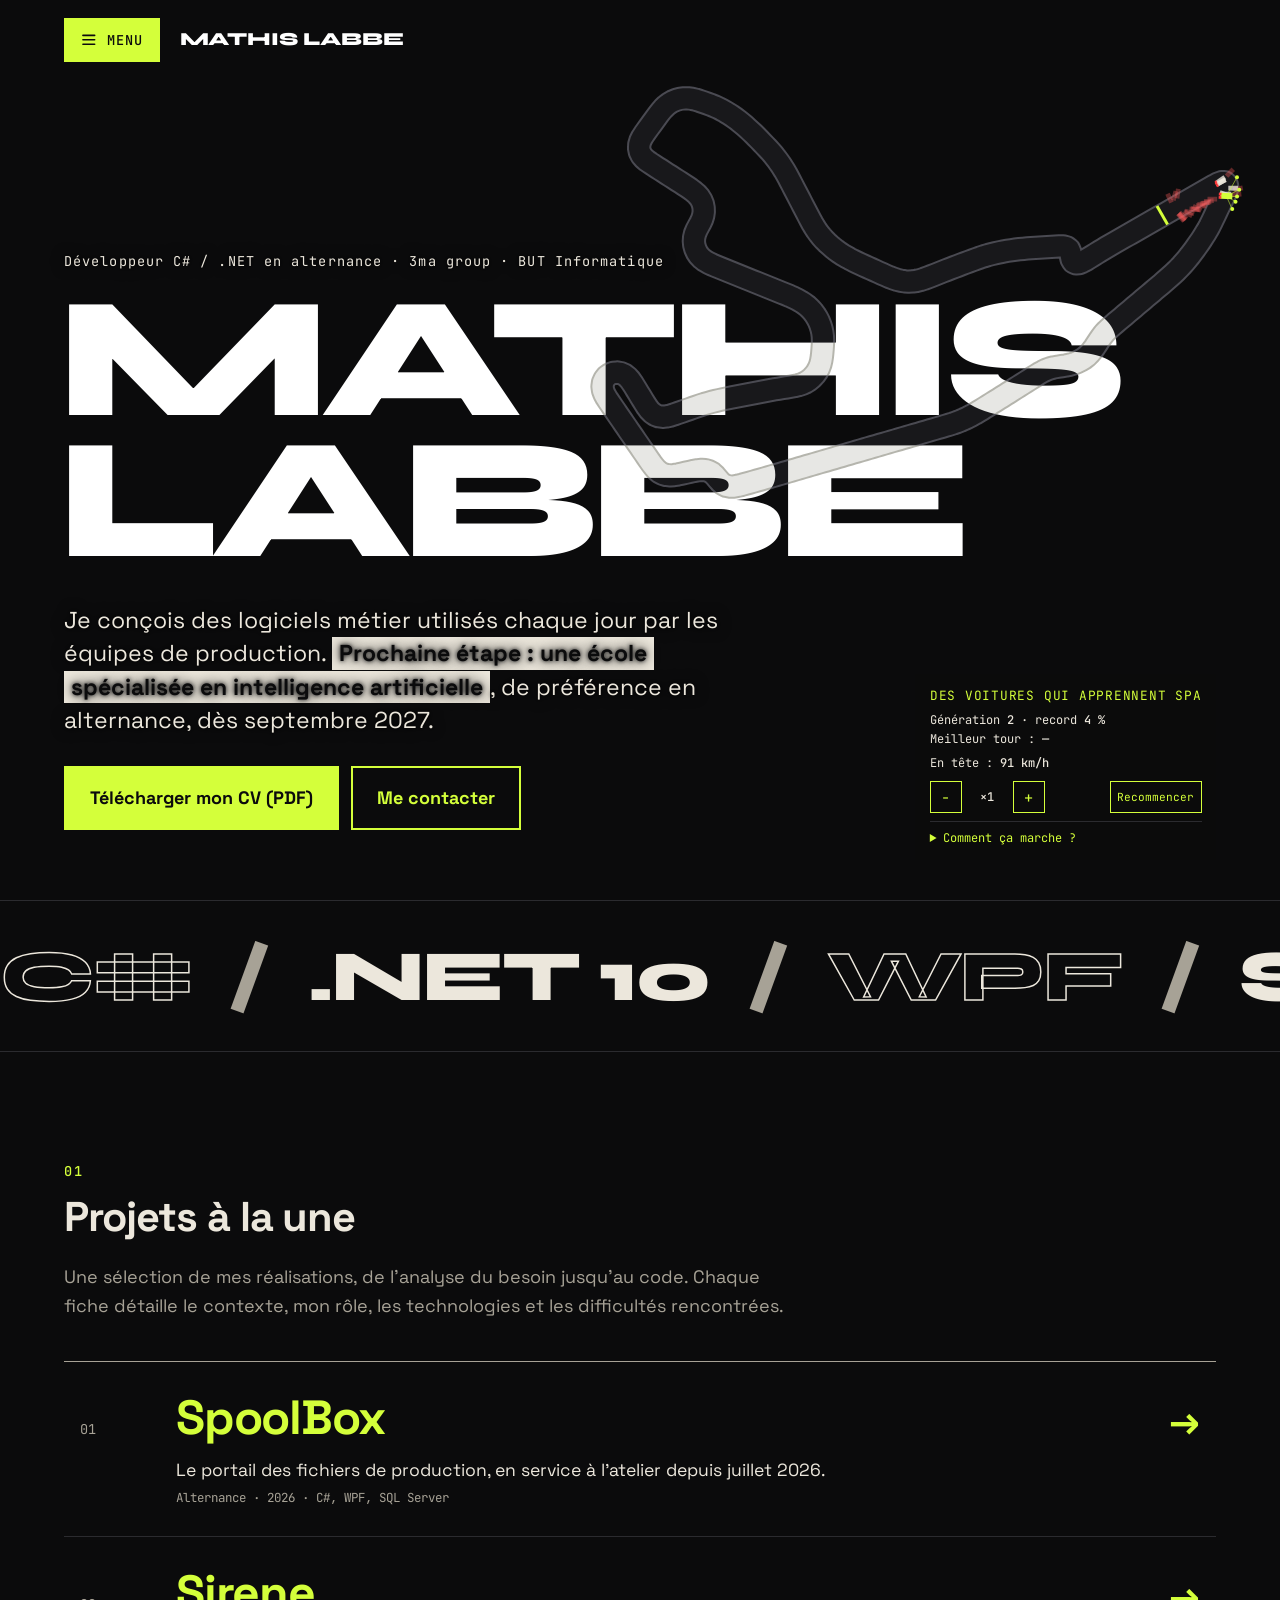
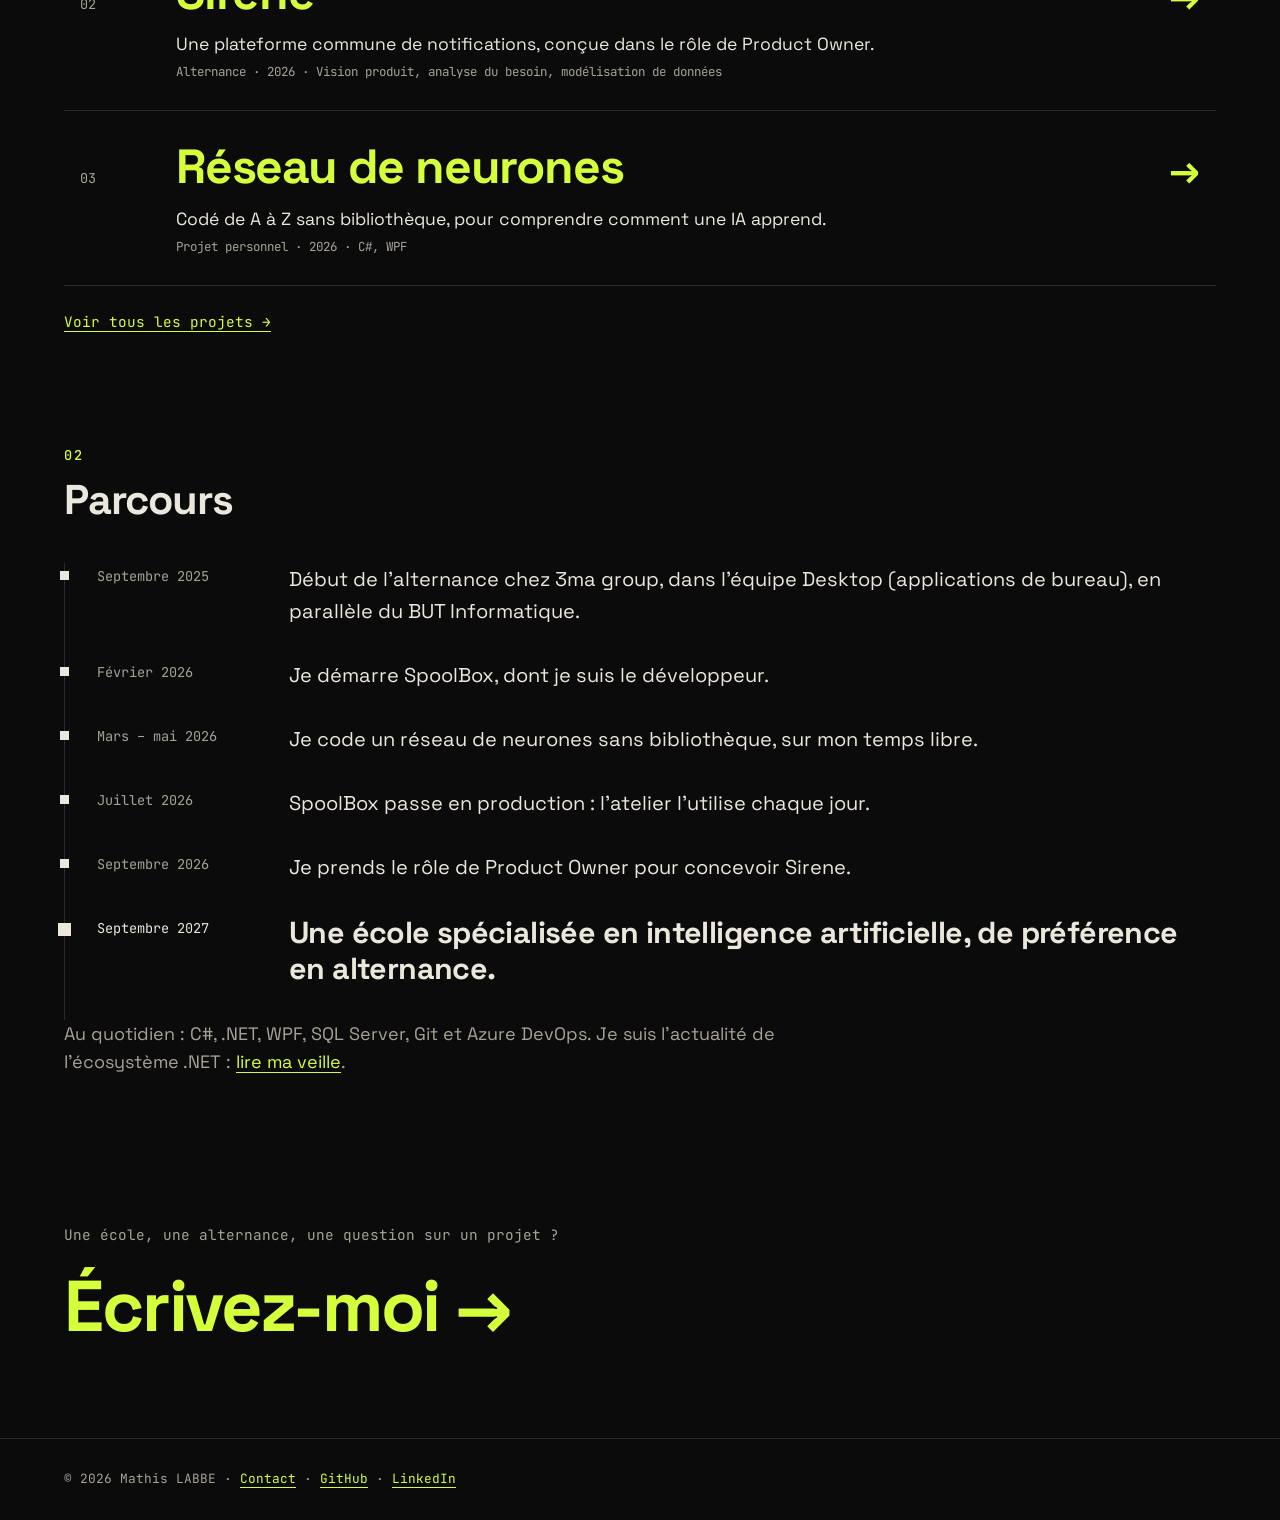
<file: index.html>
<!DOCTYPE html>
<html lang="fr">
<head>
  <meta charset="utf-8">
  <meta name="viewport" content="width=device-width, initial-scale=1">
  <title>Mathis LABBE – Développeur C# / .NET en alternance | Portfolio</title>
  <meta name="description" content="Portfolio de Mathis LABBE, étudiant en BUT Informatique et développeur C# / .NET en alternance chez 3ma group. Applications métier WPF, SQL Server, analyse du besoin.">
  <meta name="theme-color" content="#0b0b0c">
  <link rel="preconnect" href="https://fonts.googleapis.com">
  <link rel="preconnect" href="https://fonts.gstatic.com" crossorigin>
  <link rel="stylesheet" href="https://fonts.googleapis.com/css2?family=JetBrains+Mono:wght@400;500&amp;family=Space+Grotesk:wght@400;500;700&amp;family=Syne:wght@700;800&amp;display=swap">
  <link rel="stylesheet" href="css/style.css">
  <script>document.documentElement.classList.add('js')</script>
  <script src="js/menu.js" defer></script>
  <script src="js/voitures.js" defer></script>
</head>
<body>
  <a class="lien-evitement" href="#contenu">Aller au contenu</a>

  <header class="site">
    <div class="entete">
      <button class="bouton-menu" type="button" aria-expanded="false" aria-controls="menu-principal">
        <svg class="ico-menu" viewBox="0 0 24 24" aria-hidden="true"><path d="M4 6h16M4 12h16M4 18h16"/></svg>
        <svg class="ico-croix" viewBox="0 0 24 24" aria-hidden="true"><path d="M6 6l12 12M18 6L6 18"/></svg>
        <span class="libelle">Menu</span>
      </button>
      <a class="nom" href="index.html">Mathis <span>LABBE</span></a>
    </div>
    <p class="role">Développeur C# / .NET en alternance</p>
    <nav id="menu-principal" aria-label="Menu principal">
      <ul>
          <li><a href="index.html" aria-current="page"><span class="num" aria-hidden="true">01</span>Accueil</a></li>
          <li><a href="a-propos.html"><span class="num" aria-hidden="true">02</span>À propos</a></li>
          <li><a href="projets.html"><span class="num" aria-hidden="true">03</span>Projets</a></li>
          <li><a href="competences.html"><span class="num" aria-hidden="true">04</span>Compétences</a></li>
          <li><a href="veille.html"><span class="num" aria-hidden="true">05</span>Veille</a></li>
          <li><a href="contact.html"><span class="num" aria-hidden="true">06</span>Contact</a></li>
          <li><a href="cv/CV-Mathis-LABBE.pdf" download><span class="num" aria-hidden="true">07</span>CV (PDF)</a></li>
      </ul>
    </nav>
    <p class="liens"><a href="https://github.com/MathisLABBE">GitHub</a> · <a href="https://www.linkedin.com/in/mathis-labbe-92518131b/">LinkedIn</a></p>
  </header>

  <main id="contenu">

    <section class="heros" aria-labelledby="titre-accueil">
      <canvas id="circuit" aria-hidden="true"></canvas>
      <div class="heros-texte">
        <p class="surtitre">Développeur C# / .NET en alternance · 3ma group · BUT Informatique</p>
        <h1 class="geant" id="titre-accueil">Mathis<br>Labbe</h1>
        <p class="accroche">Je conçois des logiciels métier utilisés chaque jour par les équipes de production. <strong>Prochaine étape : une école spécialisée en intelligence artificielle</strong>, de préférence en alternance, dès septembre 2027.</p>
        <p>
          <a class="bouton" href="cv/CV-Mathis-LABBE.pdf" download>Télécharger mon CV (PDF)</a><a class="bouton" href="contact.html">Me contacter</a>
        </p>
      </div>
      <div class="legende-reseau">
        <p class="legende-titre">Des voitures qui apprennent Spa</p>
        <p class="legende-stats">Génération <b id="voitures-generation">1</b> · record <b id="voitures-record">0 %</b><br>Meilleur tour : <b id="voitures-tour">—</b></p>
        <p class="legende-stats">En tête : <b id="voitures-vitesse">—</b> <span id="voitures-pedale" class="pedale"></span></p>
        <p class="legende-jalon" id="voitures-jalon"></p>
        <div class="legende-commandes">
          <button type="button" id="voitures-ralentir" aria-label="Ralentir la simulation">−</button>
          <b id="voitures-multiplicateur" aria-live="polite">×1</b>
          <button type="button" id="voitures-accelerer" aria-label="Accélérer la simulation">+</button>
          <button type="button" id="voitures-relancer" class="relancer">Recommencer</button>
        </div>
        <details class="legende-details">
          <summary>Comment ça marche ?</summary>
          <p>Sur le vrai tracé de Spa-Francorchamps, chaque voiture est pilotée par un petit <b>réseau de neurones</b> codé sans bibliothèque. Elle ne voit que les bords (traits verts) et sa vitesse, et choisit de tourner, d'accélérer ou de freiner. Trop vite en virage, elle dérape. Les meilleures de chaque génération sont gardées et légèrement modifiées.</p>
          <p class="legende-note">Chrono et vitesse à l'échelle du vrai circuit : 7 km, 340 km/h en pointe. Les boutons − et + changent la vitesse de la simulation.</p>
        </details>
      </div>
    </section>

    <div class="defilant" aria-hidden="true">
      <div><span>C#</span><i>/</i><span>.NET 10</span><i>/</i><span>WPF</span><i>/</i><span>SQL Server</span><i>/</i><span>Azure DevOps</span><i>/</i><span>Scrum</span><i>/</i><span>Python</span><i>/</i><span>Réseaux de neurones</span><i>/</i><span>C#</span><i>/</i><span>.NET 10</span><i>/</i><span>WPF</span><i>/</i><span>SQL Server</span><i>/</i><span>Azure DevOps</span><i>/</i><span>Scrum</span><i>/</i><span>Python</span><i>/</i><span>Réseaux de neurones</span><i>/</i></div>
    </div>

    <section class="section-accueil">
      <h2>Projets à la une</h2>
      <p>Une sélection de mes réalisations, de l'analyse du besoin jusqu'au code. Chaque fiche détaille le contexte, mon rôle, les technologies et les difficultés rencontrées.</p>
      <div class="liste-projets">
        <a class="ligne-projet" href="projets/spoolbox.html">
          <span class="num">01</span>
          <span class="titre">SpoolBox</span>
          <span class="fleche" aria-hidden="true">→</span>
          <span class="desc">Le portail des fichiers de production, en service à l'atelier depuis juillet 2026.</span>
          <span class="meta">Alternance · 2026 · C#, WPF, SQL Server</span>
        </a>
        <a class="ligne-projet" href="projets/sirene.html">
          <span class="num">02</span>
          <span class="titre">Sirene</span>
          <span class="fleche" aria-hidden="true">→</span>
          <span class="desc">Une plateforme commune de notifications, conçue dans le rôle de Product Owner.</span>
          <span class="meta">Alternance · 2026 · Vision produit, analyse du besoin, modélisation de données</span>
        </a>
        <a class="ligne-projet" href="projets/projet-ia.html">
          <span class="num">03</span>
          <span class="titre">Réseau de neurones</span>
          <span class="fleche" aria-hidden="true">→</span>
          <span class="desc">Codé de A à Z sans bibliothèque, pour comprendre comment une IA apprend.</span>
          <span class="meta">Projet personnel · 2026 · C#, WPF</span>
        </a>
      </div>
      <a class="tous-projets" href="projets.html">Voir tous les projets →</a>
    </section>

    <section class="section-accueil">
      <h2>Parcours</h2>
      <ol class="parcours">
        <li><span class="date">Septembre 2025</span><span class="quoi">Début de l'alternance chez 3ma group, dans l'équipe Desktop (applications de bureau), en parallèle du BUT Informatique.</span></li>
        <li><span class="date">Février 2026</span><span class="quoi">Je démarre SpoolBox, dont je suis le développeur.</span></li>
        <li><span class="date">Mars – mai 2026</span><span class="quoi">Je code un réseau de neurones sans bibliothèque, sur mon temps libre.</span></li>
        <li><span class="date">Juillet 2026</span><span class="quoi">SpoolBox passe en production : l'atelier l'utilise chaque jour.</span></li>
        <li><span class="date">Septembre 2026</span><span class="quoi">Je prends le rôle de Product Owner pour concevoir Sirene.</span></li>
        <li class="avenir"><span class="date">Septembre 2027</span><span class="quoi">Une école spécialisée en intelligence artificielle, de préférence en alternance.</span></li>
      </ol>
      <p>Au quotidien : C#, .NET, WPF, SQL Server, Git et Azure DevOps. Je suis l'actualité de l'écosystème .NET : <a href="veille.html">lire ma veille</a>.</p>
    </section>

    <section class="appel">
      <p>Une école, une alternance, une question sur un projet ?</p>
      <a href="contact.html">Écrivez-moi →</a>
    </section>

  </main>

  <footer class="site">
    <div class="contenu">
      <p>© 2026 Mathis LABBE · <a href="contact.html">Contact</a> · <a href="https://github.com/MathisLABBE">GitHub</a> · <a href="https://www.linkedin.com/in/mathis-labbe-92518131b/">LinkedIn</a></p>
    </div>
  </footer>
</body>
</html>
</file>
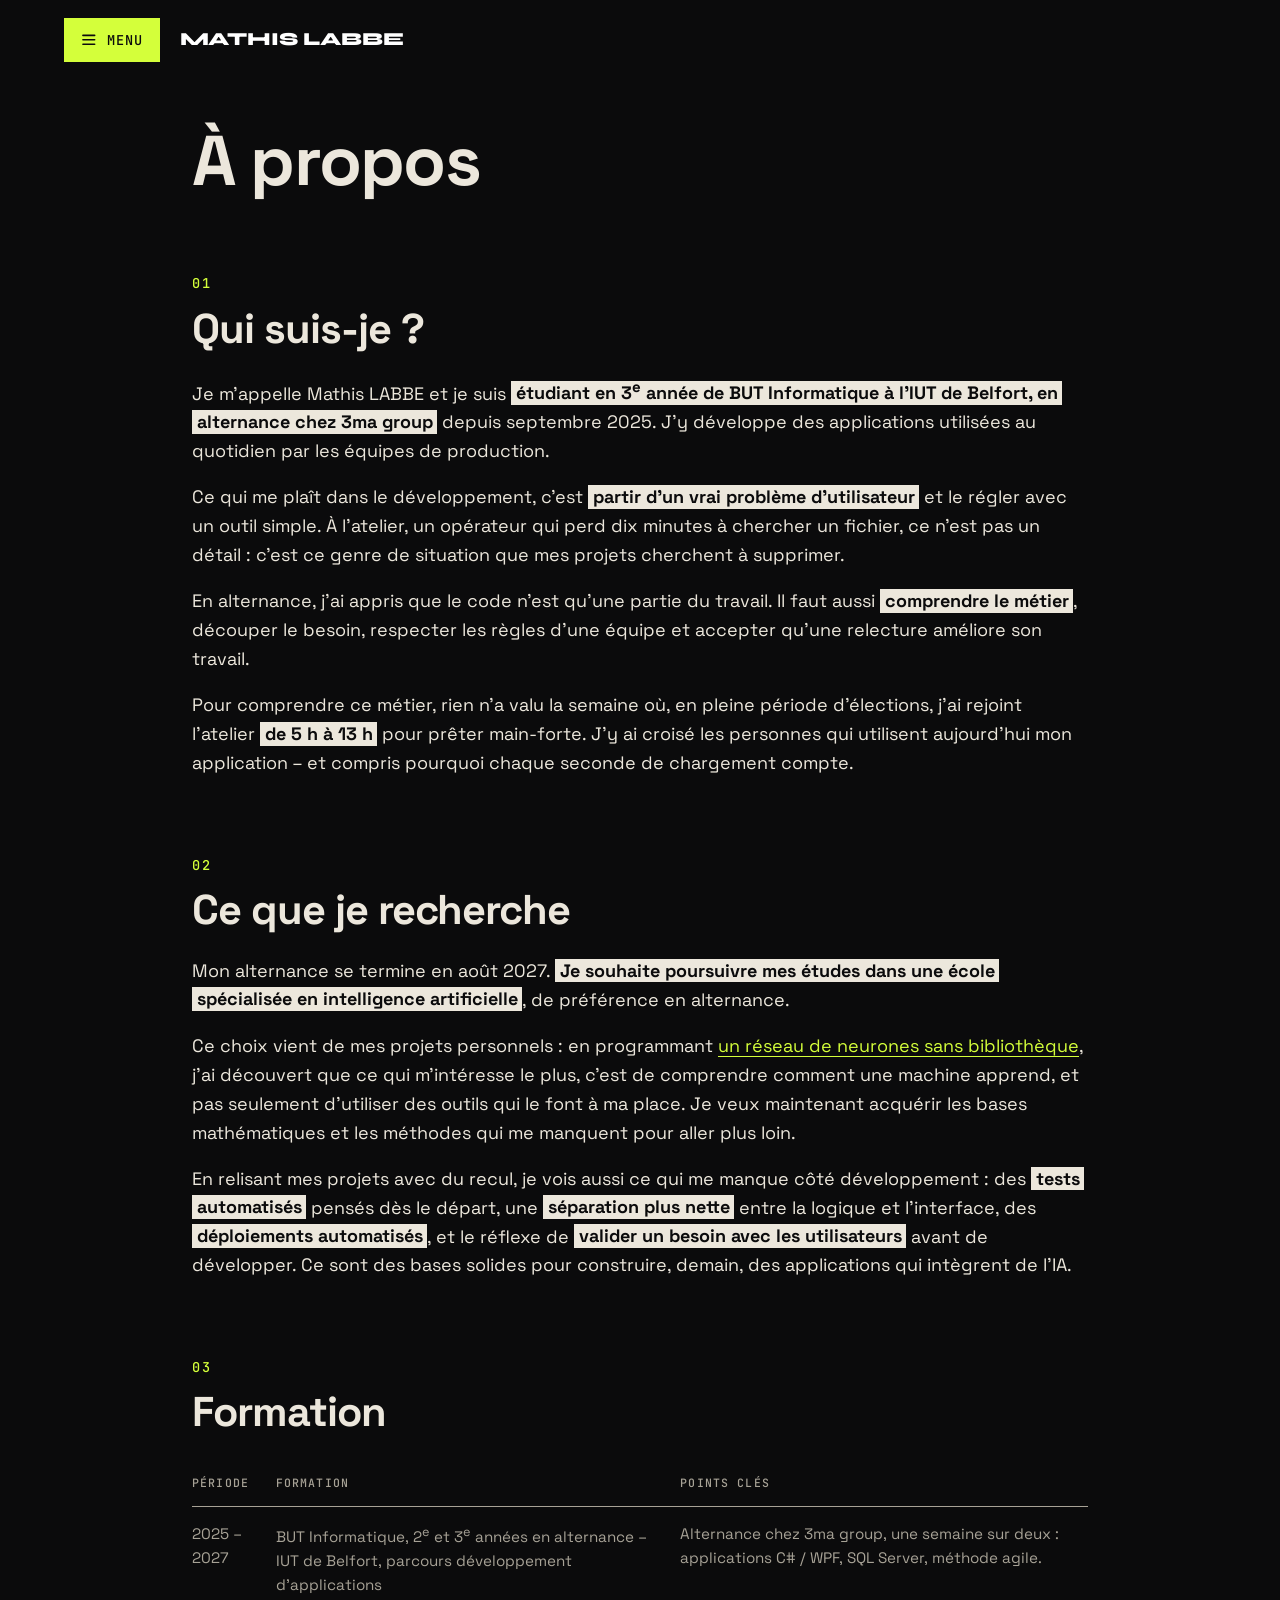
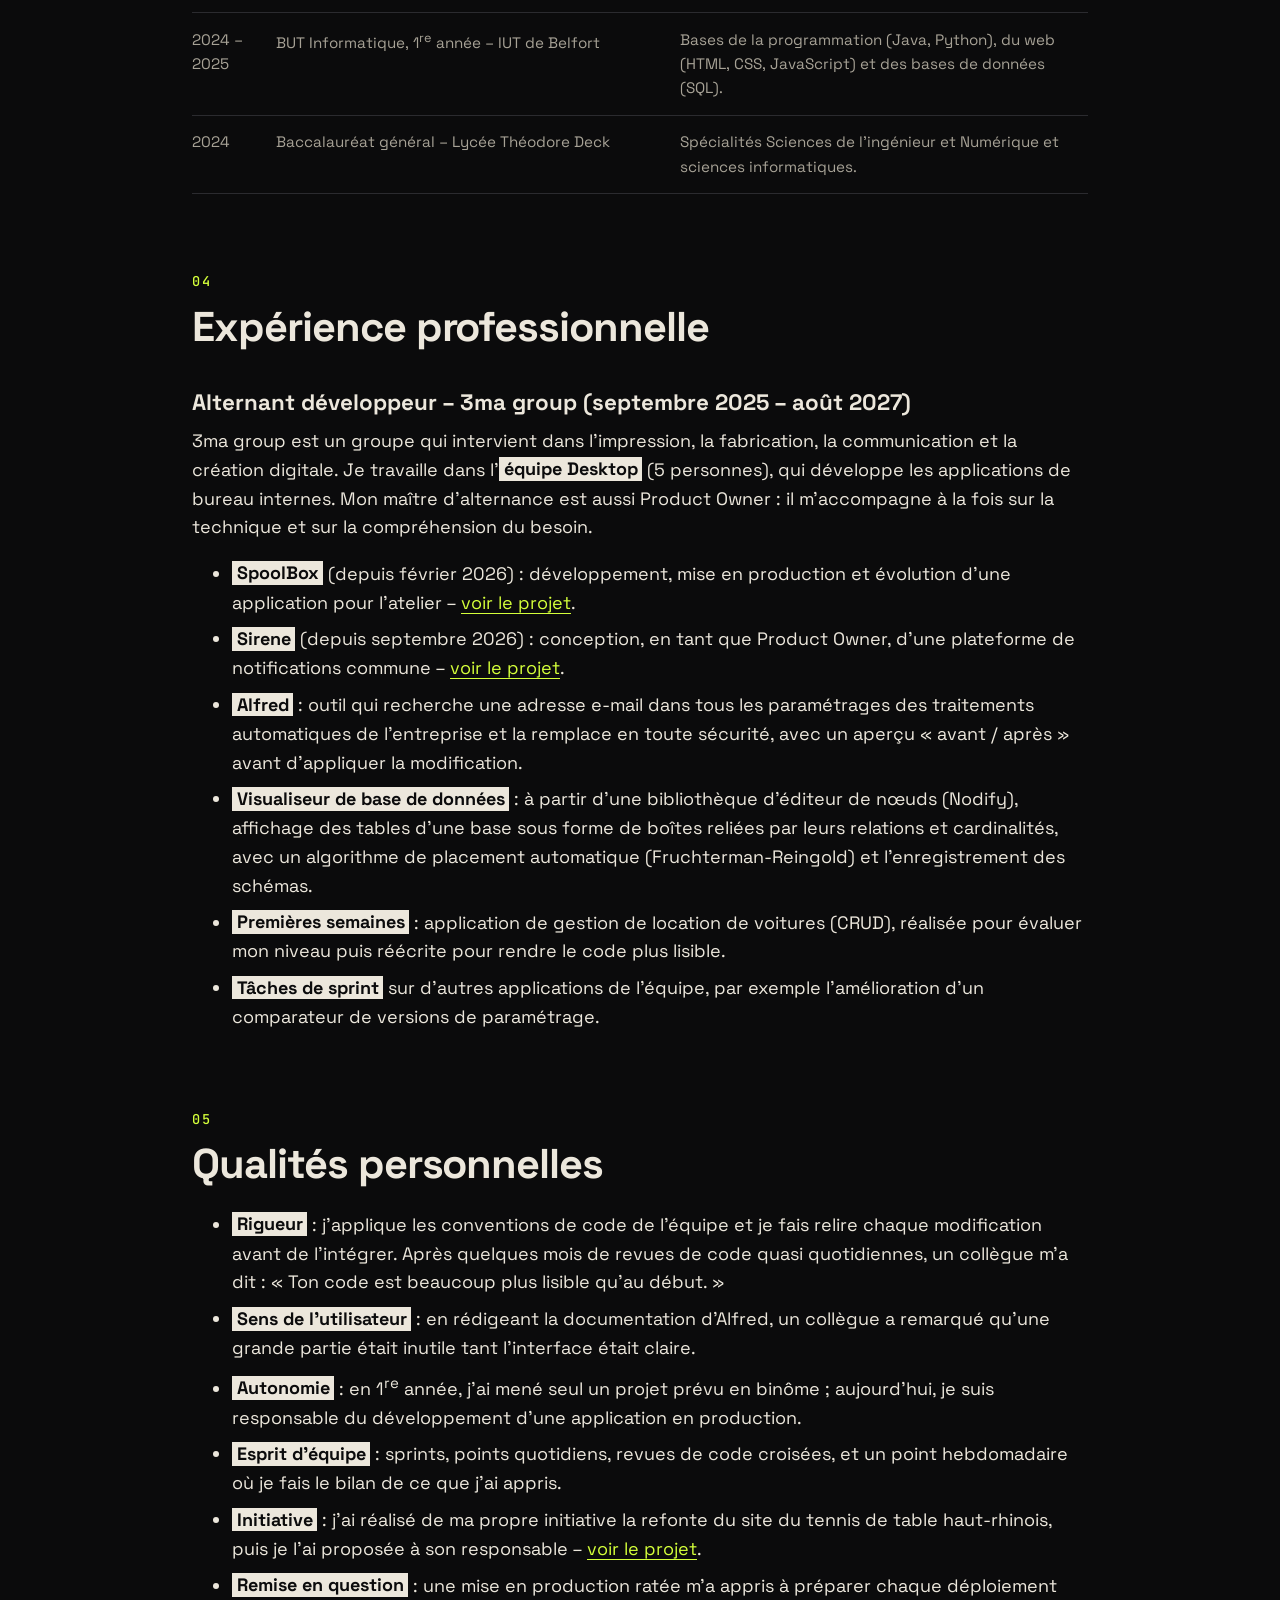
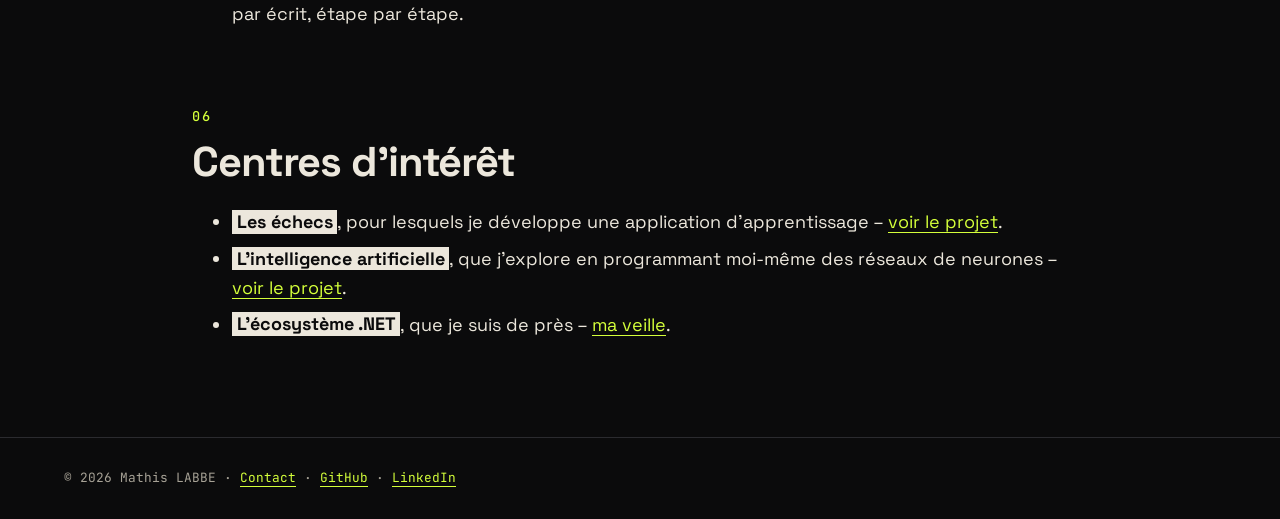
<file: a-propos.html>
<!DOCTYPE html>
<html lang="fr">
<head>
  <meta charset="utf-8">
  <meta name="viewport" content="width=device-width, initial-scale=1">
  <title>À propos – Mathis LABBE, étudiant en BUT Informatique en alternance</title>
  <meta name="description" content="Qui est Mathis LABBE : BUT Informatique à l'IUT de Belfort, alternance en développement C# / .NET chez 3ma group, qualités personnelles et centres d'intérêt.">
  <meta name="theme-color" content="#0b0b0c">
  <link rel="preconnect" href="https://fonts.googleapis.com">
  <link rel="preconnect" href="https://fonts.gstatic.com" crossorigin>
  <link rel="stylesheet" href="https://fonts.googleapis.com/css2?family=JetBrains+Mono:wght@400;500&amp;family=Space+Grotesk:wght@400;500;700&amp;family=Syne:wght@700;800&amp;display=swap">
  <link rel="stylesheet" href="css/style.css">
  <script>document.documentElement.classList.add('js')</script>
  <script src="js/menu.js" defer></script>
</head>
<body>
  <a class="lien-evitement" href="#contenu">Aller au contenu</a>

  <header class="site">
    <div class="entete">
      <button class="bouton-menu" type="button" aria-expanded="false" aria-controls="menu-principal">
        <svg class="ico-menu" viewBox="0 0 24 24" aria-hidden="true"><path d="M4 6h16M4 12h16M4 18h16"/></svg>
        <svg class="ico-croix" viewBox="0 0 24 24" aria-hidden="true"><path d="M6 6l12 12M18 6L6 18"/></svg>
        <span class="libelle">Menu</span>
      </button>
      <a class="nom" href="index.html">Mathis <span>LABBE</span></a>
    </div>
    <p class="role">Développeur C# / .NET en alternance</p>
    <nav id="menu-principal" aria-label="Menu principal">
      <ul>
          <li><a href="index.html"><span class="num" aria-hidden="true">01</span>Accueil</a></li>
          <li><a href="a-propos.html" aria-current="page"><span class="num" aria-hidden="true">02</span>À propos</a></li>
          <li><a href="projets.html"><span class="num" aria-hidden="true">03</span>Projets</a></li>
          <li><a href="competences.html"><span class="num" aria-hidden="true">04</span>Compétences</a></li>
          <li><a href="veille.html"><span class="num" aria-hidden="true">05</span>Veille</a></li>
          <li><a href="contact.html"><span class="num" aria-hidden="true">06</span>Contact</a></li>
          <li><a href="cv/CV-Mathis-LABBE.pdf" download><span class="num" aria-hidden="true">07</span>CV (PDF)</a></li>
      </ul>
    </nav>
    <p class="liens"><a href="https://github.com/MathisLABBE">GitHub</a> · <a href="https://www.linkedin.com/in/mathis-labbe-92518131b/">LinkedIn</a></p>
  </header>

  <main id="contenu" class="contenu">

    <h1>À propos</h1>

    <section>
      <h2>Qui suis-je ?</h2>
      <p>Je m'appelle Mathis LABBE et je suis <strong>étudiant en 3<sup>e</sup> année de BUT Informatique à l'IUT de Belfort, en alternance chez 3ma group</strong> depuis septembre 2025. J'y développe des applications utilisées au quotidien par les équipes de production.</p>
      <p>Ce qui me plaît dans le développement, c'est <strong>partir d'un vrai problème d'utilisateur</strong> et le régler avec un outil simple. À l'atelier, un opérateur qui perd dix minutes à chercher un fichier, ce n'est pas un détail : c'est ce genre de situation que mes projets cherchent à supprimer.</p>
      <p>En alternance, j'ai appris que le code n'est qu'une partie du travail. Il faut aussi <strong>comprendre le métier</strong>, découper le besoin, respecter les règles d'une équipe et accepter qu'une relecture améliore son travail.</p>
      <p>Pour comprendre ce métier, rien n'a valu la semaine où, en pleine période d'élections, j'ai rejoint l'atelier <strong>de 5 h à 13 h</strong> pour prêter main-forte. J'y ai croisé les personnes qui utilisent aujourd'hui mon application – et compris pourquoi chaque seconde de chargement compte.</p>
    </section>

    <section>
      <h2>Ce que je recherche</h2>
      <p>Mon alternance se termine en août 2027. <strong>Je souhaite poursuivre mes études dans une école spécialisée en intelligence artificielle</strong>, de préférence en alternance.</p>
      <p>Ce choix vient de mes projets personnels : en programmant <a href="projets/projet-ia.html">un réseau de neurones sans bibliothèque</a>, j'ai découvert que ce qui m'intéresse le plus, c'est de comprendre comment une machine apprend, et pas seulement d'utiliser des outils qui le font à ma place. Je veux maintenant acquérir les bases mathématiques et les méthodes qui me manquent pour aller plus loin.</p>
      <p>En relisant mes projets avec du recul, je vois aussi ce qui me manque côté développement : des <strong>tests automatisés</strong> pensés dès le départ, une <strong>séparation plus nette</strong> entre la logique et l'interface, des <strong>déploiements automatisés</strong>, et le réflexe de <strong>valider un besoin avec les utilisateurs</strong> avant de développer. Ce sont des bases solides pour construire, demain, des applications qui intègrent de l'IA.</p>
    </section>

    <section>
      <h2>Formation</h2>
      <div class="tableau-defilant">
        <table>
          <thead>
            <tr><th scope="col">Période</th><th scope="col">Formation</th><th scope="col">Points clés</th></tr>
          </thead>
          <tbody>
            <tr>
              <td>2025 – 2027</td>
              <td>BUT Informatique, 2<sup>e</sup> et 3<sup>e</sup> années en alternance – IUT de Belfort, parcours développement d'applications</td>
              <td>Alternance chez 3ma group, une semaine sur deux : applications C# / WPF, SQL Server, méthode agile.</td>
            </tr>
            <tr>
              <td>2024 – 2025</td>
              <td>BUT Informatique, 1<sup>re</sup> année – IUT de Belfort</td>
              <td>Bases de la programmation (Java, Python), du web (HTML, CSS, JavaScript) et des bases de données (SQL).</td>
            </tr>
            <tr>
              <td>2024</td>
              <td>Baccalauréat général – Lycée Théodore Deck</td>
              <td>Spécialités Sciences de l'ingénieur et Numérique et sciences informatiques.</td>
            </tr>
          </tbody>
        </table>
      </div>
    </section>

    <section>
      <h2>Expérience professionnelle</h2>
      <h3>Alternant développeur – 3ma group (septembre 2025 – août 2027)</h3>
      <p>3ma group est un groupe qui intervient dans l'impression, la fabrication, la communication et la création digitale. Je travaille dans l'<strong>équipe Desktop</strong> (5 personnes), qui développe les applications de bureau internes. Mon maître d'alternance est aussi Product Owner : il m'accompagne à la fois sur la technique et sur la compréhension du besoin.</p>
      <ul>
        <li><strong>SpoolBox</strong> (depuis février 2026) : développement, mise en production et évolution d'une application pour l'atelier – <a href="projets/spoolbox.html">voir le projet</a>.</li>
        <li><strong>Sirene</strong> (depuis septembre 2026) : conception, en tant que Product Owner, d'une plateforme de notifications commune – <a href="projets/sirene.html">voir le projet</a>.</li>
        <li><strong>Alfred</strong> : outil qui recherche une adresse e-mail dans tous les paramétrages des traitements automatiques de l'entreprise et la remplace en toute sécurité, avec un aperçu « avant / après » avant d'appliquer la modification.</li>
        <li><strong>Visualiseur de base de données</strong> : à partir d'une bibliothèque d'éditeur de nœuds (Nodify), affichage des tables d'une base sous forme de boîtes reliées par leurs relations et cardinalités, avec un algorithme de placement automatique (Fruchterman-Reingold) et l'enregistrement des schémas.</li>
        <li><strong>Premières semaines</strong> : application de gestion de location de voitures (CRUD), réalisée pour évaluer mon niveau puis réécrite pour rendre le code plus lisible.</li>
        <li><strong>Tâches de sprint</strong> sur d'autres applications de l'équipe, par exemple l'amélioration d'un comparateur de versions de paramétrage.</li>
      </ul>
    </section>

    <section>
      <h2>Qualités personnelles</h2>
      <ul>
        <li><strong>Rigueur</strong> : j'applique les conventions de code de l'équipe et je fais relire chaque modification avant de l'intégrer. Après quelques mois de revues de code quasi quotidiennes, un collègue m'a dit : « Ton code est beaucoup plus lisible qu'au début. »</li>
        <li><strong>Sens de l'utilisateur</strong> : en rédigeant la documentation d'Alfred, un collègue a remarqué qu'une grande partie était inutile tant l'interface était claire.</li>
        <li><strong>Autonomie</strong> : en 1<sup>re</sup> année, j'ai mené seul un projet prévu en binôme ; aujourd'hui, je suis responsable du développement d'une application en production.</li>
        <li><strong>Esprit d'équipe</strong> : sprints, points quotidiens, revues de code croisées, et un point hebdomadaire où je fais le bilan de ce que j'ai appris.</li>
        <li><strong>Initiative</strong> : j'ai réalisé de ma propre initiative la refonte du site du tennis de table haut-rhinois, puis je l'ai proposée à son responsable – <a href="projets/refonte-site.html">voir le projet</a>.</li>
        <li><strong>Remise en question</strong> : une mise en production ratée m'a appris à préparer chaque déploiement par écrit, étape par étape.</li>
      </ul>
    </section>

    <section>
      <h2>Centres d'intérêt</h2>
      <ul>
        <li><strong>Les échecs</strong>, pour lesquels je développe une application d'apprentissage – <a href="projets/echecs.html">voir le projet</a>.</li>
        <li><strong>L'intelligence artificielle</strong>, que j'explore en programmant moi-même des réseaux de neurones – <a href="projets/projet-ia.html">voir le projet</a>.</li>
        <li><strong>L'écosystème .NET</strong>, que je suis de près – <a href="veille.html">ma veille</a>.</li>      </ul>
    </section>

  </main>

  <footer class="site">
    <div class="contenu">
      <p>© 2026 Mathis LABBE · <a href="contact.html">Contact</a> · <a href="https://github.com/MathisLABBE">GitHub</a> · <a href="https://www.linkedin.com/in/mathis-labbe-92518131b/">LinkedIn</a></p>
    </div>
  </footer>
</body>
</html>
</file>
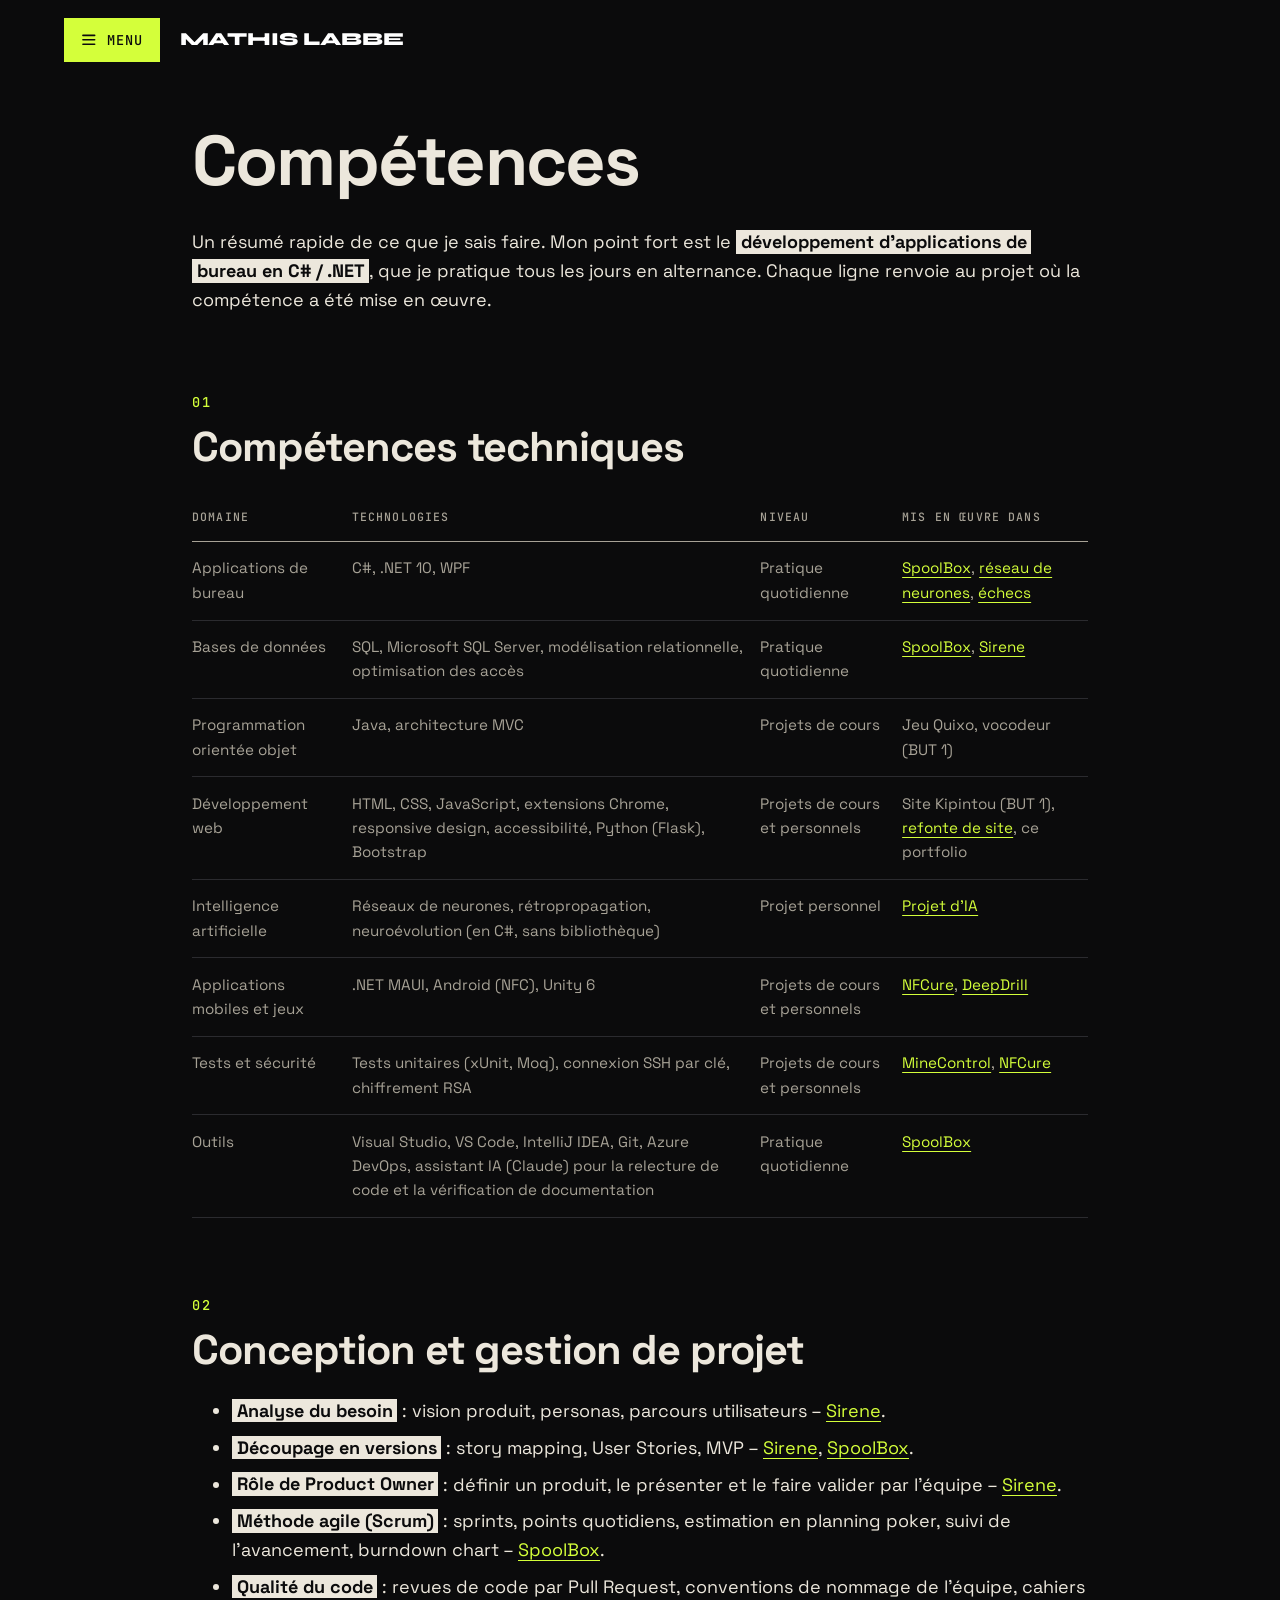
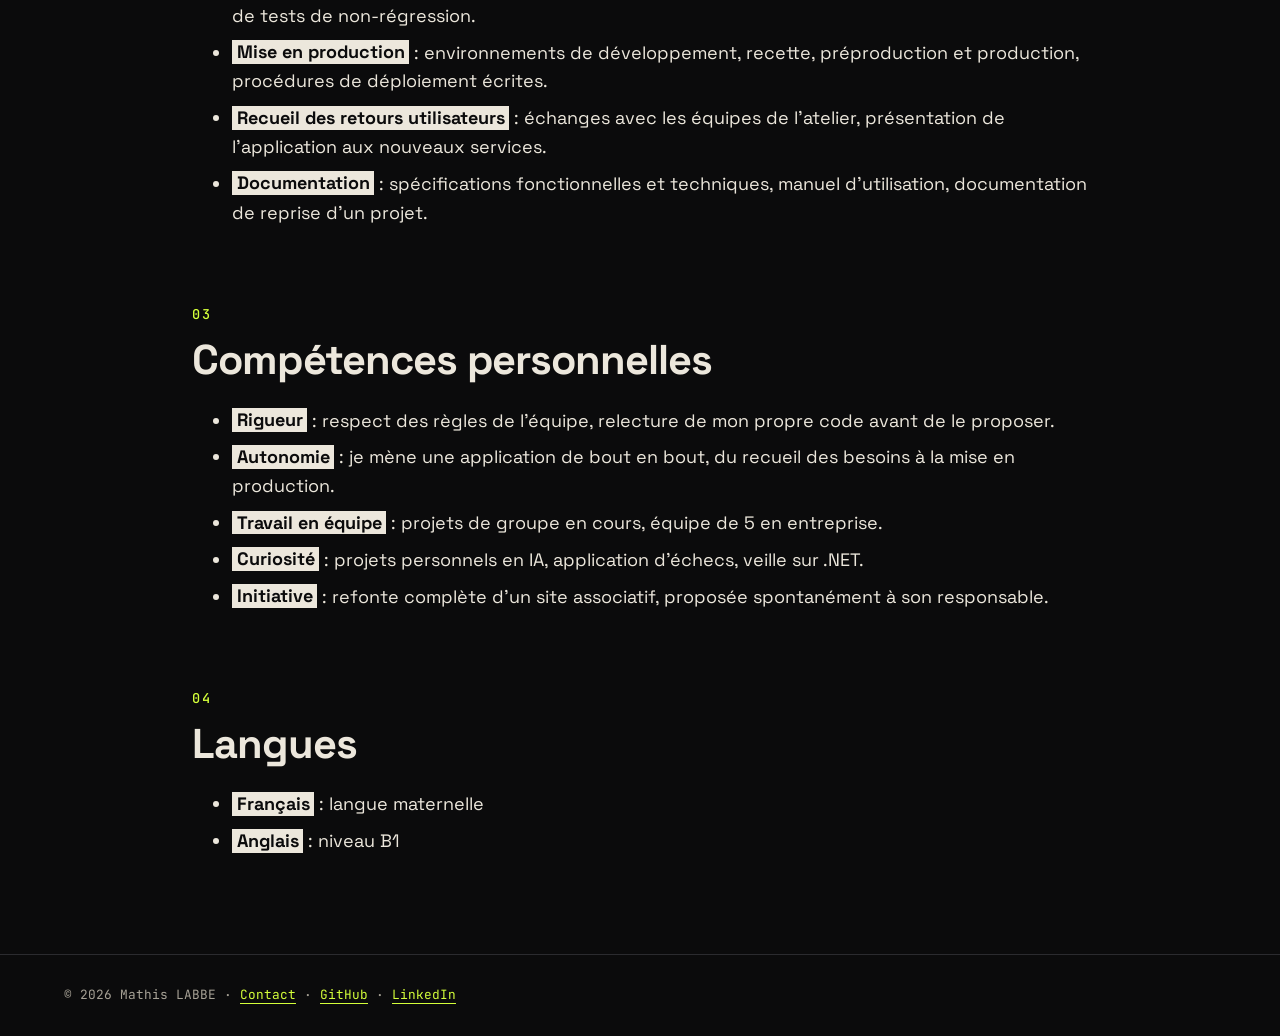
<file: competences.html>
<!DOCTYPE html>
<html lang="fr">
<head>
  <meta charset="utf-8">
  <meta name="viewport" content="width=device-width, initial-scale=1">
  <title>Compétences – C#, .NET, WPF, SQL Server, méthode agile | Mathis LABBE</title>
  <meta name="description" content="Compétences techniques et personnelles de Mathis LABBE : C#, .NET, WPF, SQL Server, Java, Python, développement web, Git, Azure DevOps, Scrum, analyse du besoin.">
  <meta name="theme-color" content="#0b0b0c">
  <link rel="preconnect" href="https://fonts.googleapis.com">
  <link rel="preconnect" href="https://fonts.gstatic.com" crossorigin>
  <link rel="stylesheet" href="https://fonts.googleapis.com/css2?family=JetBrains+Mono:wght@400;500&amp;family=Space+Grotesk:wght@400;500;700&amp;family=Syne:wght@700;800&amp;display=swap">
  <link rel="stylesheet" href="css/style.css">
  <script>document.documentElement.classList.add('js')</script>
  <script src="js/menu.js" defer></script>
</head>
<body>
  <a class="lien-evitement" href="#contenu">Aller au contenu</a>

  <header class="site">
    <div class="entete">
      <button class="bouton-menu" type="button" aria-expanded="false" aria-controls="menu-principal">
        <svg class="ico-menu" viewBox="0 0 24 24" aria-hidden="true"><path d="M4 6h16M4 12h16M4 18h16"/></svg>
        <svg class="ico-croix" viewBox="0 0 24 24" aria-hidden="true"><path d="M6 6l12 12M18 6L6 18"/></svg>
        <span class="libelle">Menu</span>
      </button>
      <a class="nom" href="index.html">Mathis <span>LABBE</span></a>
    </div>
    <p class="role">Développeur C# / .NET en alternance</p>
    <nav id="menu-principal" aria-label="Menu principal">
      <ul>
          <li><a href="index.html"><span class="num" aria-hidden="true">01</span>Accueil</a></li>
          <li><a href="a-propos.html"><span class="num" aria-hidden="true">02</span>À propos</a></li>
          <li><a href="projets.html"><span class="num" aria-hidden="true">03</span>Projets</a></li>
          <li><a href="competences.html" aria-current="page"><span class="num" aria-hidden="true">04</span>Compétences</a></li>
          <li><a href="veille.html"><span class="num" aria-hidden="true">05</span>Veille</a></li>
          <li><a href="contact.html"><span class="num" aria-hidden="true">06</span>Contact</a></li>
          <li><a href="cv/CV-Mathis-LABBE.pdf" download><span class="num" aria-hidden="true">07</span>CV (PDF)</a></li>
      </ul>
    </nav>
    <p class="liens"><a href="https://github.com/MathisLABBE">GitHub</a> · <a href="https://www.linkedin.com/in/mathis-labbe-92518131b/">LinkedIn</a></p>
  </header>

  <main id="contenu" class="contenu">

    <h1>Compétences</h1>
    <p>Un résumé rapide de ce que je sais faire. Mon point fort est le <strong>développement d'applications de bureau en C# / .NET</strong>, que je pratique tous les jours en alternance. Chaque ligne renvoie au projet où la compétence a été mise en œuvre.</p>

    <section>
      <h2>Compétences techniques</h2>
      <div class="tableau-defilant">
        <table>
          <thead>
            <tr><th scope="col">Domaine</th><th scope="col">Technologies</th><th scope="col">Niveau</th><th scope="col">Mis en œuvre dans</th></tr>
          </thead>
          <tbody>
            <tr>
              <td>Applications de bureau</td>
              <td>C#, .NET 10, WPF</td>
              <td>Pratique quotidienne</td>
              <td><a href="projets/spoolbox.html">SpoolBox</a>, <a href="projets/projet-ia.html">réseau de neurones</a>, <a href="projets/echecs.html">échecs</a></td>
            </tr>
            <tr>
              <td>Bases de données</td>
              <td>SQL, Microsoft SQL Server, modélisation relationnelle, optimisation des accès</td>
              <td>Pratique quotidienne</td>
              <td><a href="projets/spoolbox.html">SpoolBox</a>, <a href="projets/sirene.html">Sirene</a></td>
            </tr>
            <tr>
              <td>Programmation orientée objet</td>
              <td>Java, architecture MVC</td>
              <td>Projets de cours</td>
              <td>Jeu Quixo, vocodeur (BUT 1)</td>
            </tr>
            <tr>
              <td>Développement web</td>
              <td>HTML, CSS, JavaScript, extensions Chrome, responsive design, accessibilité, Python (Flask), Bootstrap</td>
              <td>Projets de cours et personnels</td>
              <td>Site Kipintou (BUT 1), <a href="projets/refonte-site.html">refonte de site</a>, ce portfolio</td>
            </tr>
            <tr>
              <td>Intelligence artificielle</td>
              <td>Réseaux de neurones, rétropropagation, neuroévolution (en C#, sans bibliothèque)</td>
              <td>Projet personnel</td>
              <td><a href="projets/projet-ia.html">Projet d'IA</a></td>
            </tr>
            <tr>
              <td>Applications mobiles et jeux</td>
              <td>.NET MAUI, Android (NFC), Unity 6</td>
              <td>Projets de cours et personnels</td>
              <td><a href="https://github.com/MathisLABBE/NFCure">NFCure</a>, <a href="https://github.com/MathisLABBE/DeepDrill">DeepDrill</a></td>
            </tr>
            <tr>
              <td>Tests et sécurité</td>
              <td>Tests unitaires (xUnit, Moq), connexion SSH par clé, chiffrement RSA</td>
              <td>Projets de cours et personnels</td>
              <td><a href="https://github.com/MathisLABBE/MineControl">MineControl</a>, <a href="https://github.com/MathisLABBE/NFCure">NFCure</a></td>
            </tr>
            <tr>
              <td>Outils</td>
              <td>Visual Studio, VS Code, IntelliJ IDEA, Git, Azure DevOps, assistant IA (Claude) pour la relecture de code et la vérification de documentation</td>
              <td>Pratique quotidienne</td>
              <td><a href="projets/spoolbox.html">SpoolBox</a></td>
            </tr>
          </tbody>
        </table>
      </div>
    </section>

    <section>
      <h2>Conception et gestion de projet</h2>
      <ul>
        <li><strong>Analyse du besoin</strong> : vision produit, personas, parcours utilisateurs – <a href="projets/sirene.html">Sirene</a>.</li>
        <li><strong>Découpage en versions</strong> : story mapping, User Stories, MVP – <a href="projets/sirene.html">Sirene</a>, <a href="projets/spoolbox.html">SpoolBox</a>.</li>
        <li><strong>Rôle de Product Owner</strong> : définir un produit, le présenter et le faire valider par l'équipe – <a href="projets/sirene.html">Sirene</a>.</li>
        <li><strong>Méthode agile (Scrum)</strong> : sprints, points quotidiens, estimation en planning poker, suivi de l'avancement, burndown chart – <a href="projets/spoolbox.html">SpoolBox</a>.</li>
        <li><strong>Qualité du code</strong> : revues de code par Pull Request, conventions de nommage de l'équipe, cahiers de tests de non-régression.</li>
        <li><strong>Mise en production</strong> : environnements de développement, recette, préproduction et production, procédures de déploiement écrites.</li>
        <li><strong>Recueil des retours utilisateurs</strong> : échanges avec les équipes de l'atelier, présentation de l'application aux nouveaux services.</li>
        <li><strong>Documentation</strong> : spécifications fonctionnelles et techniques, manuel d'utilisation, documentation de reprise d'un projet.</li>
      </ul>
    </section>

    <section>
      <h2>Compétences personnelles</h2>
      <ul>
        <li><strong>Rigueur</strong> : respect des règles de l'équipe, relecture de mon propre code avant de le proposer.</li>
        <li><strong>Autonomie</strong> : je mène une application de bout en bout, du recueil des besoins à la mise en production.</li>
        <li><strong>Travail en équipe</strong> : projets de groupe en cours, équipe de 5 en entreprise.</li>
        <li><strong>Curiosité</strong> : projets personnels en IA, application d'échecs, veille sur .NET.</li>
        <li><strong>Initiative</strong> : refonte complète d'un site associatif, proposée spontanément à son responsable.</li>
      </ul>
    </section>

    <section>
      <h2>Langues</h2>
      <ul>
        <li><strong>Français</strong> : langue maternelle</li>
        <li><strong>Anglais</strong> : niveau B1</li>
      </ul>
    </section>

  </main>

  <footer class="site">
    <div class="contenu">
      <p>© 2026 Mathis LABBE · <a href="contact.html">Contact</a> · <a href="https://github.com/MathisLABBE">GitHub</a> · <a href="https://www.linkedin.com/in/mathis-labbe-92518131b/">LinkedIn</a></p>
    </div>
  </footer>
</body>
</html>
</file>
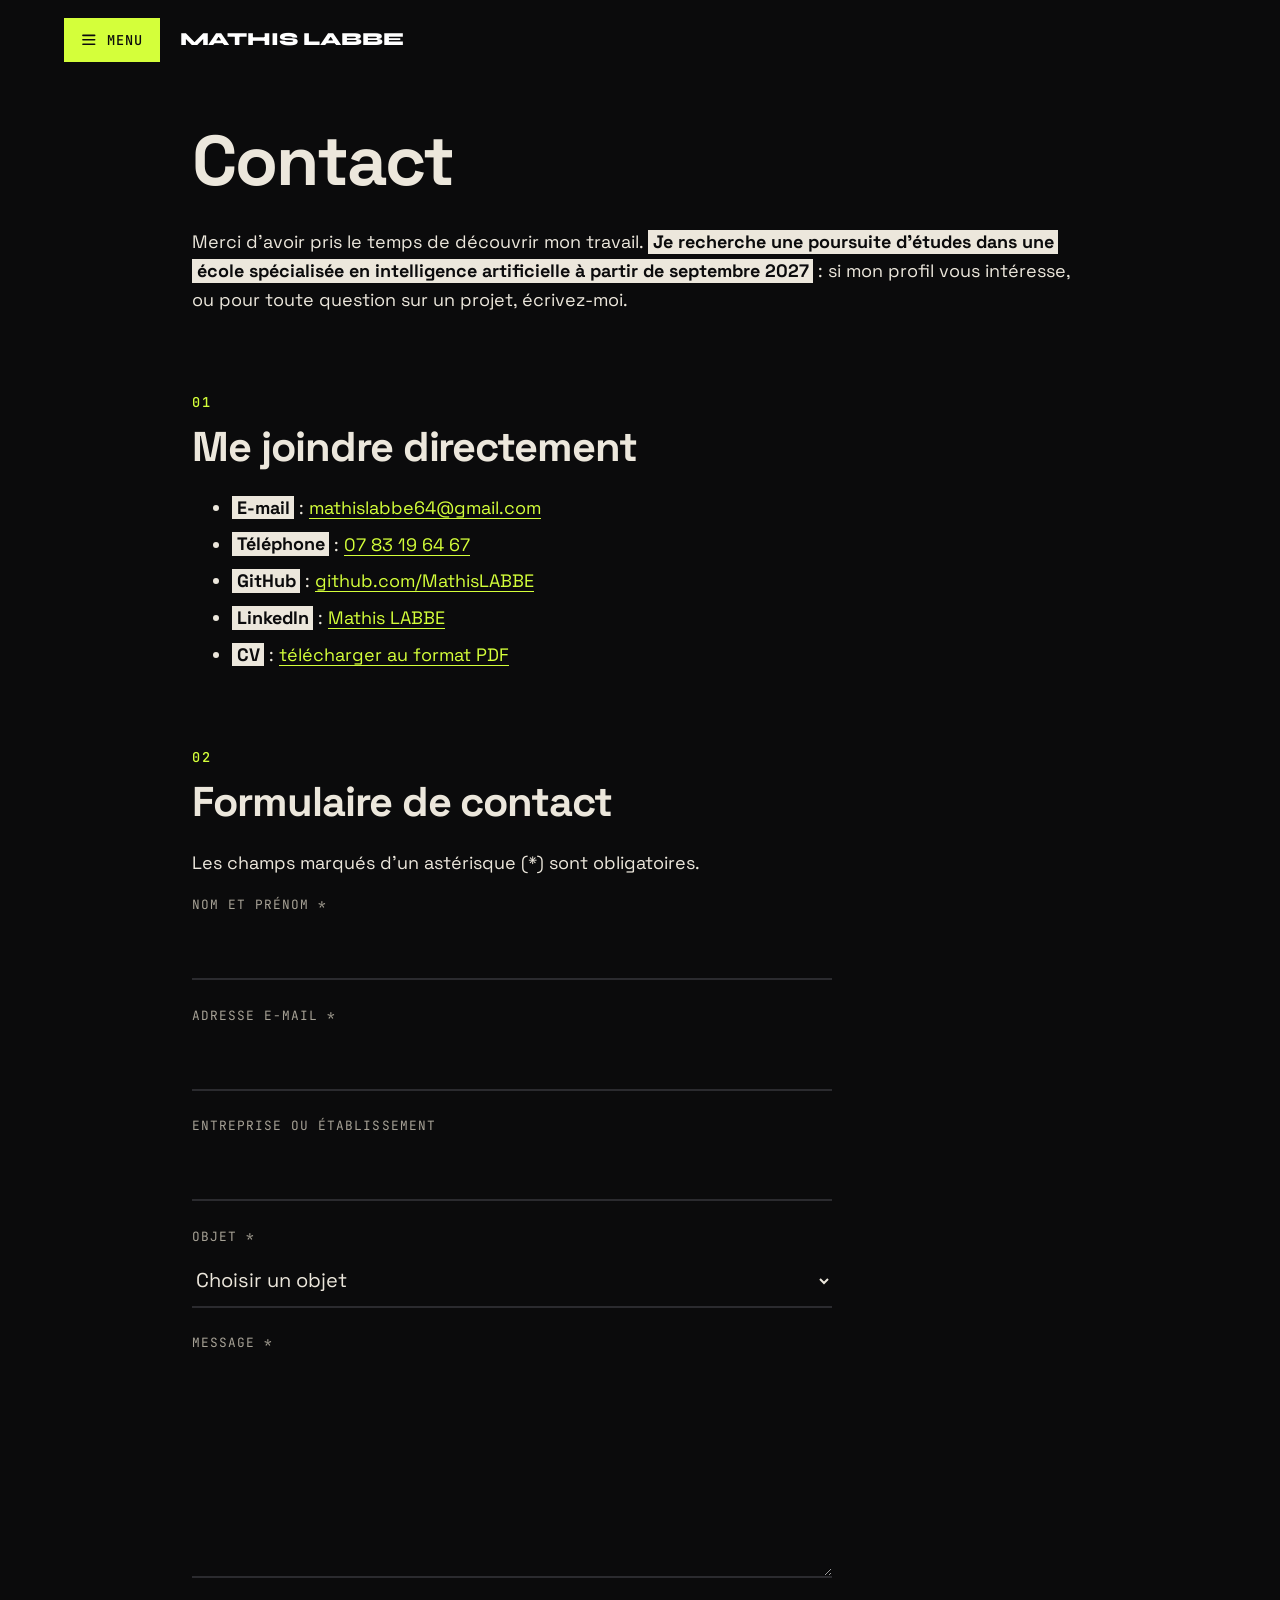
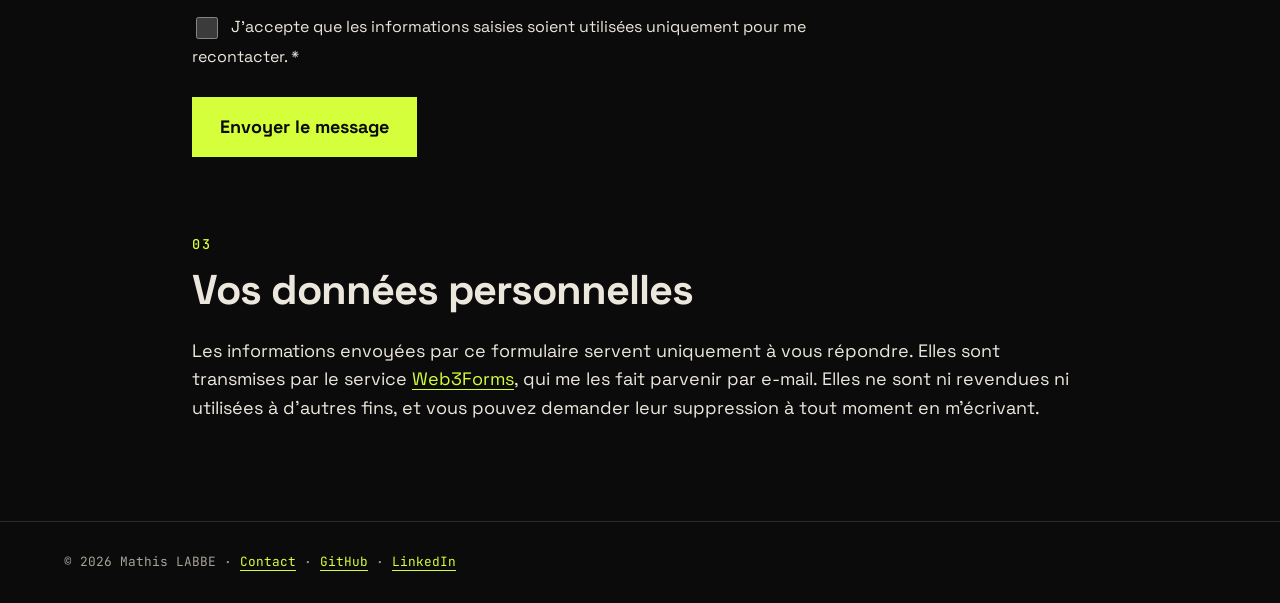
<file: contact.html>
<!DOCTYPE html>
<html lang="fr">
<head>
  <meta charset="utf-8">
  <meta name="viewport" content="width=device-width, initial-scale=1">
  <title>Contact – Mathis LABBE, développeur C# / .NET en alternance</title>
  <meta name="description" content="Contacter Mathis LABBE pour une poursuite d'études en intelligence artificielle à partir de septembre 2027 : formulaire, e-mail, GitHub et LinkedIn.">
  <meta name="theme-color" content="#0b0b0c">
  <link rel="preconnect" href="https://fonts.googleapis.com">
  <link rel="preconnect" href="https://fonts.gstatic.com" crossorigin>
  <link rel="stylesheet" href="https://fonts.googleapis.com/css2?family=JetBrains+Mono:wght@400;500&amp;family=Space+Grotesk:wght@400;500;700&amp;family=Syne:wght@700;800&amp;display=swap">
  <link rel="stylesheet" href="css/style.css">
  <script>document.documentElement.classList.add('js')</script>
  <script src="js/menu.js" defer></script>
</head>
<body>
  <a class="lien-evitement" href="#contenu">Aller au contenu</a>

  <header class="site">
    <div class="entete">
      <button class="bouton-menu" type="button" aria-expanded="false" aria-controls="menu-principal">
        <svg class="ico-menu" viewBox="0 0 24 24" aria-hidden="true"><path d="M4 6h16M4 12h16M4 18h16"/></svg>
        <svg class="ico-croix" viewBox="0 0 24 24" aria-hidden="true"><path d="M6 6l12 12M18 6L6 18"/></svg>
        <span class="libelle">Menu</span>
      </button>
      <a class="nom" href="index.html">Mathis <span>LABBE</span></a>
    </div>
    <p class="role">Développeur C# / .NET en alternance</p>
    <nav id="menu-principal" aria-label="Menu principal">
      <ul>
          <li><a href="index.html"><span class="num" aria-hidden="true">01</span>Accueil</a></li>
          <li><a href="a-propos.html"><span class="num" aria-hidden="true">02</span>À propos</a></li>
          <li><a href="projets.html"><span class="num" aria-hidden="true">03</span>Projets</a></li>
          <li><a href="competences.html"><span class="num" aria-hidden="true">04</span>Compétences</a></li>
          <li><a href="veille.html"><span class="num" aria-hidden="true">05</span>Veille</a></li>
          <li><a href="contact.html" aria-current="page"><span class="num" aria-hidden="true">06</span>Contact</a></li>
          <li><a href="cv/CV-Mathis-LABBE.pdf" download><span class="num" aria-hidden="true">07</span>CV (PDF)</a></li>
      </ul>
    </nav>
    <p class="liens"><a href="https://github.com/MathisLABBE">GitHub</a> · <a href="https://www.linkedin.com/in/mathis-labbe-92518131b/">LinkedIn</a></p>
  </header>

  <main id="contenu" class="contenu">

    <h1>Contact</h1>
    <p>Merci d'avoir pris le temps de découvrir mon travail. <strong>Je recherche une poursuite d'études dans une école spécialisée en intelligence artificielle à partir de septembre 2027</strong> : si mon profil vous intéresse, ou pour toute question sur un projet, écrivez-moi.</p>

    <section>
      <h2>Me joindre directement</h2>
      <ul>
        <li><strong>E-mail</strong> : <a href="mailto:mathislabbe64@gmail.com">mathislabbe64@gmail.com</a></li>
        <li><strong>Téléphone</strong> : <a href="tel:+33783196467">07 83 19 64 67</a></li>
        <li><strong>GitHub</strong> : <a href="https://github.com/MathisLABBE">github.com/MathisLABBE</a></li>
        <li><strong>LinkedIn</strong> : <a href="https://www.linkedin.com/in/mathis-labbe-92518131b/">Mathis LABBE</a></li>
        <li><strong>CV</strong> : <a href="cv/CV-Mathis-LABBE.pdf" download>télécharger au format PDF</a></li>      </ul>
    </section>

    <section>
      <h2>Formulaire de contact</h2>
      <p>Les champs marqués d'un astérisque (*) sont obligatoires.</p>
      <!-- GitHub Pages ne peut pas envoyer d'e-mail : le formulaire passe par le service Web3Forms.
           La clé d'accès est publique par conception (elle permet seulement d'envoyer un message). -->
      <form action="https://api.web3forms.com/submit" method="post">
        <input type="hidden" name="access_key" value="b7801f8d-8c87-4fa3-86a3-9b2993abd4d6">
        <input type="hidden" name="subject" value="Nouveau message depuis le portfolio">
        <input type="hidden" name="from_name" value="Portfolio Mathis LABBE">
        <input type="hidden" name="redirect" value="https://mathislabbe.github.io/merci.html">
        <!-- Piège à robots : un humain ne voit pas cette case et ne la coche jamais -->
        <input type="checkbox" name="botcheck" style="display:none" tabindex="-1" autocomplete="off" aria-hidden="true">
        <p>
          <label for="nom">Nom et prénom *</label>
          <input id="nom" name="name" type="text" autocomplete="name" required>
        </p>
        <p>
          <label for="email">Adresse e-mail *</label>
          <input id="email" name="email" type="email" autocomplete="email" required>
        </p>
        <p>
          <label for="organisation">Entreprise ou établissement</label>
          <input id="organisation" name="organisation" type="text" autocomplete="organization">
        </p>
        <p>
          <label for="objet">Objet *</label>
          <select id="objet" name="objet" required>
            <option value="">Choisir un objet</option>
            <option>Candidature ou poursuite d'études</option>
            <option>Proposition d'alternance</option>
            <option>Question sur un projet</option>
            <option>Autre</option>
          </select>
        </p>
        <p>
          <label for="message">Message *</label>
          <textarea id="message" name="message" rows="6" required></textarea>
        </p>
        <p>
          <input id="consentement" name="consentement" type="checkbox" required>
          <label for="consentement" style="display:inline; font-weight:normal">J'accepte que les informations saisies soient utilisées uniquement pour me recontacter. *</label>
        </p>
        <p><button type="submit">Envoyer le message</button></p>
      </form>
    </section>

    <section>
      <h2>Vos données personnelles</h2>
      <p>Les informations envoyées par ce formulaire servent uniquement à vous répondre. Elles sont transmises par le service <a href="https://web3forms.com/">Web3Forms</a>, qui me les fait parvenir par e-mail. Elles ne sont ni revendues ni utilisées à d'autres fins, et vous pouvez demander leur suppression à tout moment en m'écrivant.</p>
    </section>

  </main>

  <footer class="site">
    <div class="contenu">
      <p>© 2026 Mathis LABBE · <a href="contact.html">Contact</a> · <a href="https://github.com/MathisLABBE">GitHub</a> · <a href="https://www.linkedin.com/in/mathis-labbe-92518131b/">LinkedIn</a></p>
    </div>
  </footer>
</body>
</html>
</file>
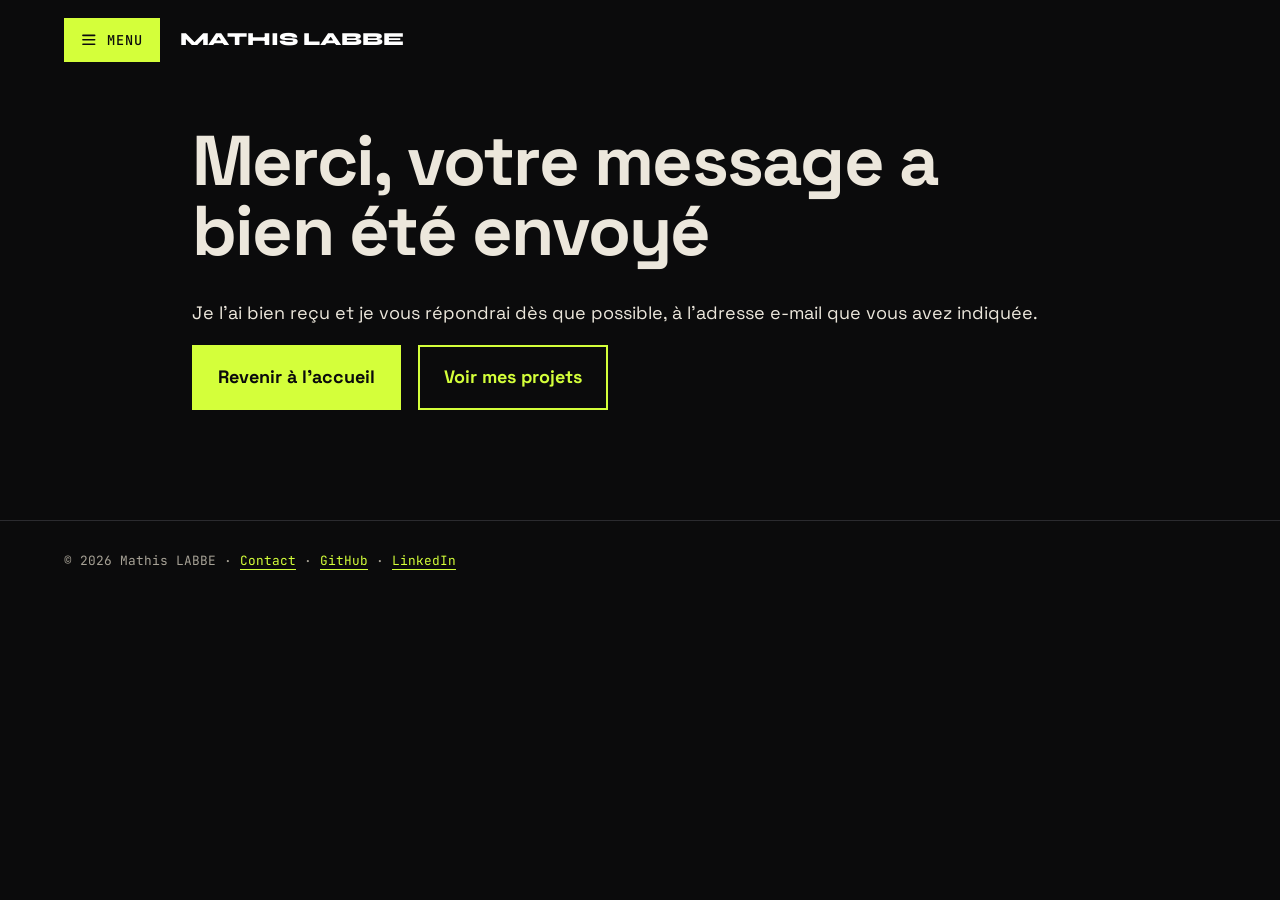
<file: merci.html>
<!DOCTYPE html>
<html lang="fr">
<head>
  <meta charset="utf-8">
  <meta name="viewport" content="width=device-width, initial-scale=1">
  <title>Message envoyé | Mathis LABBE</title>
  <meta name="robots" content="noindex">
  <meta name="theme-color" content="#0b0b0c">
  <link rel="preconnect" href="https://fonts.googleapis.com">
  <link rel="preconnect" href="https://fonts.gstatic.com" crossorigin>
  <link rel="stylesheet" href="https://fonts.googleapis.com/css2?family=JetBrains+Mono:wght@400;500&amp;family=Space+Grotesk:wght@400;500;700&amp;family=Syne:wght@700;800&amp;display=swap">
  <link rel="stylesheet" href="css/style.css">
  <script>document.documentElement.classList.add('js')</script>
  <script src="js/menu.js" defer></script>
</head>
<body>
  <a class="lien-evitement" href="#contenu">Aller au contenu</a>

  <header class="site">
    <div class="entete">
      <button class="bouton-menu" type="button" aria-expanded="false" aria-controls="menu-principal">
        <svg class="ico-menu" viewBox="0 0 24 24" aria-hidden="true"><path d="M4 6h16M4 12h16M4 18h16"/></svg>
        <svg class="ico-croix" viewBox="0 0 24 24" aria-hidden="true"><path d="M6 6l12 12M18 6L6 18"/></svg>
        <span class="libelle">Menu</span>
      </button>
      <a class="nom" href="index.html">Mathis <span>LABBE</span></a>
    </div>
    <p class="role">Développeur C# / .NET en alternance</p>
    <nav id="menu-principal" aria-label="Menu principal">
      <ul>
          <li><a href="index.html"><span class="num" aria-hidden="true">01</span>Accueil</a></li>
          <li><a href="a-propos.html"><span class="num" aria-hidden="true">02</span>À propos</a></li>
          <li><a href="projets.html"><span class="num" aria-hidden="true">03</span>Projets</a></li>
          <li><a href="competences.html"><span class="num" aria-hidden="true">04</span>Compétences</a></li>
          <li><a href="veille.html"><span class="num" aria-hidden="true">05</span>Veille</a></li>
          <li><a href="contact.html"><span class="num" aria-hidden="true">06</span>Contact</a></li>
          <li><a href="cv/CV-Mathis-LABBE.pdf" download><span class="num" aria-hidden="true">07</span>CV (PDF)</a></li>
      </ul>
    </nav>
    <p class="liens"><a href="https://github.com/MathisLABBE">GitHub</a> · <a href="https://www.linkedin.com/in/mathis-labbe-92518131b/">LinkedIn</a></p>
  </header>

  <main id="contenu" class="contenu">
    <h1>Merci, votre message a bien été envoyé</h1>
    <p>Je l'ai bien reçu et je vous répondrai dès que possible, à l'adresse e-mail que vous avez indiquée.</p>
    <p><a class="bouton" href="index.html">Revenir à l'accueil</a> <a class="bouton" href="projets.html">Voir mes projets</a></p>
  </main>

  <footer class="site">
    <div class="contenu">
      <p>© 2026 Mathis LABBE · <a href="contact.html">Contact</a> · <a href="https://github.com/MathisLABBE">GitHub</a> · <a href="https://www.linkedin.com/in/mathis-labbe-92518131b/">LinkedIn</a></p>
    </div>
  </footer>
</body>
</html>
</file>
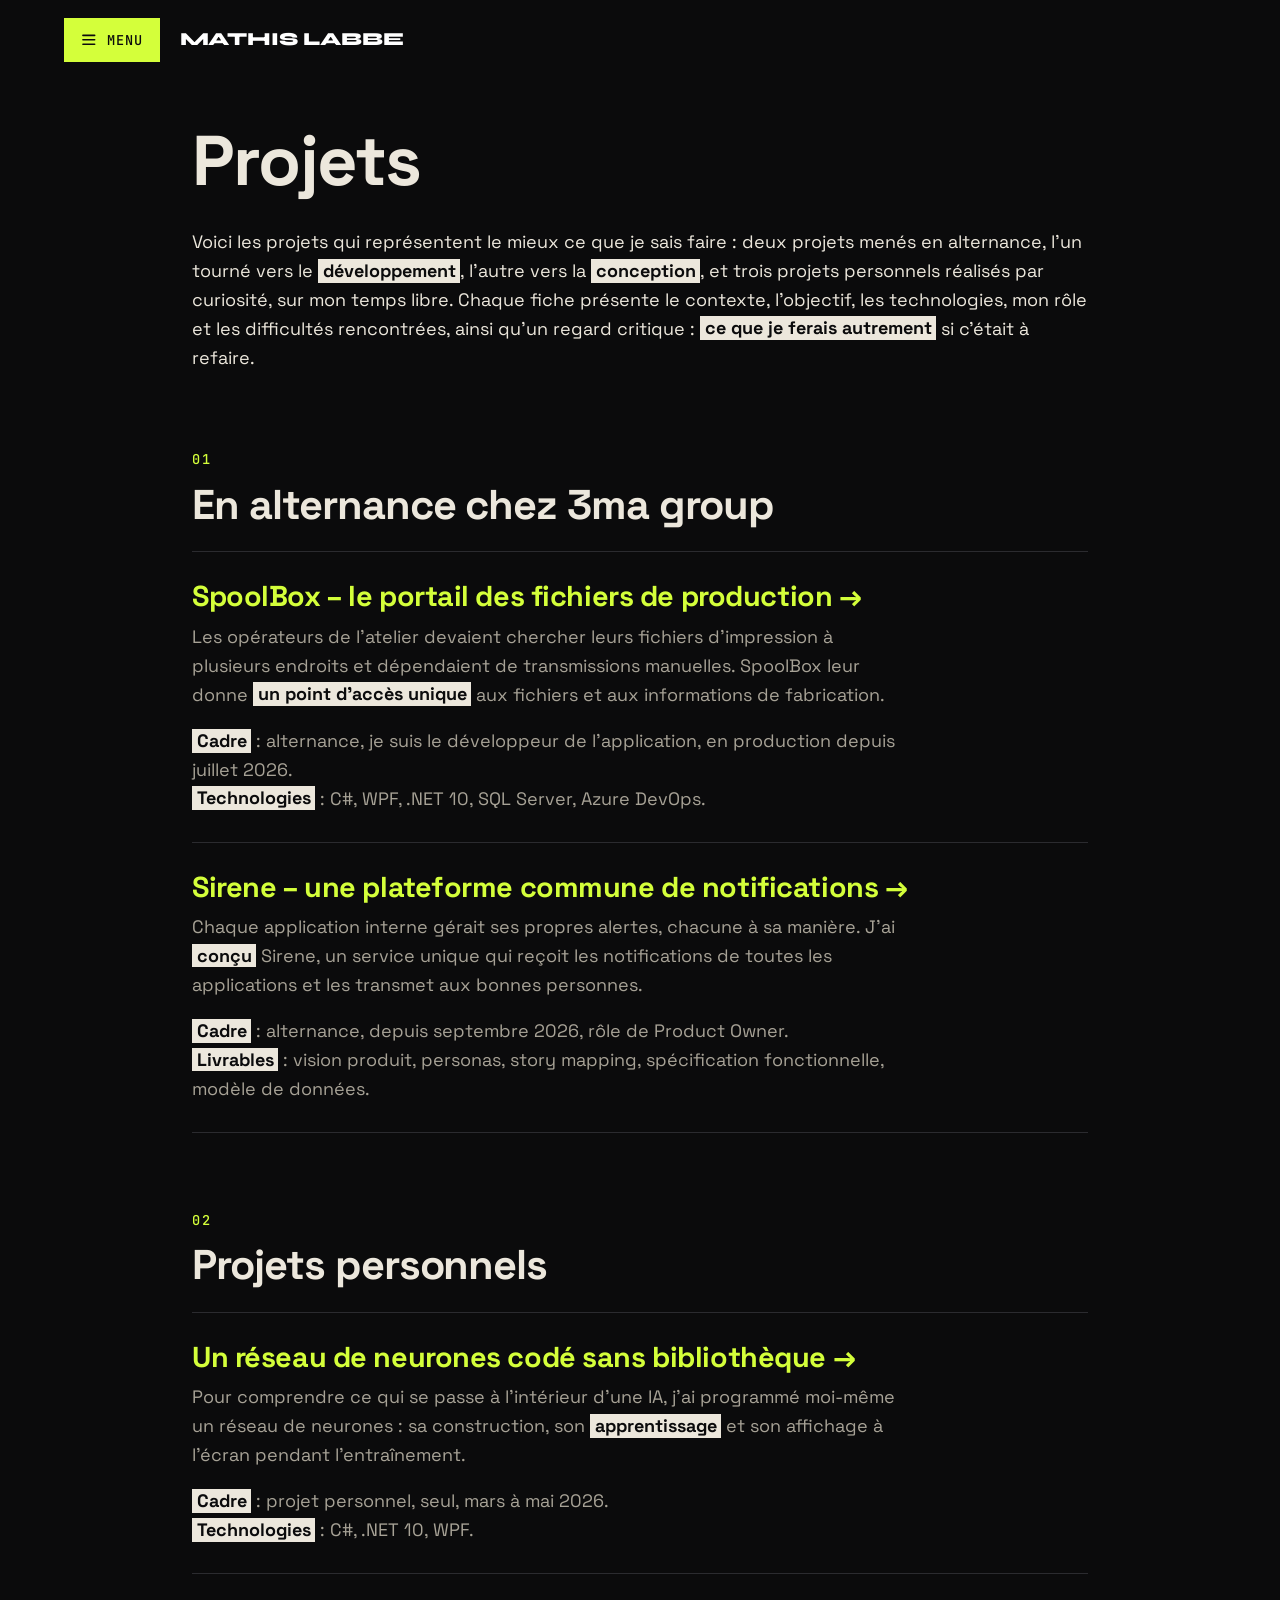
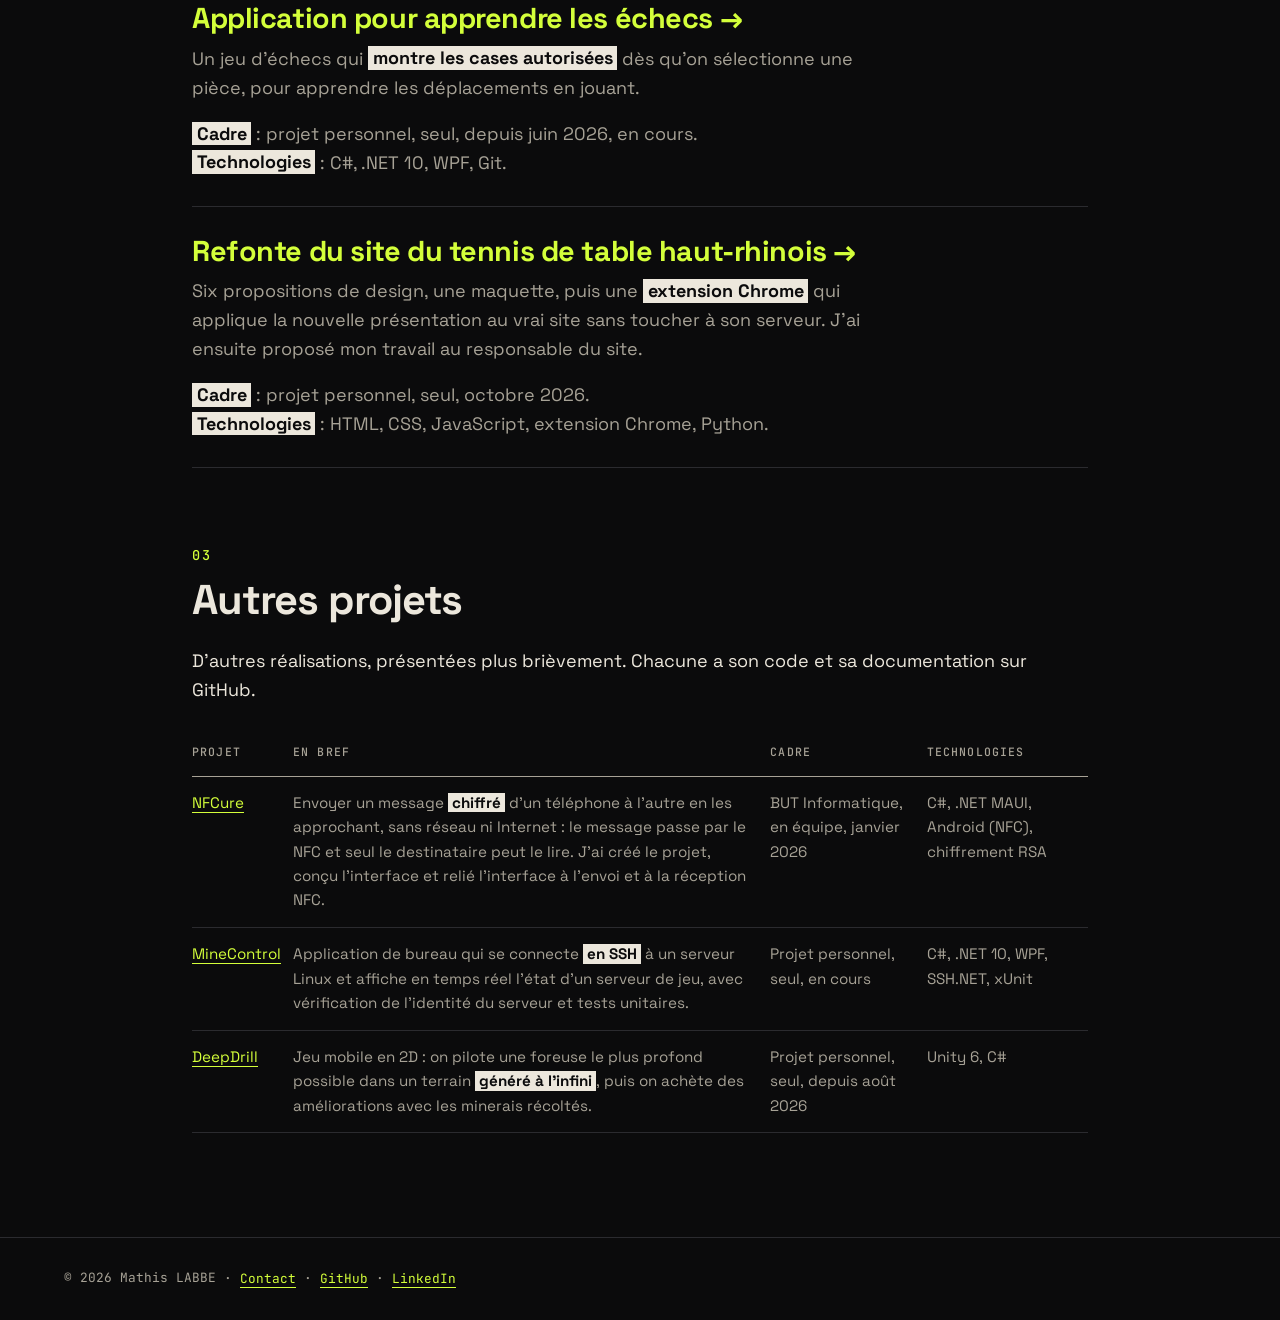
<file: projets.html>
<!DOCTYPE html>
<html lang="fr">
<head>
  <meta charset="utf-8">
  <meta name="viewport" content="width=device-width, initial-scale=1">
  <title>Projets – Mathis LABBE | Applications C# / WPF, conception, projets personnels</title>
  <meta name="description" content="Les projets de Mathis LABBE : SpoolBox (application WPF en alternance), Sirene (conception d'une plateforme de notifications), projet d'IA, application d'échecs et refonte graphique de site.">
  <meta name="theme-color" content="#0b0b0c">
  <link rel="preconnect" href="https://fonts.googleapis.com">
  <link rel="preconnect" href="https://fonts.gstatic.com" crossorigin>
  <link rel="stylesheet" href="https://fonts.googleapis.com/css2?family=JetBrains+Mono:wght@400;500&amp;family=Space+Grotesk:wght@400;500;700&amp;family=Syne:wght@700;800&amp;display=swap">
  <link rel="stylesheet" href="css/style.css">
  <script>document.documentElement.classList.add('js')</script>
  <script src="js/menu.js" defer></script>
</head>
<body>
  <a class="lien-evitement" href="#contenu">Aller au contenu</a>

  <header class="site">
    <div class="entete">
      <button class="bouton-menu" type="button" aria-expanded="false" aria-controls="menu-principal">
        <svg class="ico-menu" viewBox="0 0 24 24" aria-hidden="true"><path d="M4 6h16M4 12h16M4 18h16"/></svg>
        <svg class="ico-croix" viewBox="0 0 24 24" aria-hidden="true"><path d="M6 6l12 12M18 6L6 18"/></svg>
        <span class="libelle">Menu</span>
      </button>
      <a class="nom" href="index.html">Mathis <span>LABBE</span></a>
    </div>
    <p class="role">Développeur C# / .NET en alternance</p>
    <nav id="menu-principal" aria-label="Menu principal">
      <ul>
          <li><a href="index.html"><span class="num" aria-hidden="true">01</span>Accueil</a></li>
          <li><a href="a-propos.html"><span class="num" aria-hidden="true">02</span>À propos</a></li>
          <li><a href="projets.html" aria-current="page"><span class="num" aria-hidden="true">03</span>Projets</a></li>
          <li><a href="competences.html"><span class="num" aria-hidden="true">04</span>Compétences</a></li>
          <li><a href="veille.html"><span class="num" aria-hidden="true">05</span>Veille</a></li>
          <li><a href="contact.html"><span class="num" aria-hidden="true">06</span>Contact</a></li>
          <li><a href="cv/CV-Mathis-LABBE.pdf" download><span class="num" aria-hidden="true">07</span>CV (PDF)</a></li>
      </ul>
    </nav>
    <p class="liens"><a href="https://github.com/MathisLABBE">GitHub</a> · <a href="https://www.linkedin.com/in/mathis-labbe-92518131b/">LinkedIn</a></p>
  </header>

  <main id="contenu" class="contenu">

    <h1>Projets</h1>
    <p>Voici les projets qui représentent le mieux ce que je sais faire : deux projets menés en alternance, l'un tourné vers le <strong>développement</strong>, l'autre vers la <strong>conception</strong>, et trois projets personnels réalisés par curiosité, sur mon temps libre. Chaque fiche présente le contexte, l'objectif, les technologies, mon rôle et les difficultés rencontrées, ainsi qu'un regard critique : <strong>ce que je ferais autrement</strong> si c'était à refaire.</p>

    <section>
      <h2>En alternance chez 3ma group</h2>

      <article class="carte">
        <h3><a href="projets/spoolbox.html">SpoolBox – le portail des fichiers de production</a></h3>
        <p>Les opérateurs de l'atelier devaient chercher leurs fichiers d'impression à plusieurs endroits et dépendaient de transmissions manuelles. SpoolBox leur donne <strong>un point d'accès unique</strong> aux fichiers et aux informations de fabrication.</p>
        <p><strong>Cadre</strong> : alternance, je suis le développeur de l'application, en production depuis juillet 2026.<br>
           <strong>Technologies</strong> : C#, WPF, .NET 10, SQL Server, Azure DevOps.</p>
      </article>

      <article class="carte">
        <h3><a href="projets/sirene.html">Sirene – une plateforme commune de notifications</a></h3>
        <p>Chaque application interne gérait ses propres alertes, chacune à sa manière. J'ai <strong>conçu</strong> Sirene, un service unique qui reçoit les notifications de toutes les applications et les transmet aux bonnes personnes.</p>
        <p><strong>Cadre</strong> : alternance, depuis septembre 2026, rôle de Product Owner.<br>
           <strong>Livrables</strong> : vision produit, personas, story mapping, spécification fonctionnelle, modèle de données.</p>
      </article>
    </section>

    <section>
      <h2>Projets personnels</h2>

      <article class="carte">
        <h3><a href="projets/projet-ia.html">Un réseau de neurones codé sans bibliothèque</a></h3>
        <p>Pour comprendre ce qui se passe à l'intérieur d'une IA, j'ai programmé moi-même un réseau de neurones : sa construction, son <strong>apprentissage</strong> et son affichage à l'écran pendant l'entraînement.</p>
        <p><strong>Cadre</strong> : projet personnel, seul, mars à mai 2026.<br>
           <strong>Technologies</strong> : C#, .NET 10, WPF.</p>
      </article>

      <article class="carte">
        <h3><a href="projets/echecs.html">Application pour apprendre les échecs</a></h3>
        <p>Un jeu d'échecs qui <strong>montre les cases autorisées</strong> dès qu'on sélectionne une pièce, pour apprendre les déplacements en jouant.</p>
        <p><strong>Cadre</strong> : projet personnel, seul, depuis juin 2026, en cours.<br>
           <strong>Technologies</strong> : C#, .NET 10, WPF, Git.</p>
      </article>

      <article class="carte">
        <h3><a href="projets/refonte-site.html">Refonte du site du tennis de table haut-rhinois</a></h3>
        <p>Six propositions de design, une maquette, puis une <strong>extension Chrome</strong> qui applique la nouvelle présentation au vrai site sans toucher à son serveur. J'ai ensuite proposé mon travail au responsable du site.</p>
        <p><strong>Cadre</strong> : projet personnel, seul, octobre 2026.<br>
           <strong>Technologies</strong> : HTML, CSS, JavaScript, extension Chrome, Python.</p>
      </article>
    </section>

    <section>
      <h2>Autres projets</h2>
      <p>D'autres réalisations, présentées plus brièvement. Chacune a son code et sa documentation sur GitHub.</p>
      <div class="tableau-defilant">
        <table>
          <thead>
            <tr><th scope="col">Projet</th><th scope="col">En bref</th><th scope="col">Cadre</th><th scope="col">Technologies</th></tr>
          </thead>
          <tbody>
            <tr>
              <td><a href="https://github.com/MathisLABBE/NFCure">NFCure</a></td>
              <td>Envoyer un message <strong>chiffré</strong> d'un téléphone à l'autre en les approchant, sans réseau ni Internet : le message passe par le NFC et seul le destinataire peut le lire. J'ai créé le projet, conçu l'interface et relié l'interface à l'envoi et à la réception NFC.</td>
              <td>BUT Informatique, en équipe, janvier 2026</td>
              <td>C#, .NET MAUI, Android (NFC), chiffrement RSA</td>
            </tr>
            <tr>
              <td><a href="https://github.com/MathisLABBE/MineControl">MineControl</a></td>
              <td>Application de bureau qui se connecte <strong>en SSH</strong> à un serveur Linux et affiche en temps réel l'état d'un serveur de jeu, avec vérification de l'identité du serveur et tests unitaires.</td>
              <td>Projet personnel, seul, en cours</td>
              <td>C#, .NET 10, WPF, SSH.NET, xUnit</td>
            </tr>
            <tr>
              <td><a href="https://github.com/MathisLABBE/DeepDrill">DeepDrill</a></td>
              <td>Jeu mobile en 2D : on pilote une foreuse le plus profond possible dans un terrain <strong>généré à l'infini</strong>, puis on achète des améliorations avec les minerais récoltés.</td>
              <td>Projet personnel, seul, depuis août 2026</td>
              <td>Unity 6, C#</td>
            </tr>
          </tbody>
        </table>
      </div>
    </section>

  </main>

  <footer class="site">
    <div class="contenu">
      <p>© 2026 Mathis LABBE · <a href="contact.html">Contact</a> · <a href="https://github.com/MathisLABBE">GitHub</a> · <a href="https://www.linkedin.com/in/mathis-labbe-92518131b/">LinkedIn</a></p>
    </div>
  </footer>
</body>
</html>
</file>
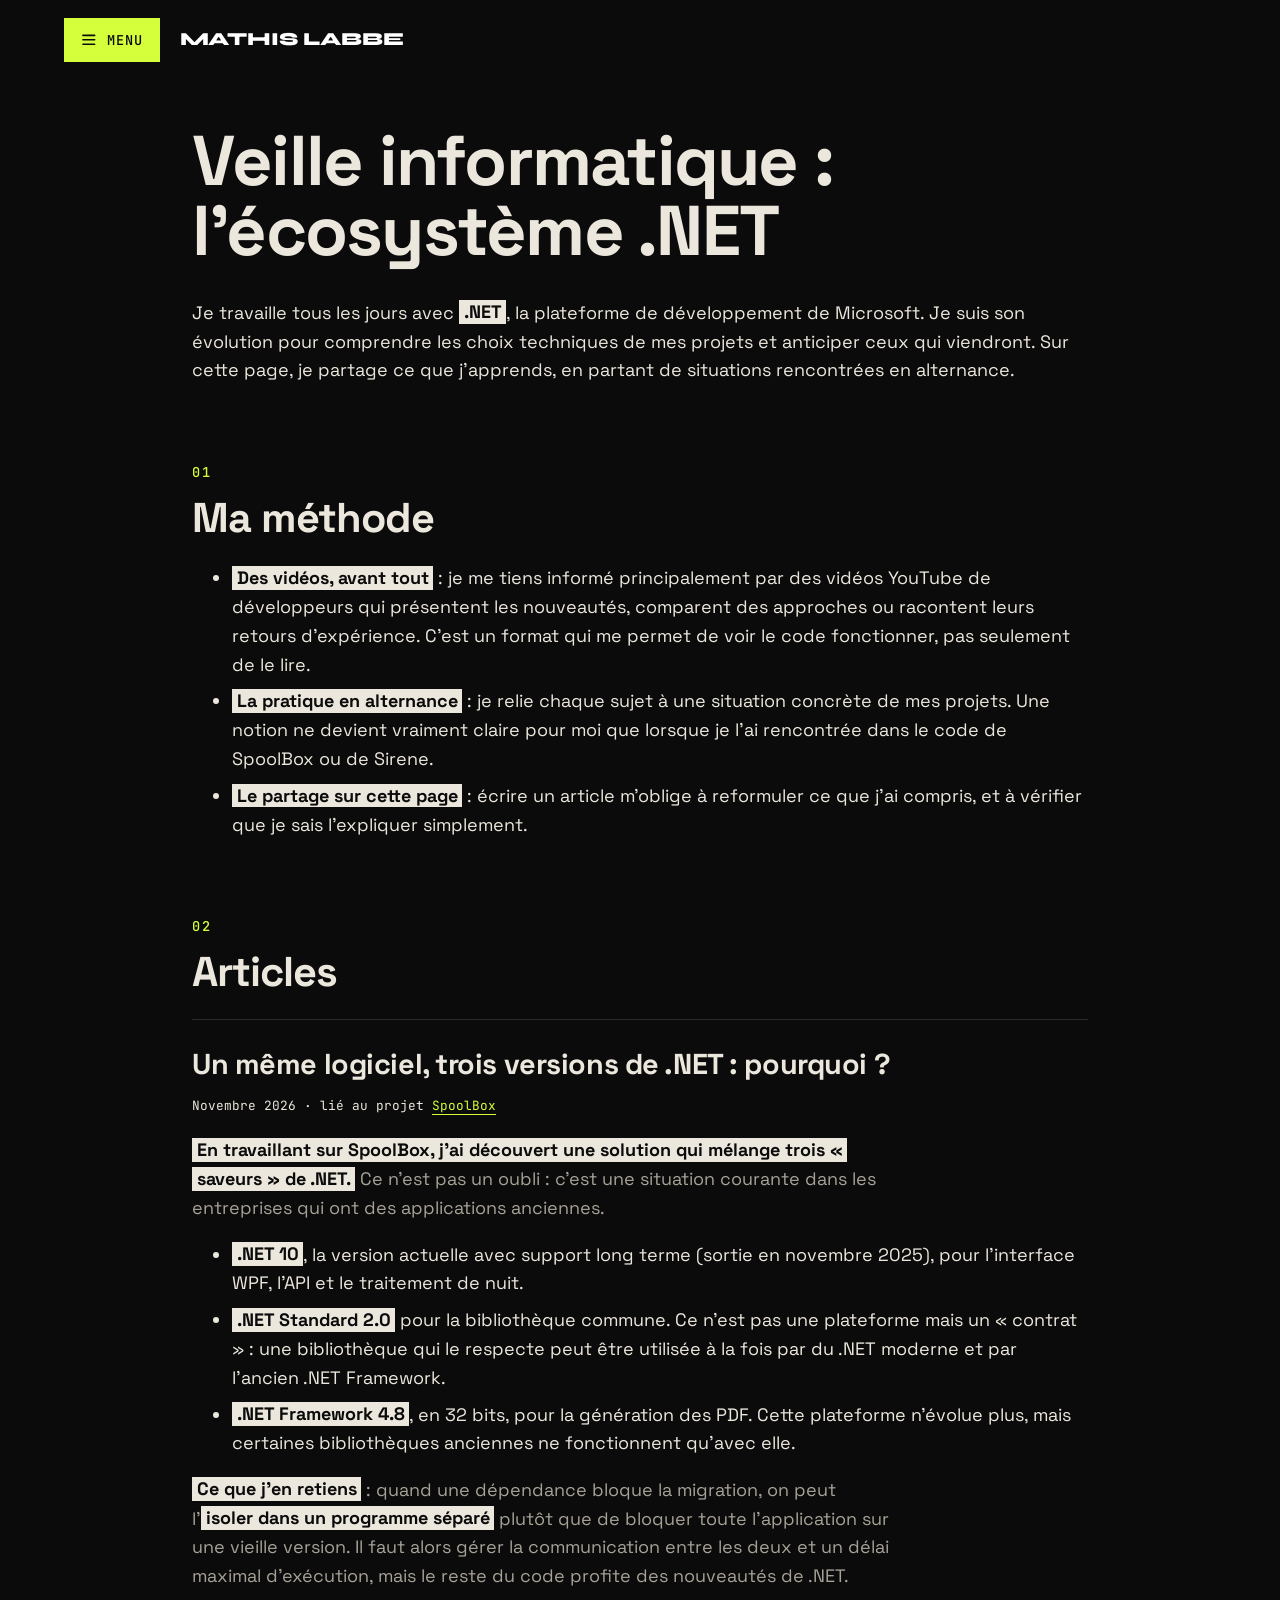
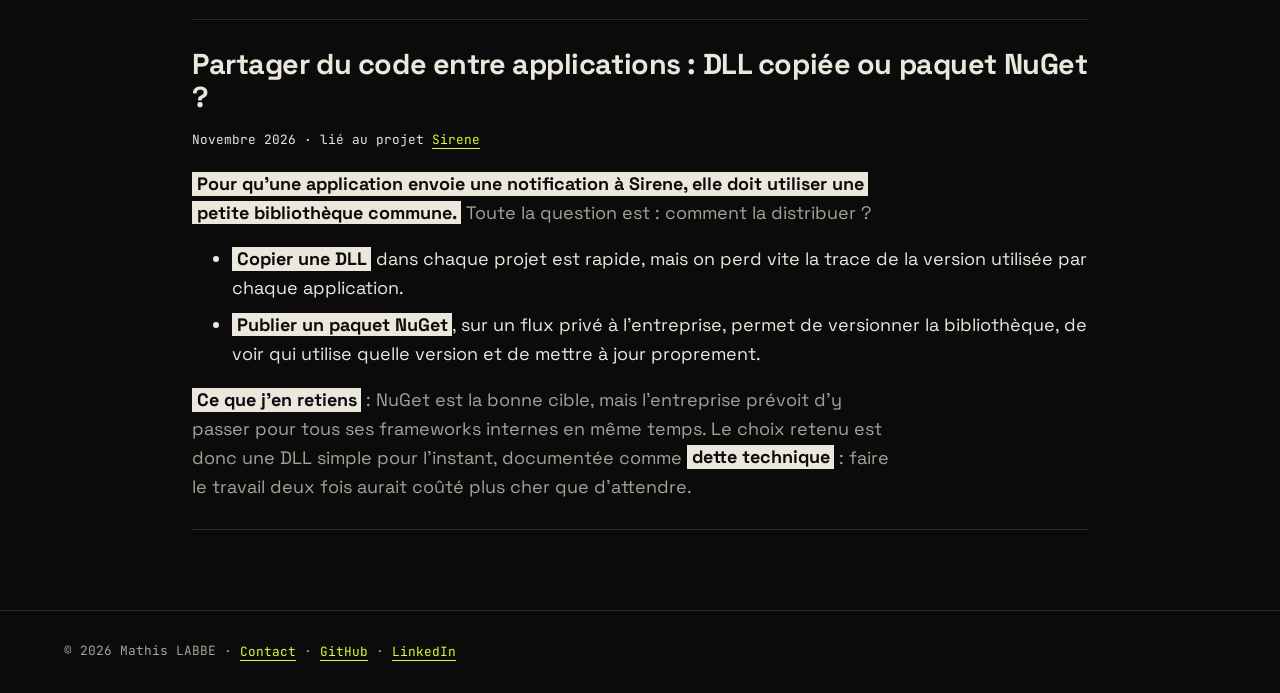
<file: veille.html>
<!DOCTYPE html>
<html lang="fr">
<head>
  <meta charset="utf-8">
  <meta name="viewport" content="width=device-width, initial-scale=1">
  <title>Veille informatique – l'écosystème .NET | Mathis LABBE</title>
  <meta name="description" content="Veille technologique de Mathis LABBE sur l'écosystème .NET : cohabitation entre .NET Framework, .NET Standard et .NET 10, distribution de bibliothèques internes avec NuGet.">
  <meta name="theme-color" content="#0b0b0c">
  <link rel="preconnect" href="https://fonts.googleapis.com">
  <link rel="preconnect" href="https://fonts.gstatic.com" crossorigin>
  <link rel="stylesheet" href="https://fonts.googleapis.com/css2?family=JetBrains+Mono:wght@400;500&amp;family=Space+Grotesk:wght@400;500;700&amp;family=Syne:wght@700;800&amp;display=swap">
  <link rel="stylesheet" href="css/style.css">
  <script>document.documentElement.classList.add('js')</script>
  <script src="js/menu.js" defer></script>
</head>
<body>
  <a class="lien-evitement" href="#contenu">Aller au contenu</a>

  <header class="site">
    <div class="entete">
      <button class="bouton-menu" type="button" aria-expanded="false" aria-controls="menu-principal">
        <svg class="ico-menu" viewBox="0 0 24 24" aria-hidden="true"><path d="M4 6h16M4 12h16M4 18h16"/></svg>
        <svg class="ico-croix" viewBox="0 0 24 24" aria-hidden="true"><path d="M6 6l12 12M18 6L6 18"/></svg>
        <span class="libelle">Menu</span>
      </button>
      <a class="nom" href="index.html">Mathis <span>LABBE</span></a>
    </div>
    <p class="role">Développeur C# / .NET en alternance</p>
    <nav id="menu-principal" aria-label="Menu principal">
      <ul>
          <li><a href="index.html"><span class="num" aria-hidden="true">01</span>Accueil</a></li>
          <li><a href="a-propos.html"><span class="num" aria-hidden="true">02</span>À propos</a></li>
          <li><a href="projets.html"><span class="num" aria-hidden="true">03</span>Projets</a></li>
          <li><a href="competences.html"><span class="num" aria-hidden="true">04</span>Compétences</a></li>
          <li><a href="veille.html" aria-current="page"><span class="num" aria-hidden="true">05</span>Veille</a></li>
          <li><a href="contact.html"><span class="num" aria-hidden="true">06</span>Contact</a></li>
          <li><a href="cv/CV-Mathis-LABBE.pdf" download><span class="num" aria-hidden="true">07</span>CV (PDF)</a></li>
      </ul>
    </nav>
    <p class="liens"><a href="https://github.com/MathisLABBE">GitHub</a> · <a href="https://www.linkedin.com/in/mathis-labbe-92518131b/">LinkedIn</a></p>
  </header>

  <main id="contenu" class="contenu">

    <h1>Veille informatique : l'écosystème .NET</h1>
    <p>Je travaille tous les jours avec <strong>.NET</strong>, la plateforme de développement de Microsoft. Je suis son évolution pour comprendre les choix techniques de mes projets et anticiper ceux qui viendront. Sur cette page, je partage ce que j'apprends, en partant de situations rencontrées en alternance.</p>

    <section>
      <h2>Ma méthode</h2>
      <ul>
        <li><strong>Des vidéos, avant tout</strong> : je me tiens informé principalement par des vidéos YouTube de développeurs qui présentent les nouveautés, comparent des approches ou racontent leurs retours d'expérience. C'est un format qui me permet de voir le code fonctionner, pas seulement de le lire.</li>
        <li><strong>La pratique en alternance</strong> : je relie chaque sujet à une situation concrète de mes projets. Une notion ne devient vraiment claire pour moi que lorsque je l'ai rencontrée dans le code de SpoolBox ou de Sirene.</li>
        <li><strong>Le partage sur cette page</strong> : écrire un article m'oblige à reformuler ce que j'ai compris, et à vérifier que je sais l'expliquer simplement.</li>
      </ul>
    </section>

    <section>
      <h2>Articles</h2>

      <article class="carte" id="trois-versions">
        <h3>Un même logiciel, trois versions de .NET : pourquoi ?</h3>
        <p><em>Novembre 2026 · lié au projet <a href="projets/spoolbox.html">SpoolBox</a></em></p>
        <p><strong>En travaillant sur SpoolBox, j'ai découvert une solution qui mélange trois « saveurs » de .NET.</strong> Ce n'est pas un oubli : c'est une situation courante dans les entreprises qui ont des applications anciennes.</p>
        <ul>
          <li><strong>.NET 10</strong>, la version actuelle avec support long terme (sortie en novembre 2025), pour l'interface WPF, l'API et le traitement de nuit.</li>
          <li><strong>.NET Standard 2.0</strong> pour la bibliothèque commune. Ce n'est pas une plateforme mais un « contrat » : une bibliothèque qui le respecte peut être utilisée à la fois par du .NET moderne et par l'ancien .NET Framework.</li>
          <li><strong>.NET Framework 4.8</strong>, en 32 bits, pour la génération des PDF. Cette plateforme n'évolue plus, mais certaines bibliothèques anciennes ne fonctionnent qu'avec elle.</li>
        </ul>
        <p><strong>Ce que j'en retiens</strong> : quand une dépendance bloque la migration, on peut l'<strong>isoler dans un programme séparé</strong> plutôt que de bloquer toute l'application sur une vieille version. Il faut alors gérer la communication entre les deux et un délai maximal d'exécution, mais le reste du code profite des nouveautés de .NET.</p>
      </article>

      <article class="carte" id="nuget">
        <h3>Partager du code entre applications : DLL copiée ou paquet NuGet ?</h3>
        <p><em>Novembre 2026 · lié au projet <a href="projets/sirene.html">Sirene</a></em></p>
        <p><strong>Pour qu'une application envoie une notification à Sirene, elle doit utiliser une petite bibliothèque commune.</strong> Toute la question est : comment la distribuer ?</p>
        <ul>
          <li><strong>Copier une DLL</strong> dans chaque projet est rapide, mais on perd vite la trace de la version utilisée par chaque application.</li>
          <li><strong>Publier un paquet NuGet</strong>, sur un flux privé à l'entreprise, permet de versionner la bibliothèque, de voir qui utilise quelle version et de mettre à jour proprement.</li>
        </ul>
        <p><strong>Ce que j'en retiens</strong> : NuGet est la bonne cible, mais l'entreprise prévoit d'y passer pour tous ses frameworks internes en même temps. Le choix retenu est donc une DLL simple pour l'instant, documentée comme <strong>dette technique</strong> : faire le travail deux fois aurait coûté plus cher que d'attendre.</p>
      </article>
    </section>

  </main>

  <footer class="site">
    <div class="contenu">
      <p>© 2026 Mathis LABBE · <a href="contact.html">Contact</a> · <a href="https://github.com/MathisLABBE">GitHub</a> · <a href="https://www.linkedin.com/in/mathis-labbe-92518131b/">LinkedIn</a></p>
    </div>
  </footer>
</body>
</html>
</file>
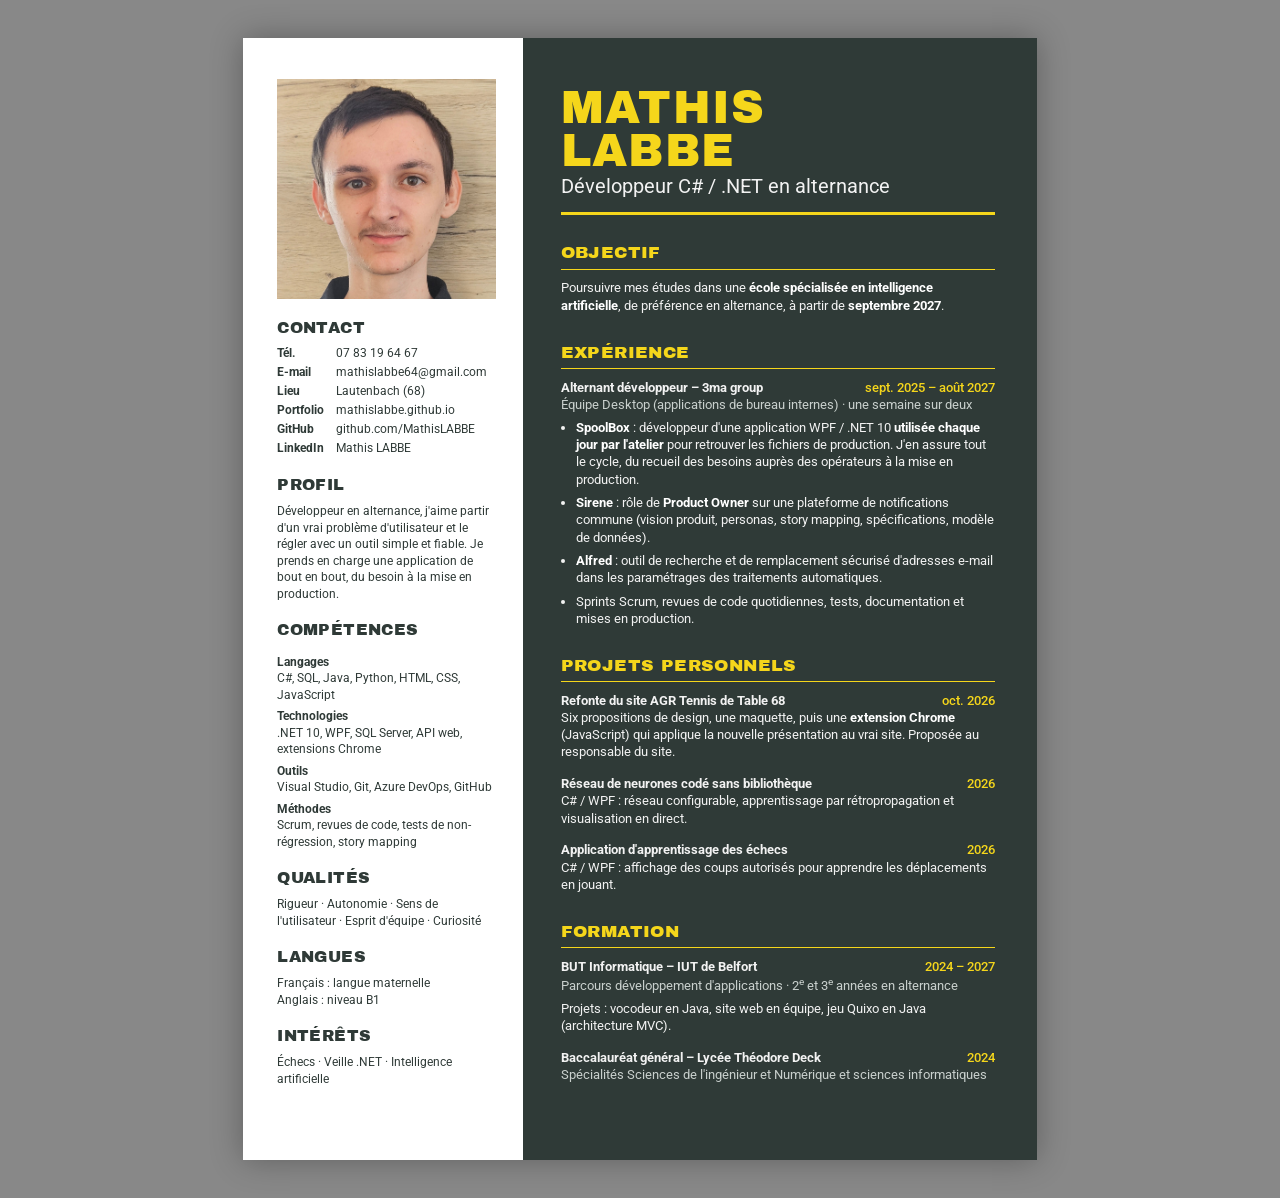
<file: cv/cv.html>
<!DOCTYPE html>
<html lang="fr">
<head>
  <meta charset="utf-8">
  <meta name="viewport" content="width=device-width, initial-scale=1">
  <title>CV – Mathis LABBE, développeur C# / .NET en alternance</title>
  <meta name="description" content="CV de Mathis LABBE : BUT Informatique en alternance chez 3ma group, développement C# / .NET, WPF, SQL Server.">
  <!--
    COMMENT MODIFIER CE CV
    1. Modifiez le texte directement dans ce fichier (VS Code, Notepad++…).
    2. Les couleurs se changent en haut du <style>, dans :root.
    3. Pour régénérer le PDF : clic droit sur generer-pdf.ps1 > « Exécuter avec PowerShell »
       (ou ouvrez ce fichier dans Chrome > Imprimer > Enregistrer au format PDF,
       marges : Aucune, cochez « Graphiques d'arrière-plan »).
    Le CV doit tenir sur une page : si vous ajoutez du texte, vérifiez le PDF.
  -->
  <link rel="preconnect" href="https://fonts.googleapis.com">
  <link rel="preconnect" href="https://fonts.gstatic.com" crossorigin>
  <link href="https://fonts.googleapis.com/css2?family=Archivo+Black&family=Roboto:wght@400;500;700&display=swap" rel="stylesheet">
  <style>
    :root {
      --fond-clair: #ffffff;
      --fond-sombre: #2f3a37;
      --accent: #f5d61b;
      --texte: #2f3a37;
      --texte-clair: #f2f2f2;
      --texte-doux: #c9d0cd;
    }

    @page { size: A4; margin: 0; }

    * { box-sizing: border-box; }

    html, body { margin: 0; padding: 0; }

    body {
      font-family: "Roboto", Arial, sans-serif;
      font-size: 9.4pt;
      line-height: 1.38;
      color: var(--texte);
      background: #888;
      -webkit-print-color-adjust: exact;
      print-color-adjust: exact;
    }

    .page {
      width: 210mm;
      height: 297mm;
      margin: 0 auto;
      display: grid;
      grid-template-columns: 74mm 1fr;
      overflow: hidden;
      background: var(--fond-clair);
    }

    @media screen { .page { margin: 10mm auto; box-shadow: 0 0 8mm rgba(0,0,0,.3); } }
    @media print { body { background: none; } }

    /* Écrans étroits (téléphone, tablette) : une seule colonne, sans largeur A4 fixe.
       N'affecte pas l'impression ni la génération du PDF. */
    @media screen and (max-width: 220mm) {
      body { font-size: 11pt; background: var(--fond-clair); }
      .page { width: auto; height: auto; margin: 0; box-shadow: none; grid-template-columns: 1fr; overflow: visible; }
      .page > * { min-width: 0; }
      h1, h2 { overflow-wrap: anywhere; }
    }

    h1, h2 { font-family: "Archivo Black", "Arial Black", sans-serif; font-weight: 400; margin: 0; }

    a { color: inherit; text-decoration: none; }

    ul { margin: 0; padding-left: 4.2mm; }
    li { margin-bottom: 1.1mm; }

    /* ---------- Colonne de gauche ---------- */
    .gauche { padding: 11mm 7mm 8mm 9mm; font-size: 9pt; }

    .photo {
      width: 100%;
      height: 58mm;
      object-fit: cover;
      object-position: 50% 28%;
      display: block;
      margin-bottom: 5mm;
    }

    .gauche h2 {
      font-size: 12pt;
      letter-spacing: .3pt;
      margin: 4.5mm 0 1.8mm;
    }
    .gauche section:first-of-type h2 { margin-top: 0; }

    .gauche p { margin: 0 0 1.2mm; }

    .contact dl {
      display: grid;
      grid-template-columns: 14mm 1fr;
      gap: .8mm 1.5mm;
      margin: 0;
      font-size: 8.7pt;
    }
    .contact dt { font-weight: 700; }
    .contact dd { margin: 0; overflow-wrap: anywhere; }

    .competences dt { font-weight: 700; margin-top: 1.3mm; }
    .competences dd { margin: 0; }

    /* ---------- Colonne de droite ---------- */
    .droite {
      background: var(--fond-sombre);
      color: var(--texte-clair);
      padding: 13mm 11mm 10mm 10mm;
    }

    .nom {
      color: var(--accent);
      font-size: 34pt;
      line-height: .95;
      letter-spacing: 1pt;
    }

    .titre {
      font-size: 15pt;
      margin: 3mm 0 0;
      padding-bottom: 3mm;
      border-bottom: .8mm solid var(--accent);
    }

    .droite h2 {
      color: var(--accent);
      font-size: 13pt;
      letter-spacing: .3pt;
      margin: 7mm 0 2.5mm;
      padding-bottom: 1mm;
      border-bottom: .5mm solid var(--accent);
    }

    .droite p { margin: 0 0 1.5mm; }

    .entree { margin-bottom: 3.8mm; }
    .droite li { margin-bottom: 1.6mm; }
    .entree-tete {
      display: flex;
      justify-content: space-between;
      gap: 3mm;
      font-weight: 700;
    }
    .entree-tete span:last-child { white-space: nowrap; font-weight: 500; color: var(--accent); }
    .sous-titre { color: var(--texte-doux); margin: .5mm 0 1.2mm; }

    .droite strong { color: #fff; }
  </style>
</head>
<body>
  <main class="page">

    <!-- ================= COLONNE DE GAUCHE ================= -->
    <aside class="gauche">
      <img class="photo" src="photo.jpg" alt="Photo de Mathis LABBE">

      <section class="contact">
        <h2>CONTACT</h2>
        <dl>
          <dt>Tél.</dt><dd><a href="tel:+33783196467">07 83 19 64 67</a></dd>
          <dt>E-mail</dt><dd><a href="mailto:mathislabbe64@gmail.com">mathislabbe64@gmail.com</a></dd>
          <dt>Lieu</dt><dd>Lautenbach (68)</dd>
          <dt>Portfolio</dt><dd><a href="https://mathislabbe.github.io/">mathislabbe.github.io</a></dd>
          <dt>GitHub</dt><dd><a href="https://github.com/MathisLABBE">github.com/MathisLABBE</a></dd>
          <dt>LinkedIn</dt><dd><a href="https://www.linkedin.com/in/mathis-labbe-92518131b/">Mathis LABBE</a></dd>
        </dl>
      </section>

      <section>
        <h2>PROFIL</h2>
        <p>Développeur en alternance, j'aime partir d'un vrai problème d'utilisateur et le régler avec un outil simple et fiable. Je prends en charge une application de bout en bout, du besoin à la mise en production.</p>
      </section>

      <section>
        <h2>COMPÉTENCES</h2>
        <dl class="competences">
          <dt>Langages</dt>
          <dd>C#, SQL, Java, Python, HTML, CSS, JavaScript</dd>
          <dt>Technologies</dt>
          <dd>.NET 10, WPF, SQL Server, API web, extensions Chrome</dd>
          <dt>Outils</dt>
          <dd>Visual Studio, Git, Azure DevOps, GitHub</dd>
          <dt>Méthodes</dt>
          <dd>Scrum, revues de code, tests de non-régression, story mapping</dd>
        </dl>
      </section>

      <section>
        <h2>QUALITÉS</h2>
        <p>Rigueur · Autonomie · Sens de l'utilisateur · Esprit d'équipe · Curiosité</p>
      </section>

      <section>
        <h2>LANGUES</h2>
        <p>Français : langue maternelle<br>Anglais : niveau B1</p>
      </section>

      <section>
        <h2>INTÉRÊTS</h2>
        <p>Échecs · Veille .NET · Intelligence artificielle</p>
      </section>
    </aside>

    <!-- ================= COLONNE DE DROITE ================= -->
    <div class="droite">
      <h1 class="nom">MATHIS<br>LABBE</h1>
      <p class="titre">Développeur C# / .NET en alternance</p>

      <section>
        <h2>OBJECTIF</h2>
        <p>Poursuivre mes études dans une <strong>école spécialisée en intelligence artificielle</strong>, de préférence en alternance, à partir de <strong>septembre 2027</strong>.</p>
      </section>

      <section>
        <h2>EXPÉRIENCE</h2>
        <div class="entree">
          <div class="entree-tete"><span>Alternant développeur – 3ma group</span><span>sept. 2025 – août 2027</span></div>
          <p class="sous-titre">Équipe Desktop (applications de bureau internes) · une semaine sur deux</p>
          <ul>
            <li><strong>SpoolBox</strong> : développeur d'une application WPF / .NET 10 <strong>utilisée chaque jour par l'atelier</strong> pour retrouver les fichiers de production. J'en assure tout le cycle, du recueil des besoins auprès des opérateurs à la mise en production.</li>
            <li><strong>Sirene</strong> : rôle de <strong>Product Owner</strong> sur une plateforme de notifications commune (vision produit, personas, story mapping, spécifications, modèle de données).</li>
            <li><strong>Alfred</strong> : outil de recherche et de remplacement sécurisé d'adresses e-mail dans les paramétrages des traitements automatiques.</li>
            <li>Sprints Scrum, revues de code quotidiennes, tests, documentation et mises en production.</li>
          </ul>
        </div>
      </section>

      <section>
        <h2>PROJETS PERSONNELS</h2>
        <div class="entree">
          <div class="entree-tete"><span>Refonte du site AGR Tennis de Table 68</span><span>oct. 2026</span></div>
          <p>Six propositions de design, une maquette, puis une <strong>extension Chrome</strong> (JavaScript) qui applique la nouvelle présentation au vrai site. Proposée au responsable du site.</p>
        </div>
        <div class="entree">
          <div class="entree-tete"><span>Réseau de neurones codé sans bibliothèque</span><span>2026</span></div>
          <p>C# / WPF : réseau configurable, apprentissage par rétropropagation et visualisation en direct.</p>
        </div>
        <div class="entree">
          <div class="entree-tete"><span>Application d'apprentissage des échecs</span><span>2026</span></div>
          <p>C# / WPF : affichage des coups autorisés pour apprendre les déplacements en jouant.</p>
        </div>
      </section>

      <section>
        <h2>FORMATION</h2>
        <div class="entree">
          <div class="entree-tete"><span>BUT Informatique – IUT de Belfort</span><span>2024 – 2027</span></div>
          <p class="sous-titre">Parcours développement d'applications · 2<sup>e</sup> et 3<sup>e</sup> années en alternance</p>
          <p>Projets : vocodeur en Java, site web en équipe, jeu Quixo en Java (architecture MVC).</p>
        </div>
        <div class="entree">
          <div class="entree-tete"><span>Baccalauréat général – Lycée Théodore Deck</span><span>2024</span></div>
          <p class="sous-titre">Spécialités Sciences de l'ingénieur et Numérique et sciences informatiques</p>
        </div>
      </section>
    </div>

  </main>
</body>
</html>
</file>
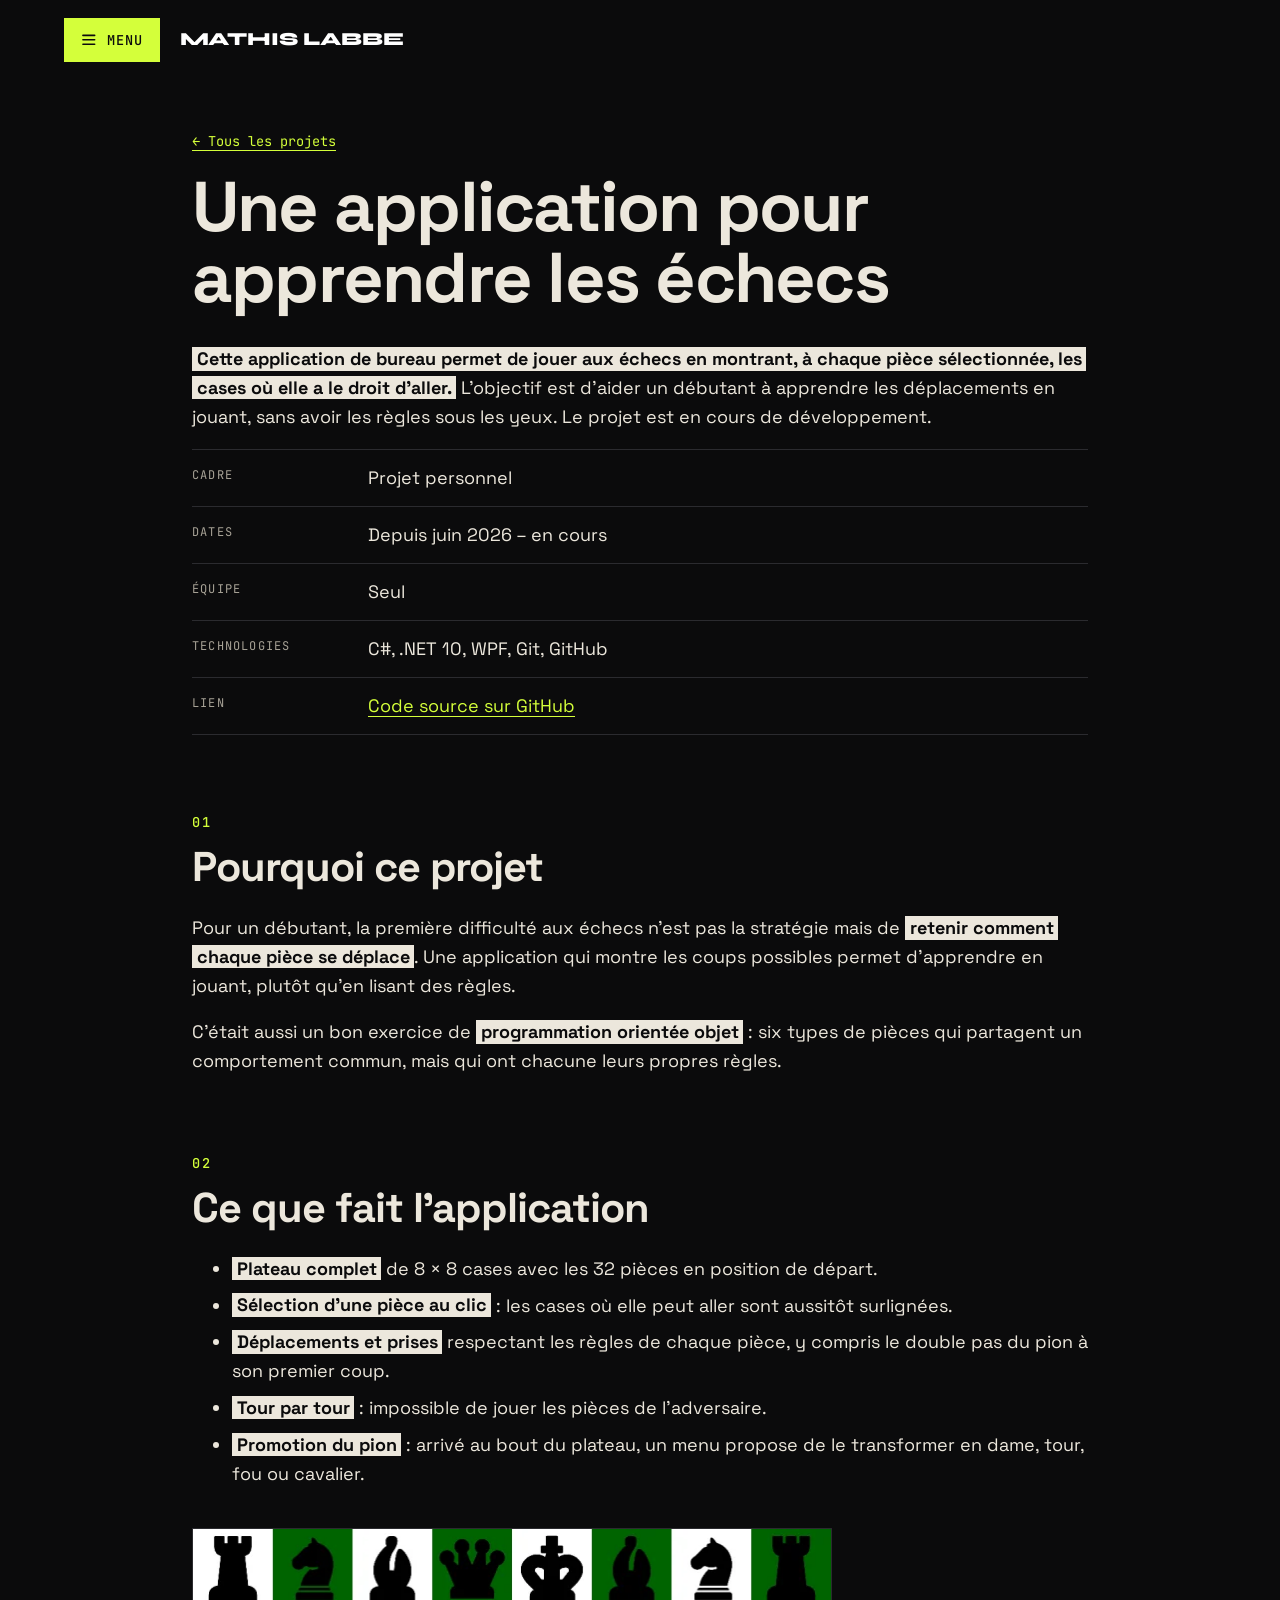
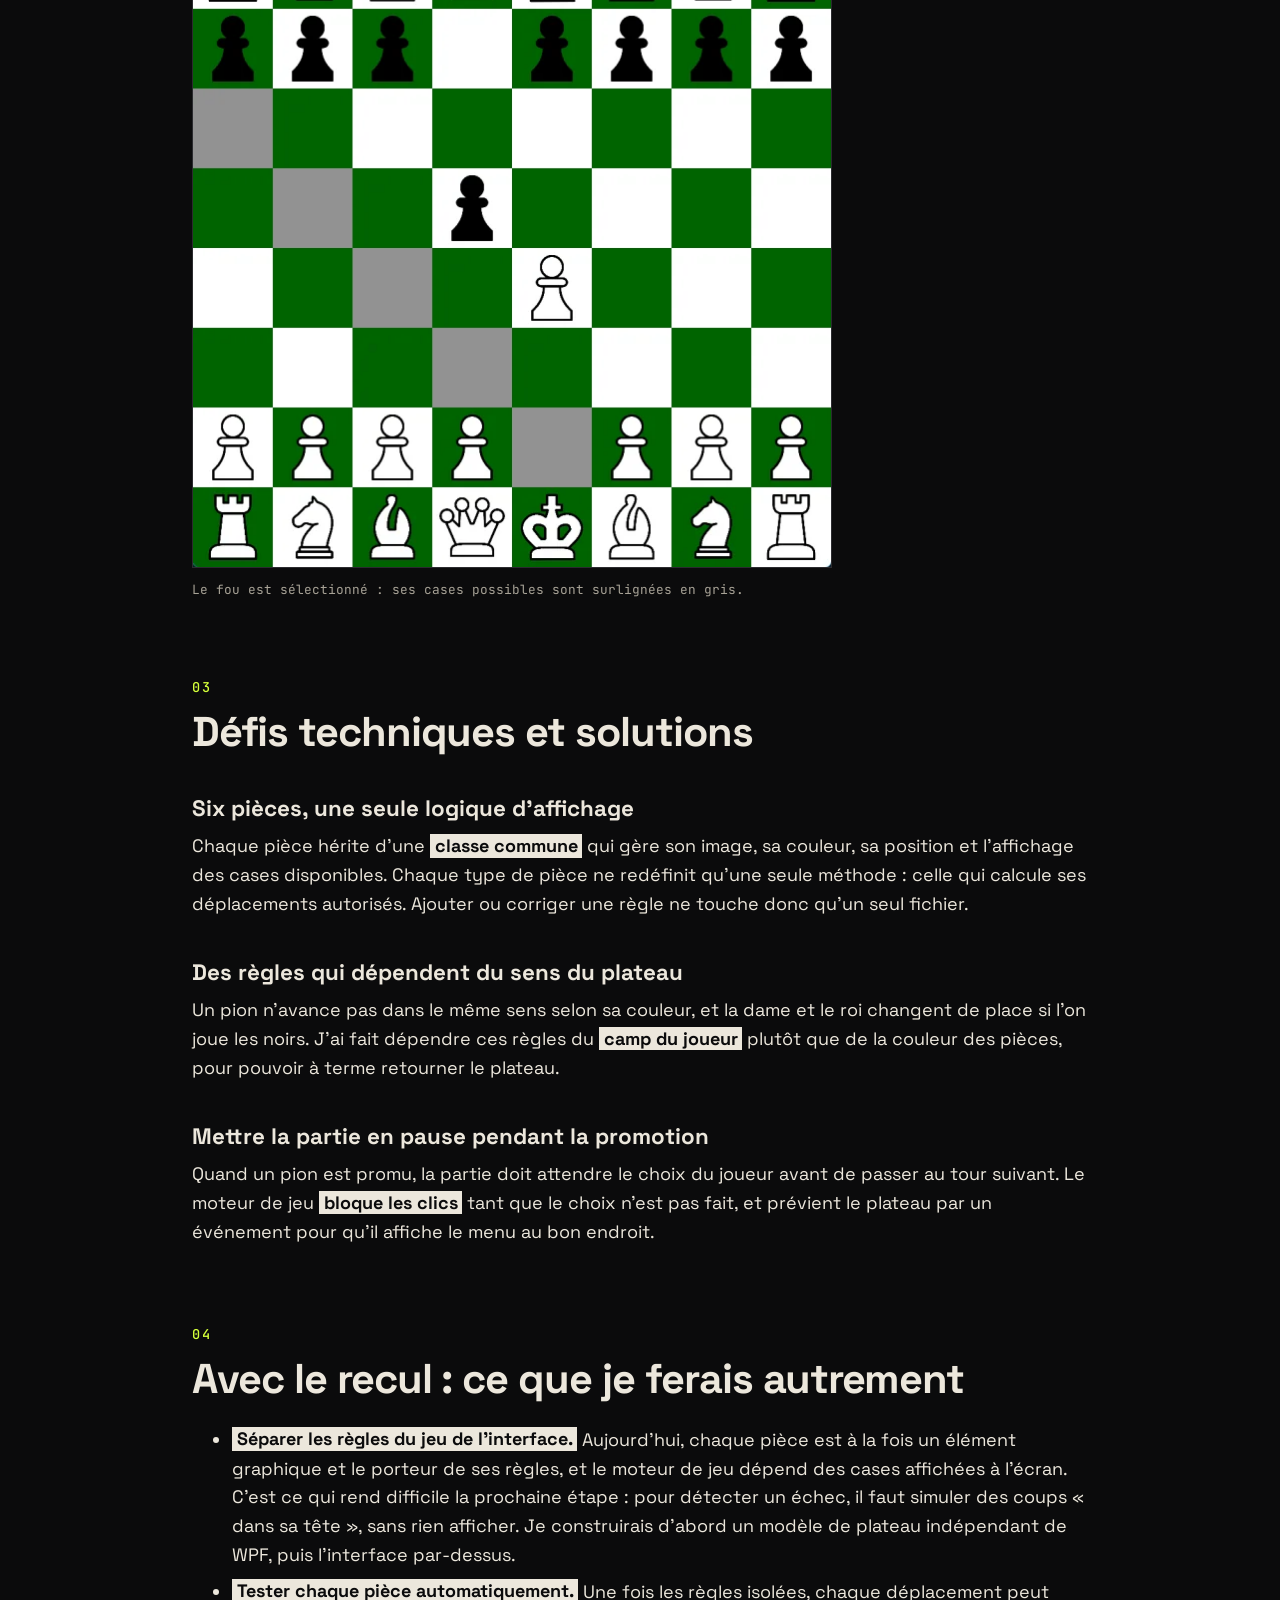
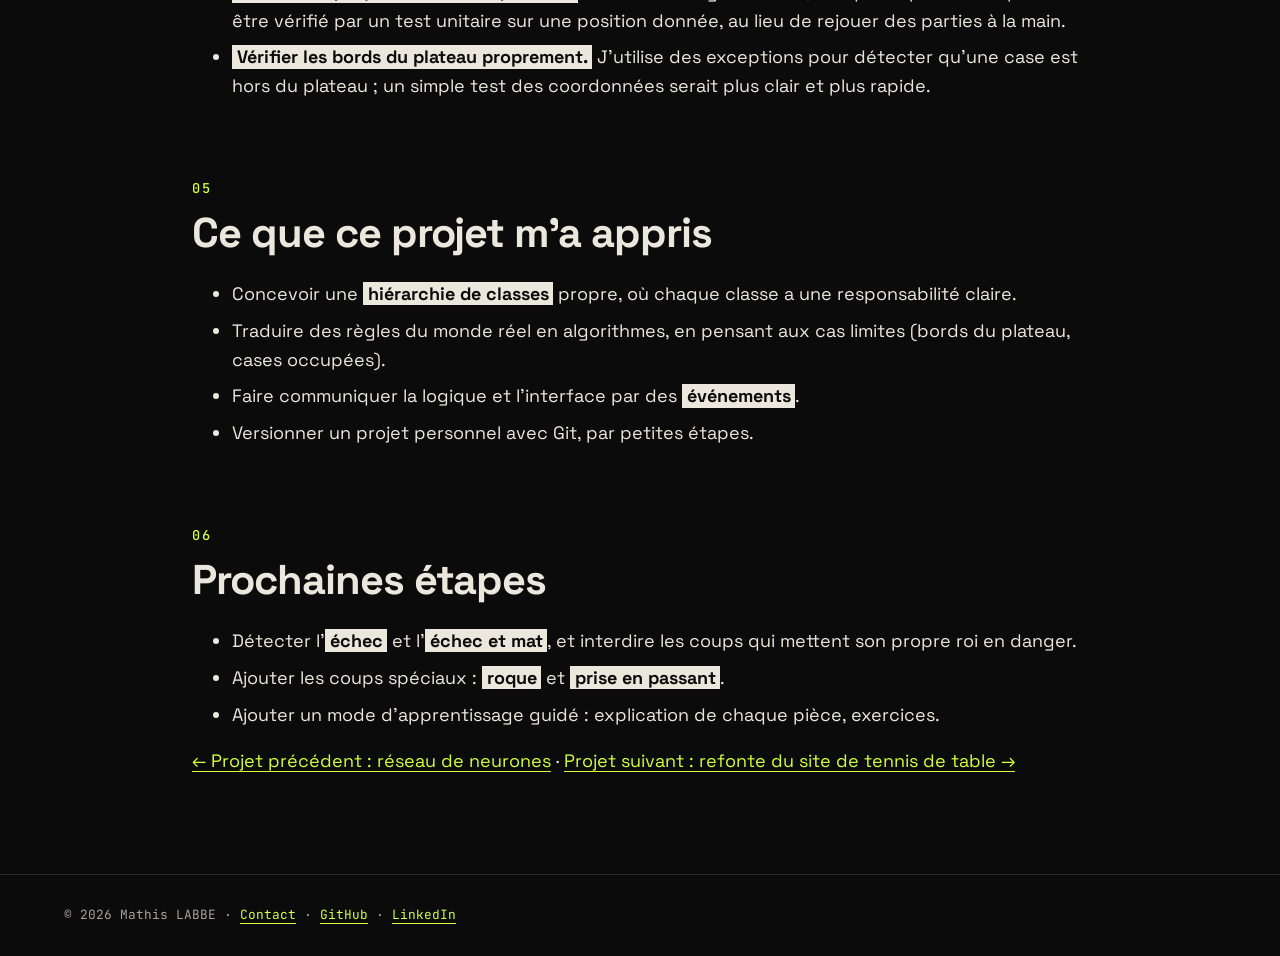
<file: projets/echecs.html>
<!DOCTYPE html>
<html lang="fr">
<head>
  <meta charset="utf-8">
  <meta name="viewport" content="width=device-width, initial-scale=1">
  <title>Application pour apprendre les échecs en C# / WPF | Mathis LABBE</title>
  <meta name="description" content="Projet personnel de Mathis LABBE : une application d'échecs en C# / WPF qui montre les déplacements possibles de chaque pièce pour aider à apprendre les règles.">
  <meta name="theme-color" content="#0b0b0c">
  <link rel="preconnect" href="https://fonts.googleapis.com">
  <link rel="preconnect" href="https://fonts.gstatic.com" crossorigin>
  <link rel="stylesheet" href="https://fonts.googleapis.com/css2?family=JetBrains+Mono:wght@400;500&amp;family=Space+Grotesk:wght@400;500;700&amp;family=Syne:wght@700;800&amp;display=swap">
  <link rel="stylesheet" href="../css/style.css">
  <script>document.documentElement.classList.add('js')</script>
  <script src="../js/menu.js" defer></script>
</head>
<body>
  <a class="lien-evitement" href="#contenu">Aller au contenu</a>

  <header class="site">
    <div class="entete">
      <button class="bouton-menu" type="button" aria-expanded="false" aria-controls="menu-principal">
        <svg class="ico-menu" viewBox="0 0 24 24" aria-hidden="true"><path d="M4 6h16M4 12h16M4 18h16"/></svg>
        <svg class="ico-croix" viewBox="0 0 24 24" aria-hidden="true"><path d="M6 6l12 12M18 6L6 18"/></svg>
        <span class="libelle">Menu</span>
      </button>
      <a class="nom" href="../index.html">Mathis <span>LABBE</span></a>
    </div>
    <p class="role">Développeur C# / .NET en alternance</p>
    <nav id="menu-principal" aria-label="Menu principal">
      <ul>
          <li><a href="../index.html"><span class="num" aria-hidden="true">01</span>Accueil</a></li>
          <li><a href="../a-propos.html"><span class="num" aria-hidden="true">02</span>À propos</a></li>
          <li><a href="../projets.html" aria-current="page"><span class="num" aria-hidden="true">03</span>Projets</a></li>
          <li><a href="../competences.html"><span class="num" aria-hidden="true">04</span>Compétences</a></li>
          <li><a href="../veille.html"><span class="num" aria-hidden="true">05</span>Veille</a></li>
          <li><a href="../contact.html"><span class="num" aria-hidden="true">06</span>Contact</a></li>
          <li><a href="../cv/CV-Mathis-LABBE.pdf" download><span class="num" aria-hidden="true">07</span>CV (PDF)</a></li>
      </ul>
    </nav>
    <p class="liens"><a href="https://github.com/MathisLABBE">GitHub</a> · <a href="https://www.linkedin.com/in/mathis-labbe-92518131b/">LinkedIn</a></p>
  </header>

  <main id="contenu" class="contenu">

    <p><a href="../projets.html">← Tous les projets</a></p>

    <h1>Une application pour apprendre les échecs</h1>
    <p><strong>Cette application de bureau permet de jouer aux échecs en montrant, à chaque pièce sélectionnée, les cases où elle a le droit d'aller.</strong> L'objectif est d'aider un débutant à apprendre les déplacements en jouant, sans avoir les règles sous les yeux. Le projet est en cours de développement.</p>

    <dl class="fiche">
      <dt>Cadre</dt>
      <dd>Projet personnel</dd>
      <dt>Dates</dt>
      <dd>Depuis juin 2026 – en cours</dd>
      <dt>Équipe</dt>
      <dd>Seul</dd>
      <dt>Technologies</dt>
      <dd>C#, .NET 10, WPF, Git, GitHub</dd>
      <dt>Lien</dt>
      <dd><a href="https://github.com/MathisLABBE/Echecs">Code source sur GitHub</a></dd>
    </dl>

    <section>
      <h2>Pourquoi ce projet</h2>
      <p>Pour un débutant, la première difficulté aux échecs n'est pas la stratégie mais de <strong>retenir comment chaque pièce se déplace</strong>. Une application qui montre les coups possibles permet d'apprendre en jouant, plutôt qu'en lisant des règles.</p>
      <p>C'était aussi un bon exercice de <strong>programmation orientée objet</strong> : six types de pièces qui partagent un comportement commun, mais qui ont chacune leurs propres règles.</p>
    </section>

    <section>
      <h2>Ce que fait l'application</h2>
      <ul>
        <li><strong>Plateau complet</strong> de 8 × 8 cases avec les 32 pièces en position de départ.</li>
        <li><strong>Sélection d'une pièce au clic</strong> : les cases où elle peut aller sont aussitôt surlignées.</li>
        <li><strong>Déplacements et prises</strong> respectant les règles de chaque pièce, y compris le double pas du pion à son premier coup.</li>
        <li><strong>Tour par tour</strong> : impossible de jouer les pièces de l'adversaire.</li>
        <li><strong>Promotion du pion</strong> : arrivé au bout du plateau, un menu propose de le transformer en dame, tour, fou ou cavalier.</li>
      </ul>
      <figure>
        <img src="../images/echecs/plateau.webp" alt="Plateau d'échecs vert et blanc après deux coups : le fou blanc est sélectionné et les cases où il peut aller, en diagonale, sont surlignées en gris." width="640" height="640" loading="lazy">
        <figcaption>Le fou est sélectionné : ses cases possibles sont surlignées en gris.</figcaption>
      </figure>
    </section>

    <section>
      <h2>Défis techniques et solutions</h2>

      <h3>Six pièces, une seule logique d'affichage</h3>
      <p>Chaque pièce hérite d'une <strong>classe commune</strong> qui gère son image, sa couleur, sa position et l'affichage des cases disponibles. Chaque type de pièce ne redéfinit qu'une seule méthode : celle qui calcule ses déplacements autorisés. Ajouter ou corriger une règle ne touche donc qu'un seul fichier.</p>

      <h3>Des règles qui dépendent du sens du plateau</h3>
      <p>Un pion n'avance pas dans le même sens selon sa couleur, et la dame et le roi changent de place si l'on joue les noirs. J'ai fait dépendre ces règles du <strong>camp du joueur</strong> plutôt que de la couleur des pièces, pour pouvoir à terme retourner le plateau.</p>

      <h3>Mettre la partie en pause pendant la promotion</h3>
      <p>Quand un pion est promu, la partie doit attendre le choix du joueur avant de passer au tour suivant. Le moteur de jeu <strong>bloque les clics</strong> tant que le choix n'est pas fait, et prévient le plateau par un événement pour qu'il affiche le menu au bon endroit.</p>
    </section>

    <section>
      <h2>Avec le recul : ce que je ferais autrement</h2>
      <ul>
        <li><strong>Séparer les règles du jeu de l'interface.</strong> Aujourd'hui, chaque pièce est à la fois un élément graphique et le porteur de ses règles, et le moteur de jeu dépend des cases affichées à l'écran. C'est ce qui rend difficile la prochaine étape : pour détecter un échec, il faut simuler des coups « dans sa tête », sans rien afficher. Je construirais d'abord un modèle de plateau indépendant de WPF, puis l'interface par-dessus.</li>
        <li><strong>Tester chaque pièce automatiquement.</strong> Une fois les règles isolées, chaque déplacement peut être vérifié par un test unitaire sur une position donnée, au lieu de rejouer des parties à la main.</li>
        <li><strong>Vérifier les bords du plateau proprement.</strong> J'utilise des exceptions pour détecter qu'une case est hors du plateau ; un simple test des coordonnées serait plus clair et plus rapide.</li>
      </ul>
    </section>

    <section>
      <h2>Ce que ce projet m'a appris</h2>
      <ul>
        <li>Concevoir une <strong>hiérarchie de classes</strong> propre, où chaque classe a une responsabilité claire.</li>
        <li>Traduire des règles du monde réel en algorithmes, en pensant aux cas limites (bords du plateau, cases occupées).</li>
        <li>Faire communiquer la logique et l'interface par des <strong>événements</strong>.</li>
        <li>Versionner un projet personnel avec Git, par petites étapes.</li>
      </ul>
    </section>

    <section>
      <h2>Prochaines étapes</h2>
      <ul>
        <li>Détecter l'<strong>échec</strong> et l'<strong>échec et mat</strong>, et interdire les coups qui mettent son propre roi en danger.</li>
        <li>Ajouter les coups spéciaux : <strong>roque</strong> et <strong>prise en passant</strong>.</li>
        <li>Ajouter un mode d'apprentissage guidé : explication de chaque pièce, exercices.</li>
      </ul>
    </section>

    <p><a href="projet-ia.html">← Projet précédent : réseau de neurones</a> · <a href="refonte-site.html">Projet suivant : refonte du site de tennis de table →</a></p>

  </main>

  <footer class="site">
    <div class="contenu">
      <p>© 2026 Mathis LABBE · <a href="../contact.html">Contact</a> · <a href="https://github.com/MathisLABBE">GitHub</a> · <a href="https://www.linkedin.com/in/mathis-labbe-92518131b/">LinkedIn</a></p>
    </div>
  </footer>
</body>
</html>
</file>
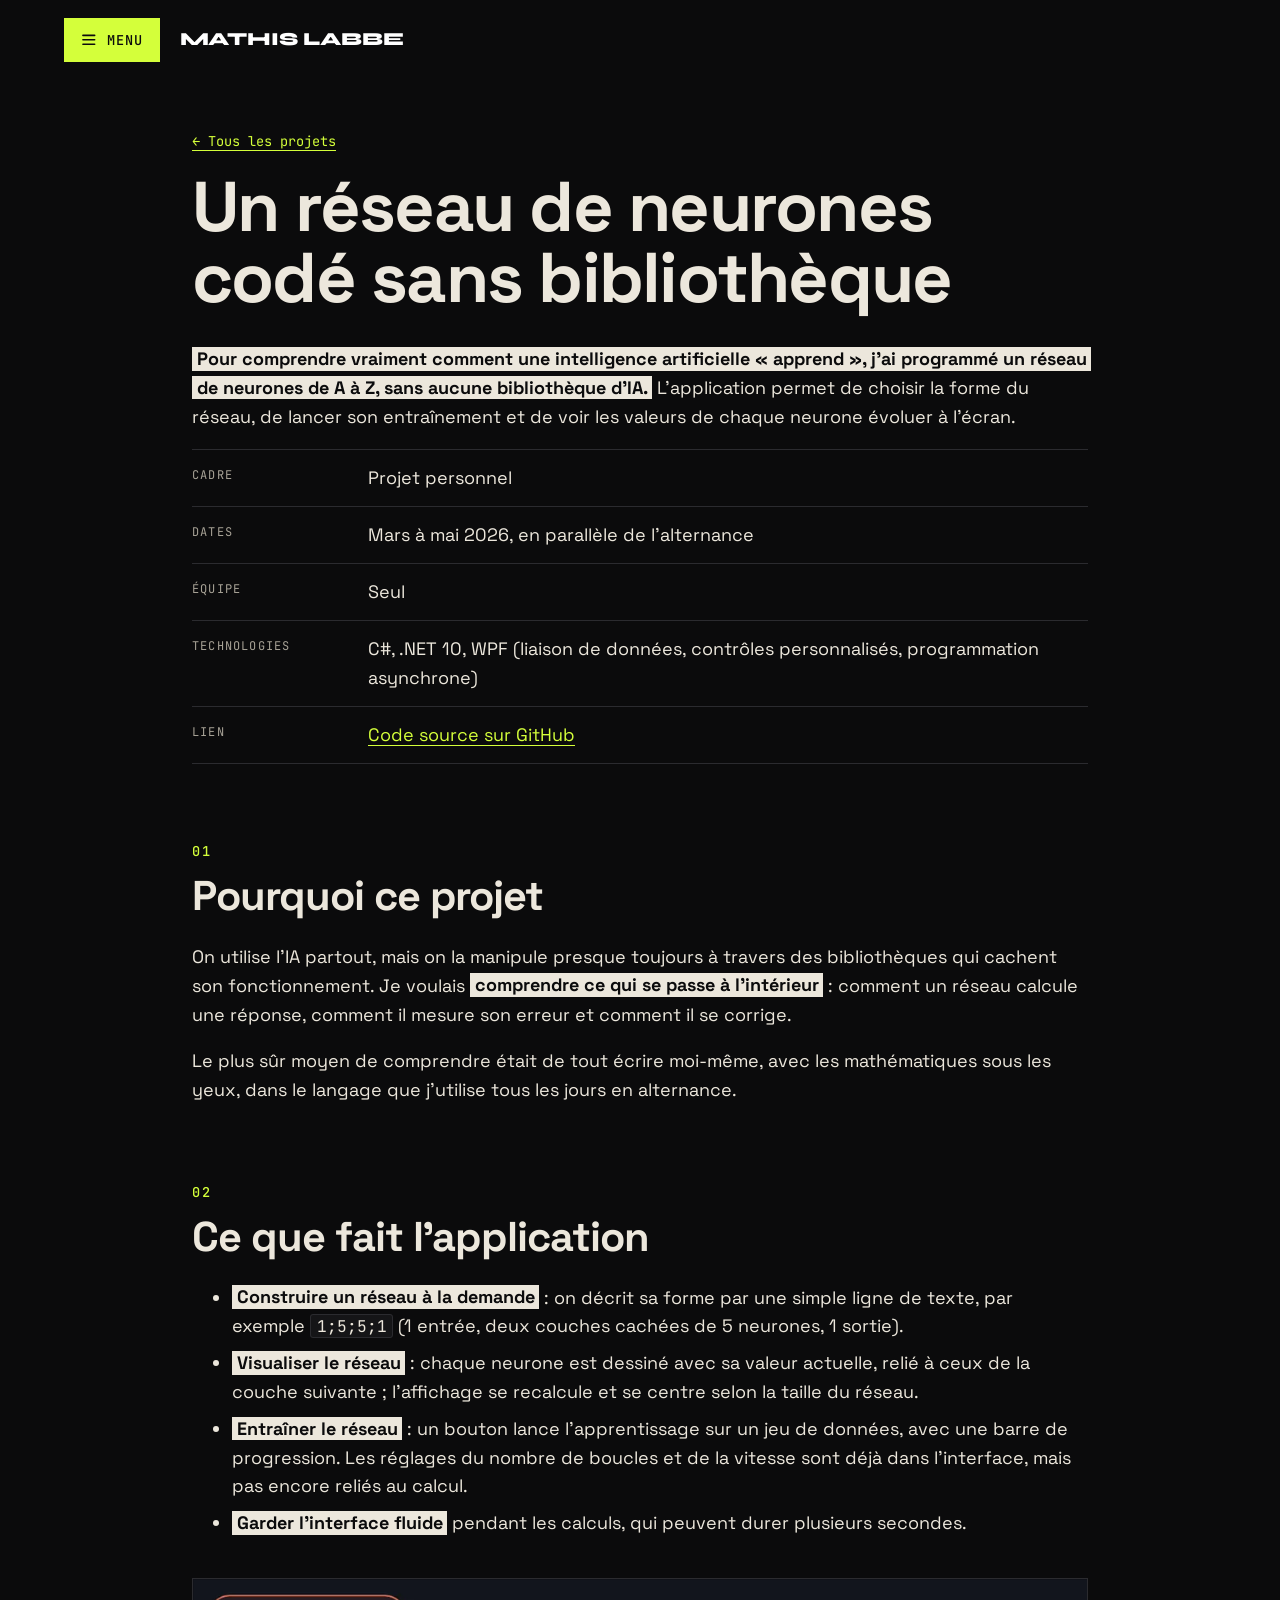
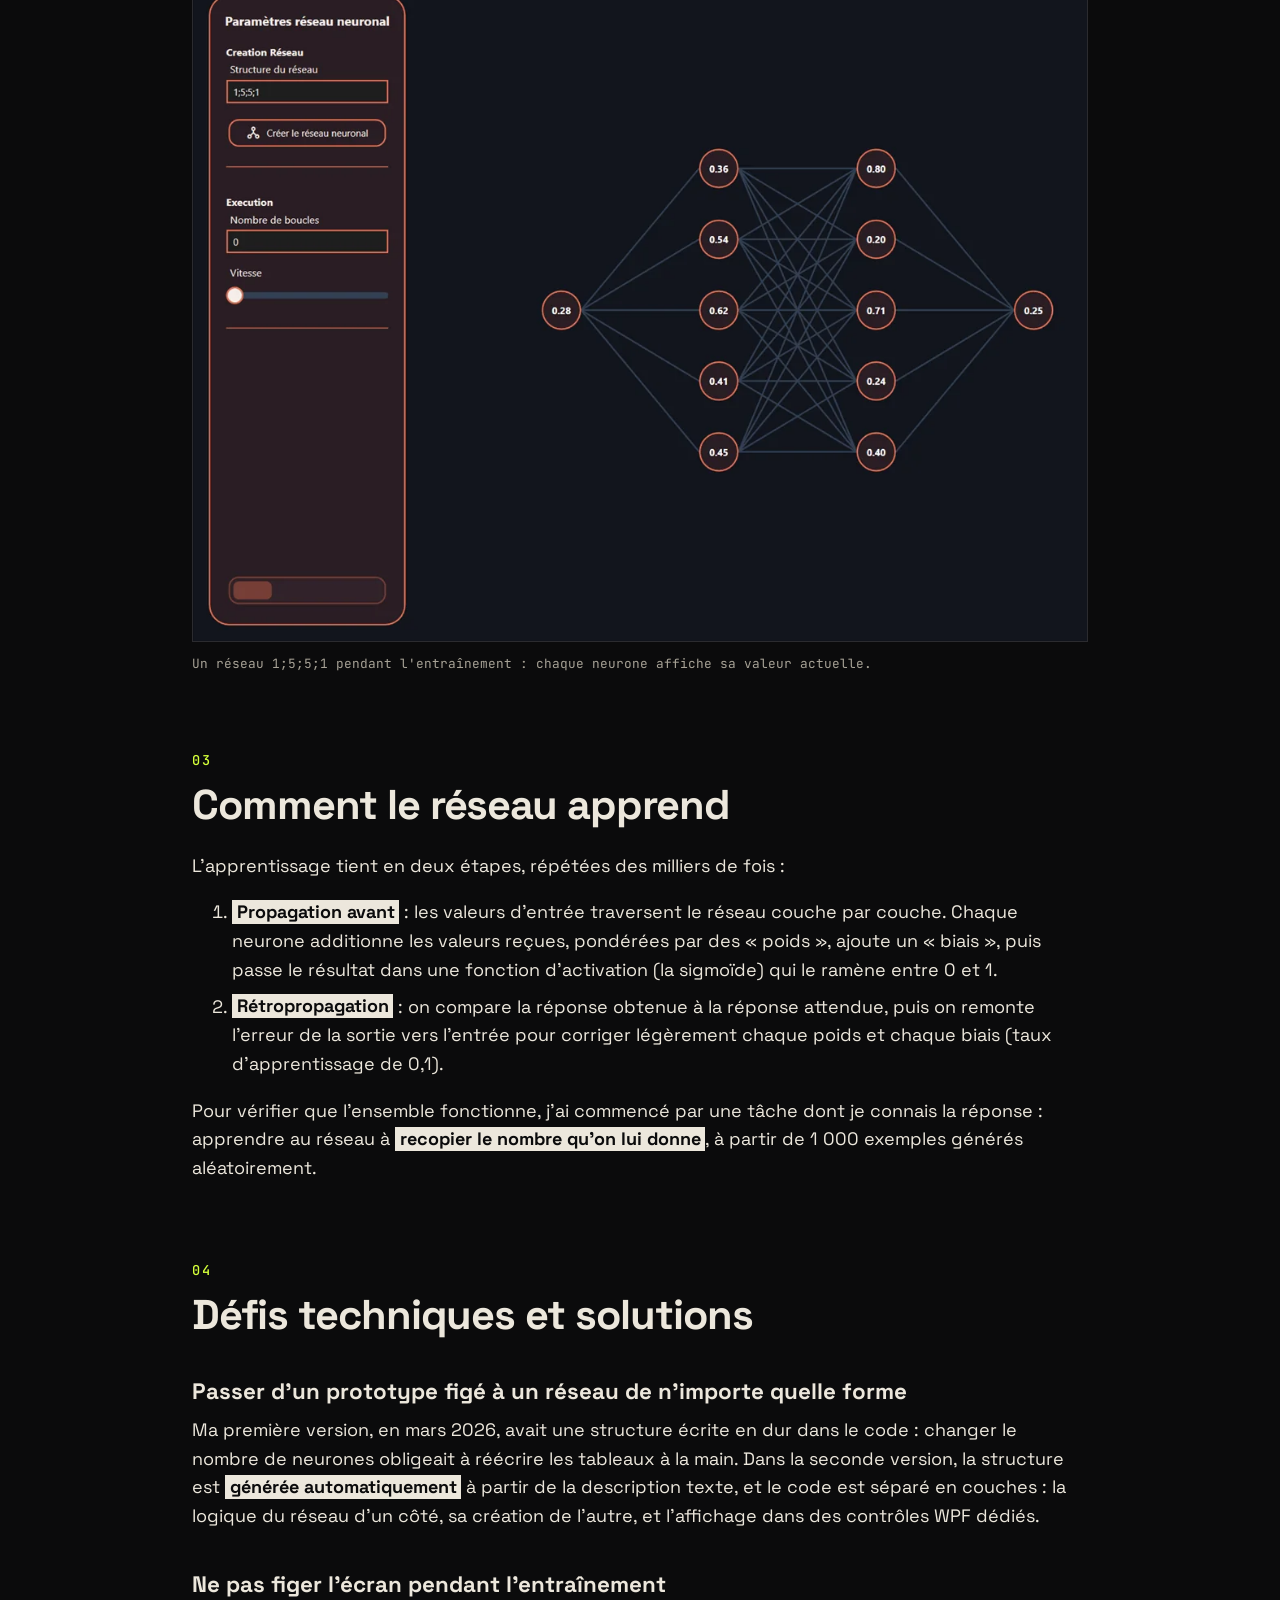
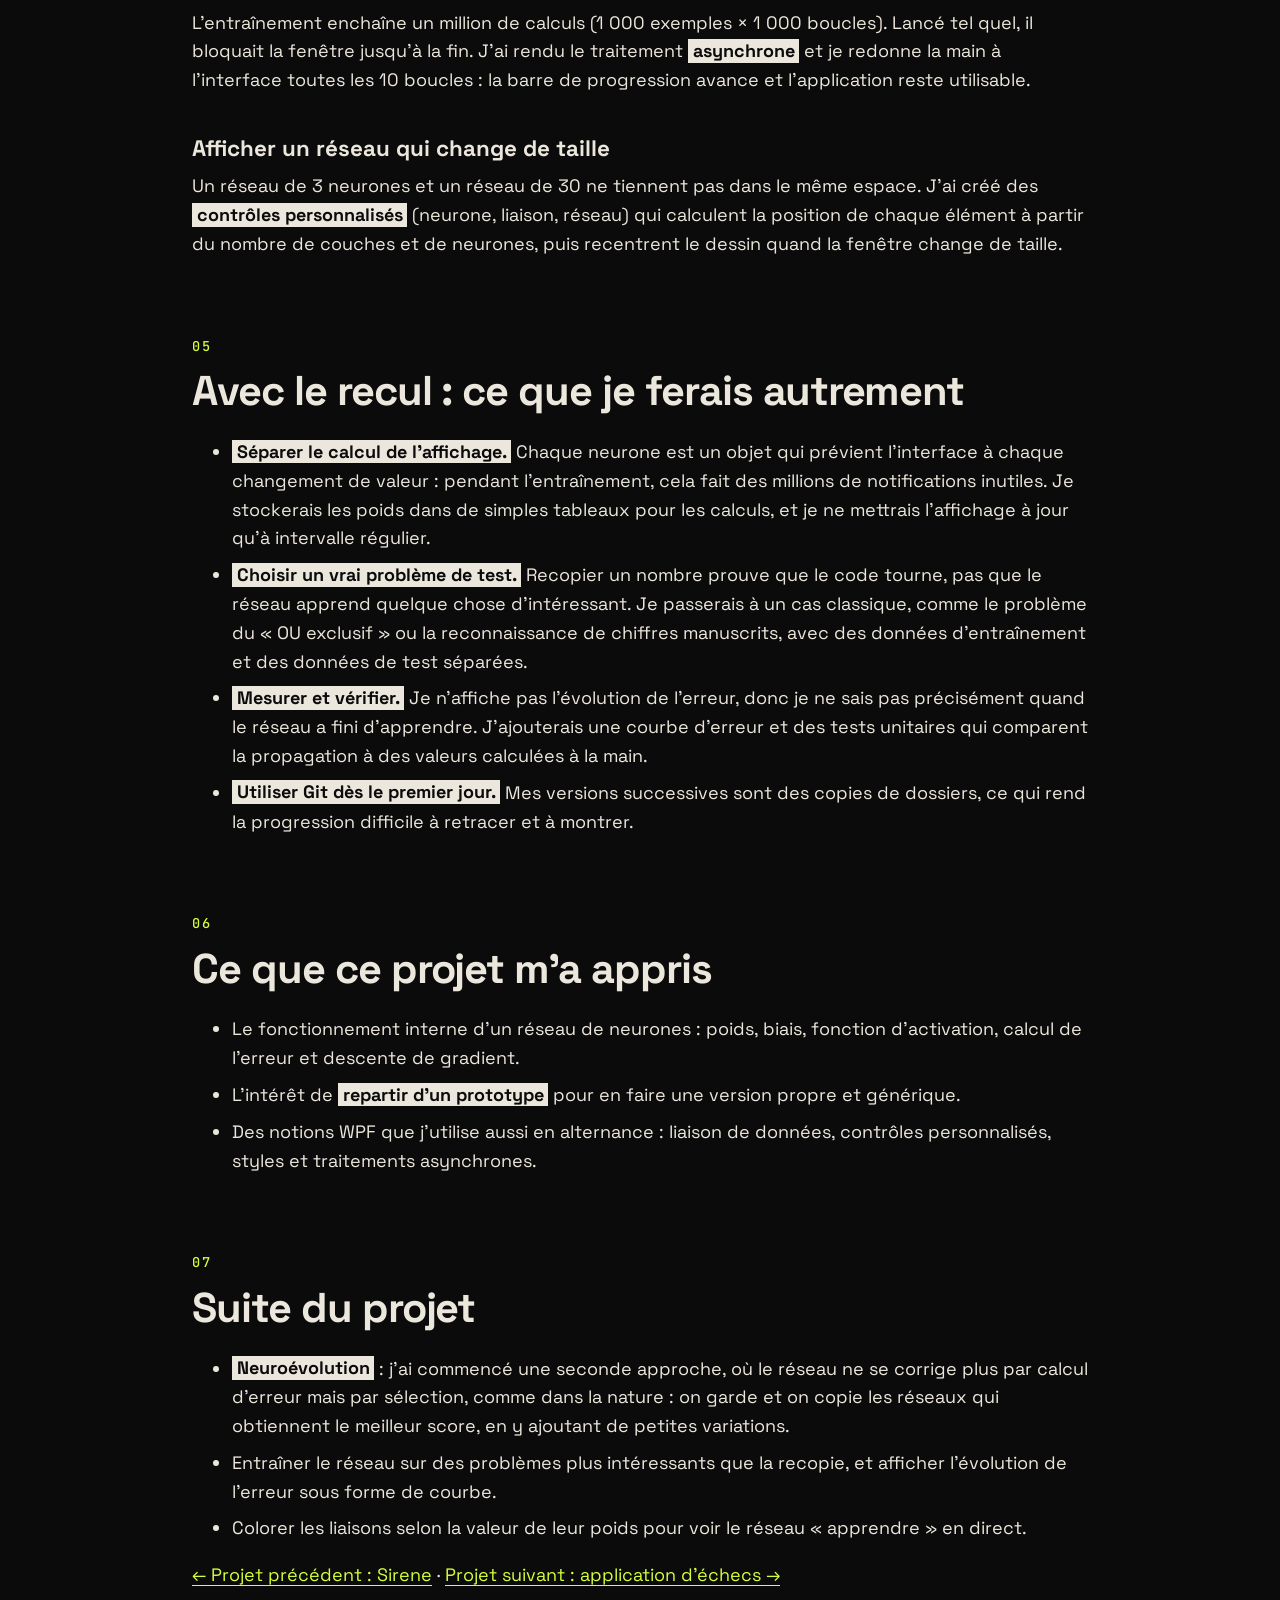
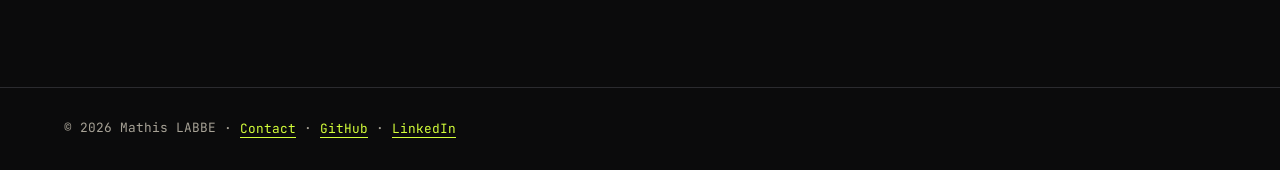
<file: projets/projet-ia.html>
<!DOCTYPE html>
<html lang="fr">
<head>
  <meta charset="utf-8">
  <meta name="viewport" content="width=device-width, initial-scale=1">
  <title>Réseau de neurones codé sans bibliothèque en C# / WPF | Mathis LABBE</title>
  <meta name="description" content="Projet personnel de Mathis LABBE : un réseau de neurones programmé entièrement en C#, sans bibliothèque d'IA, avec apprentissage par rétropropagation et visualisation WPF du réseau.">
  <meta name="theme-color" content="#0b0b0c">
  <link rel="preconnect" href="https://fonts.googleapis.com">
  <link rel="preconnect" href="https://fonts.gstatic.com" crossorigin>
  <link rel="stylesheet" href="https://fonts.googleapis.com/css2?family=JetBrains+Mono:wght@400;500&amp;family=Space+Grotesk:wght@400;500;700&amp;family=Syne:wght@700;800&amp;display=swap">
  <link rel="stylesheet" href="../css/style.css">
  <script>document.documentElement.classList.add('js')</script>
  <script src="../js/menu.js" defer></script>
</head>
<body>
  <a class="lien-evitement" href="#contenu">Aller au contenu</a>

  <header class="site">
    <div class="entete">
      <button class="bouton-menu" type="button" aria-expanded="false" aria-controls="menu-principal">
        <svg class="ico-menu" viewBox="0 0 24 24" aria-hidden="true"><path d="M4 6h16M4 12h16M4 18h16"/></svg>
        <svg class="ico-croix" viewBox="0 0 24 24" aria-hidden="true"><path d="M6 6l12 12M18 6L6 18"/></svg>
        <span class="libelle">Menu</span>
      </button>
      <a class="nom" href="../index.html">Mathis <span>LABBE</span></a>
    </div>
    <p class="role">Développeur C# / .NET en alternance</p>
    <nav id="menu-principal" aria-label="Menu principal">
      <ul>
          <li><a href="../index.html"><span class="num" aria-hidden="true">01</span>Accueil</a></li>
          <li><a href="../a-propos.html"><span class="num" aria-hidden="true">02</span>À propos</a></li>
          <li><a href="../projets.html" aria-current="page"><span class="num" aria-hidden="true">03</span>Projets</a></li>
          <li><a href="../competences.html"><span class="num" aria-hidden="true">04</span>Compétences</a></li>
          <li><a href="../veille.html"><span class="num" aria-hidden="true">05</span>Veille</a></li>
          <li><a href="../contact.html"><span class="num" aria-hidden="true">06</span>Contact</a></li>
          <li><a href="../cv/CV-Mathis-LABBE.pdf" download><span class="num" aria-hidden="true">07</span>CV (PDF)</a></li>
      </ul>
    </nav>
    <p class="liens"><a href="https://github.com/MathisLABBE">GitHub</a> · <a href="https://www.linkedin.com/in/mathis-labbe-92518131b/">LinkedIn</a></p>
  </header>

  <main id="contenu" class="contenu">

    <p><a href="../projets.html">← Tous les projets</a></p>

    <h1>Un réseau de neurones codé sans bibliothèque</h1>
    <p><strong>Pour comprendre vraiment comment une intelligence artificielle « apprend », j'ai programmé un réseau de neurones de A à Z, sans aucune bibliothèque d'IA.</strong> L'application permet de choisir la forme du réseau, de lancer son entraînement et de voir les valeurs de chaque neurone évoluer à l'écran.</p>

    <dl class="fiche">
      <dt>Cadre</dt>
      <dd>Projet personnel</dd>
      <dt>Dates</dt>
      <dd>Mars à mai 2026, en parallèle de l'alternance</dd>
      <dt>Équipe</dt>
      <dd>Seul</dd>
      <dt>Technologies</dt>
      <dd>C#, .NET 10, WPF (liaison de données, contrôles personnalisés, programmation asynchrone)</dd>
      <dt>Lien</dt>
      <dd><a href="https://github.com/MathisLABBE/ReseauNeurone">Code source sur GitHub</a></dd>
    </dl>

    <section>
      <h2>Pourquoi ce projet</h2>
      <p>On utilise l'IA partout, mais on la manipule presque toujours à travers des bibliothèques qui cachent son fonctionnement. Je voulais <strong>comprendre ce qui se passe à l'intérieur</strong> : comment un réseau calcule une réponse, comment il mesure son erreur et comment il se corrige.</p>
      <p>Le plus sûr moyen de comprendre était de tout écrire moi-même, avec les mathématiques sous les yeux, dans le langage que j'utilise tous les jours en alternance.</p>
    </section>

    <section>
      <h2>Ce que fait l'application</h2>
      <ul>
        <li><strong>Construire un réseau à la demande</strong> : on décrit sa forme par une simple ligne de texte, par exemple <code>1;5;5;1</code> (1 entrée, deux couches cachées de 5 neurones, 1 sortie).</li>
        <li><strong>Visualiser le réseau</strong> : chaque neurone est dessiné avec sa valeur actuelle, relié à ceux de la couche suivante ; l'affichage se recalcule et se centre selon la taille du réseau.</li>
        <li><strong>Entraîner le réseau</strong> : un bouton lance l'apprentissage sur un jeu de données, avec une barre de progression. Les réglages du nombre de boucles et de la vitesse sont déjà dans l'interface, mais pas encore reliés au calcul.</li>
        <li><strong>Garder l'interface fluide</strong> pendant les calculs, qui peuvent durer plusieurs secondes.</li>
      </ul>
      <figure>
        <img src="../images/ia/entrainement.webp" alt="L'application pendant l'entraînement : à gauche, le panneau de paramètres (structure 1;5;5;1, bouton de création, barre de progression) ; à droite, le réseau dessiné avec 1 entrée, deux couches de 5 neurones et 1 sortie, chaque neurone affichant sa valeur." width="1100" height="814" loading="lazy">
        <figcaption>Un réseau 1;5;5;1 pendant l'entraînement : chaque neurone affiche sa valeur actuelle.</figcaption>
      </figure>
    </section>

    <section>
      <h2>Comment le réseau apprend</h2>
      <p>L'apprentissage tient en deux étapes, répétées des milliers de fois :</p>
      <ol>
        <li><strong>Propagation avant</strong> : les valeurs d'entrée traversent le réseau couche par couche. Chaque neurone additionne les valeurs reçues, pondérées par des « poids », ajoute un « biais », puis passe le résultat dans une fonction d'activation (la sigmoïde) qui le ramène entre 0 et 1.</li>
        <li><strong>Rétropropagation</strong> : on compare la réponse obtenue à la réponse attendue, puis on remonte l'erreur de la sortie vers l'entrée pour corriger légèrement chaque poids et chaque biais (taux d'apprentissage de 0,1).</li>
      </ol>
      <p>Pour vérifier que l'ensemble fonctionne, j'ai commencé par une tâche dont je connais la réponse : apprendre au réseau à <strong>recopier le nombre qu'on lui donne</strong>, à partir de 1 000 exemples générés aléatoirement.</p>
    </section>

    <section>
      <h2>Défis techniques et solutions</h2>

      <h3>Passer d'un prototype figé à un réseau de n'importe quelle forme</h3>
      <p>Ma première version, en mars 2026, avait une structure écrite en dur dans le code : changer le nombre de neurones obligeait à réécrire les tableaux à la main. Dans la seconde version, la structure est <strong>générée automatiquement</strong> à partir de la description texte, et le code est séparé en couches : la logique du réseau d'un côté, sa création de l'autre, et l'affichage dans des contrôles WPF dédiés.</p>

      <h3>Ne pas figer l'écran pendant l'entraînement</h3>
      <p>L'entraînement enchaîne un million de calculs (1 000 exemples × 1 000 boucles). Lancé tel quel, il bloquait la fenêtre jusqu'à la fin. J'ai rendu le traitement <strong>asynchrone</strong> et je redonne la main à l'interface toutes les 10 boucles : la barre de progression avance et l'application reste utilisable.</p>

      <h3>Afficher un réseau qui change de taille</h3>
      <p>Un réseau de 3 neurones et un réseau de 30 ne tiennent pas dans le même espace. J'ai créé des <strong>contrôles personnalisés</strong> (neurone, liaison, réseau) qui calculent la position de chaque élément à partir du nombre de couches et de neurones, puis recentrent le dessin quand la fenêtre change de taille.</p>
    </section>

    <section>
      <h2>Avec le recul : ce que je ferais autrement</h2>
      <ul>
        <li><strong>Séparer le calcul de l'affichage.</strong> Chaque neurone est un objet qui prévient l'interface à chaque changement de valeur : pendant l'entraînement, cela fait des millions de notifications inutiles. Je stockerais les poids dans de simples tableaux pour les calculs, et je ne mettrais l'affichage à jour qu'à intervalle régulier.</li>
        <li><strong>Choisir un vrai problème de test.</strong> Recopier un nombre prouve que le code tourne, pas que le réseau apprend quelque chose d'intéressant. Je passerais à un cas classique, comme le problème du « OU exclusif » ou la reconnaissance de chiffres manuscrits, avec des données d'entraînement et des données de test séparées.</li>
        <li><strong>Mesurer et vérifier.</strong> Je n'affiche pas l'évolution de l'erreur, donc je ne sais pas précisément quand le réseau a fini d'apprendre. J'ajouterais une courbe d'erreur et des tests unitaires qui comparent la propagation à des valeurs calculées à la main.</li>
        <li><strong>Utiliser Git dès le premier jour.</strong> Mes versions successives sont des copies de dossiers, ce qui rend la progression difficile à retracer et à montrer.</li>
      </ul>
    </section>

    <section>
      <h2>Ce que ce projet m'a appris</h2>
      <ul>
        <li>Le fonctionnement interne d'un réseau de neurones : poids, biais, fonction d'activation, calcul de l'erreur et descente de gradient.</li>
        <li>L'intérêt de <strong>repartir d'un prototype</strong> pour en faire une version propre et générique.</li>
        <li>Des notions WPF que j'utilise aussi en alternance : liaison de données, contrôles personnalisés, styles et traitements asynchrones.</li>
      </ul>
    </section>

    <section>
      <h2>Suite du projet</h2>
      <ul>
        <li><strong>Neuroévolution</strong> : j'ai commencé une seconde approche, où le réseau ne se corrige plus par calcul d'erreur mais par sélection, comme dans la nature : on garde et on copie les réseaux qui obtiennent le meilleur score, en y ajoutant de petites variations.</li>
        <li>Entraîner le réseau sur des problèmes plus intéressants que la recopie, et afficher l'évolution de l'erreur sous forme de courbe.</li>
        <li>Colorer les liaisons selon la valeur de leur poids pour voir le réseau « apprendre » en direct.</li>
      </ul>
    </section>

    <p><a href="sirene.html">← Projet précédent : Sirene</a> · <a href="echecs.html">Projet suivant : application d'échecs →</a></p>

  </main>

  <footer class="site">
    <div class="contenu">
      <p>© 2026 Mathis LABBE · <a href="../contact.html">Contact</a> · <a href="https://github.com/MathisLABBE">GitHub</a> · <a href="https://www.linkedin.com/in/mathis-labbe-92518131b/">LinkedIn</a></p>
    </div>
  </footer>
</body>
</html>
</file>
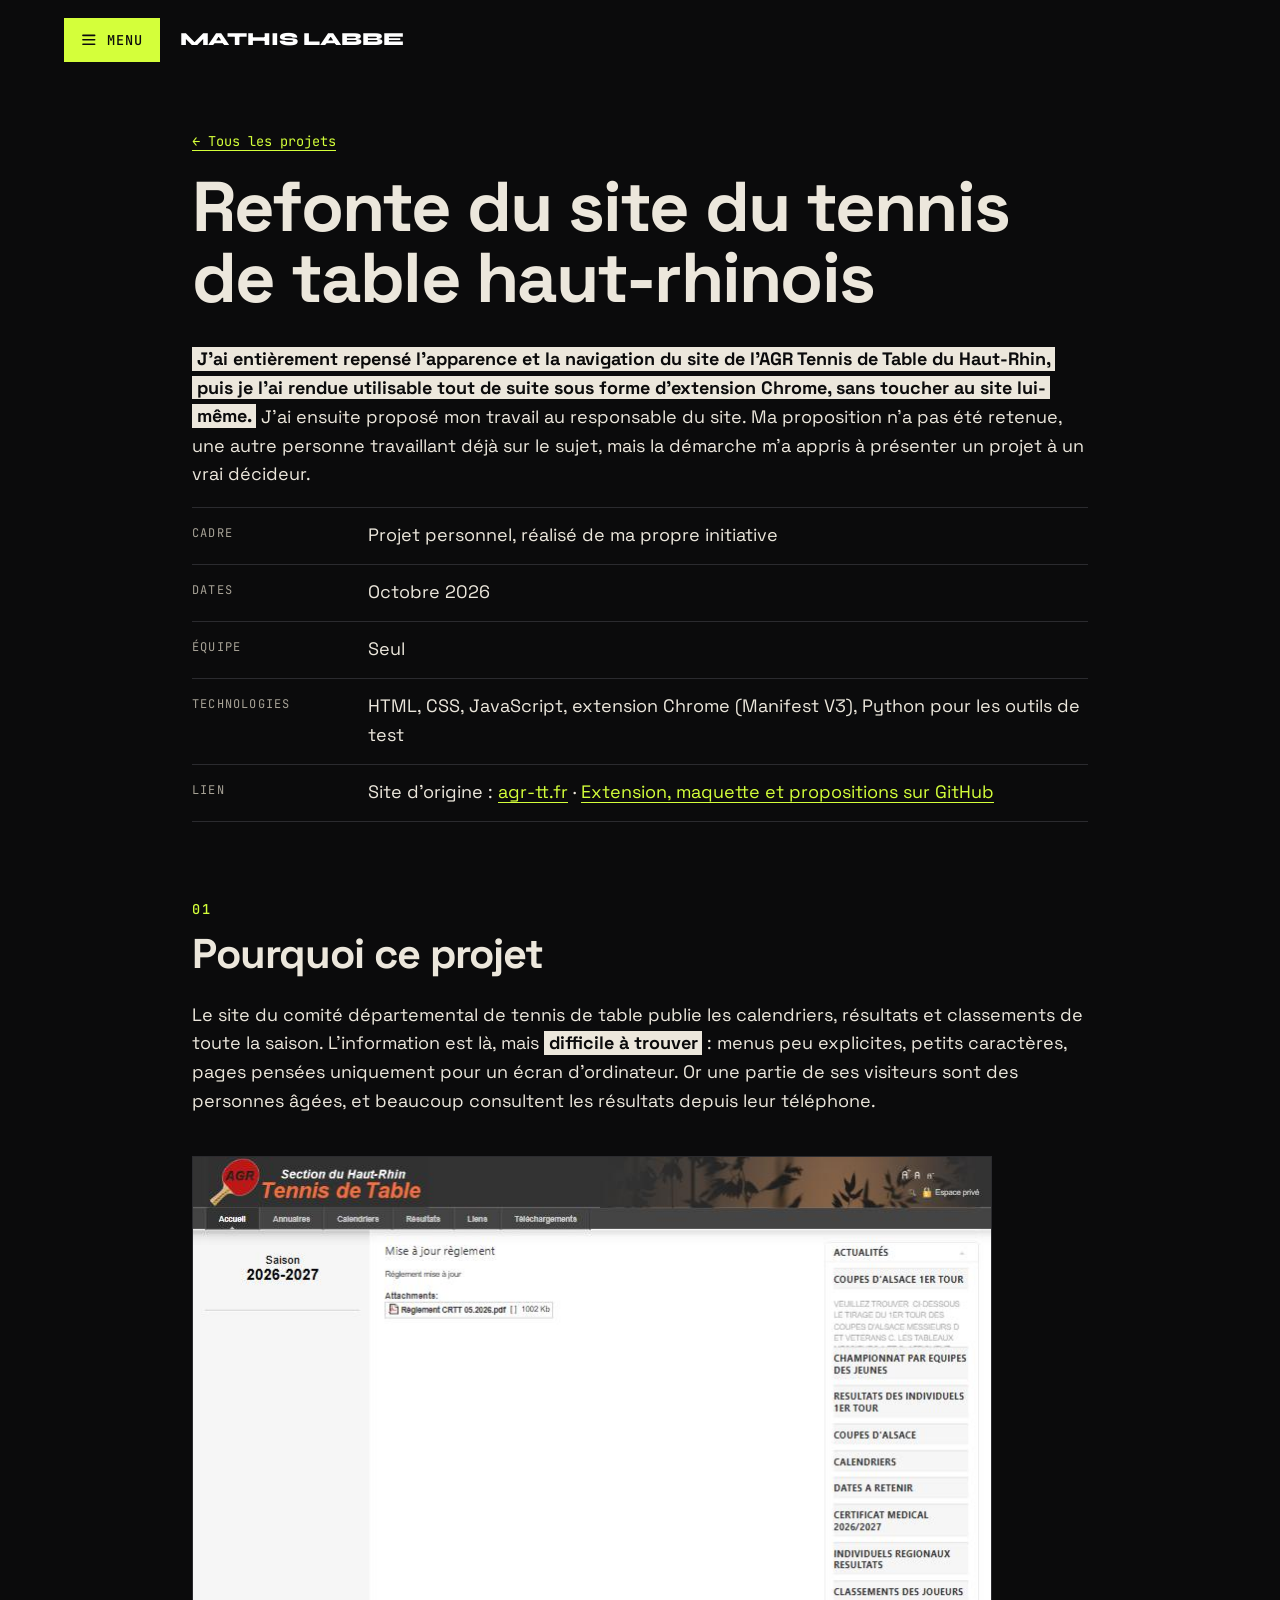
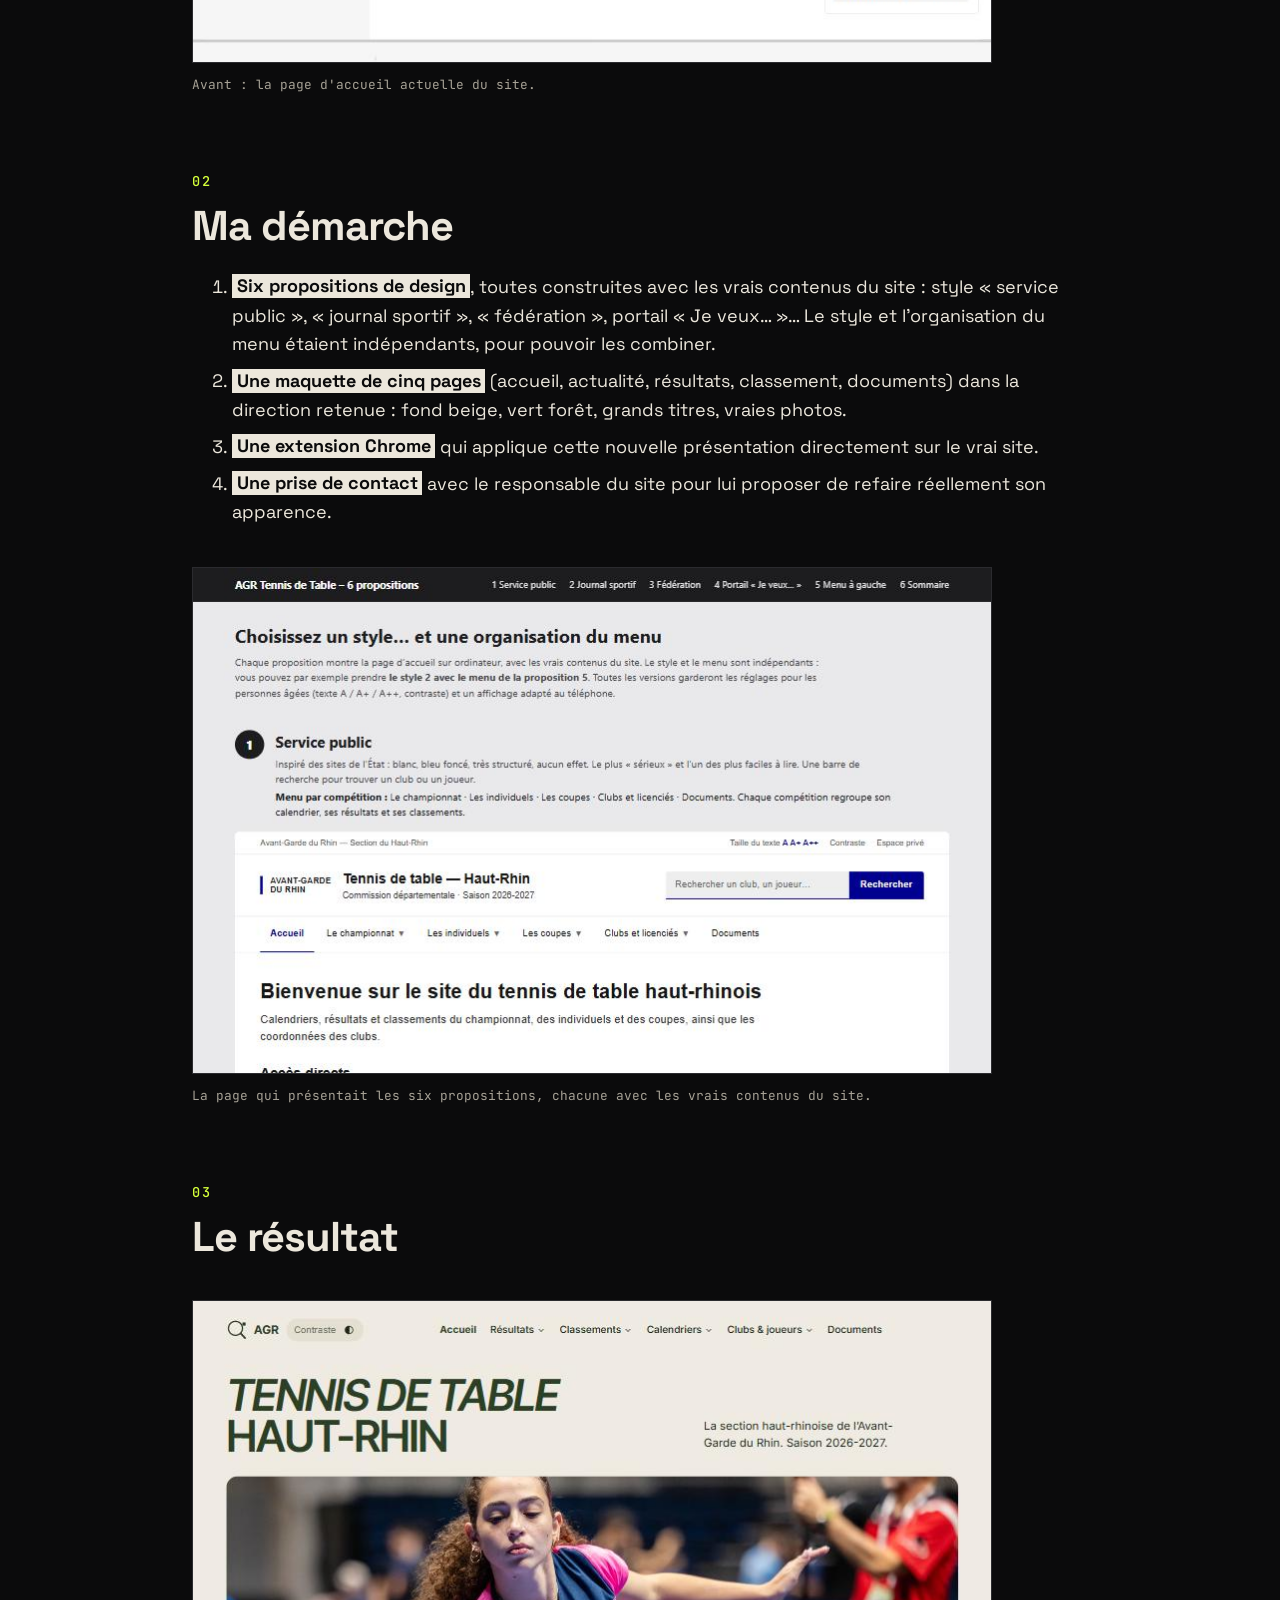
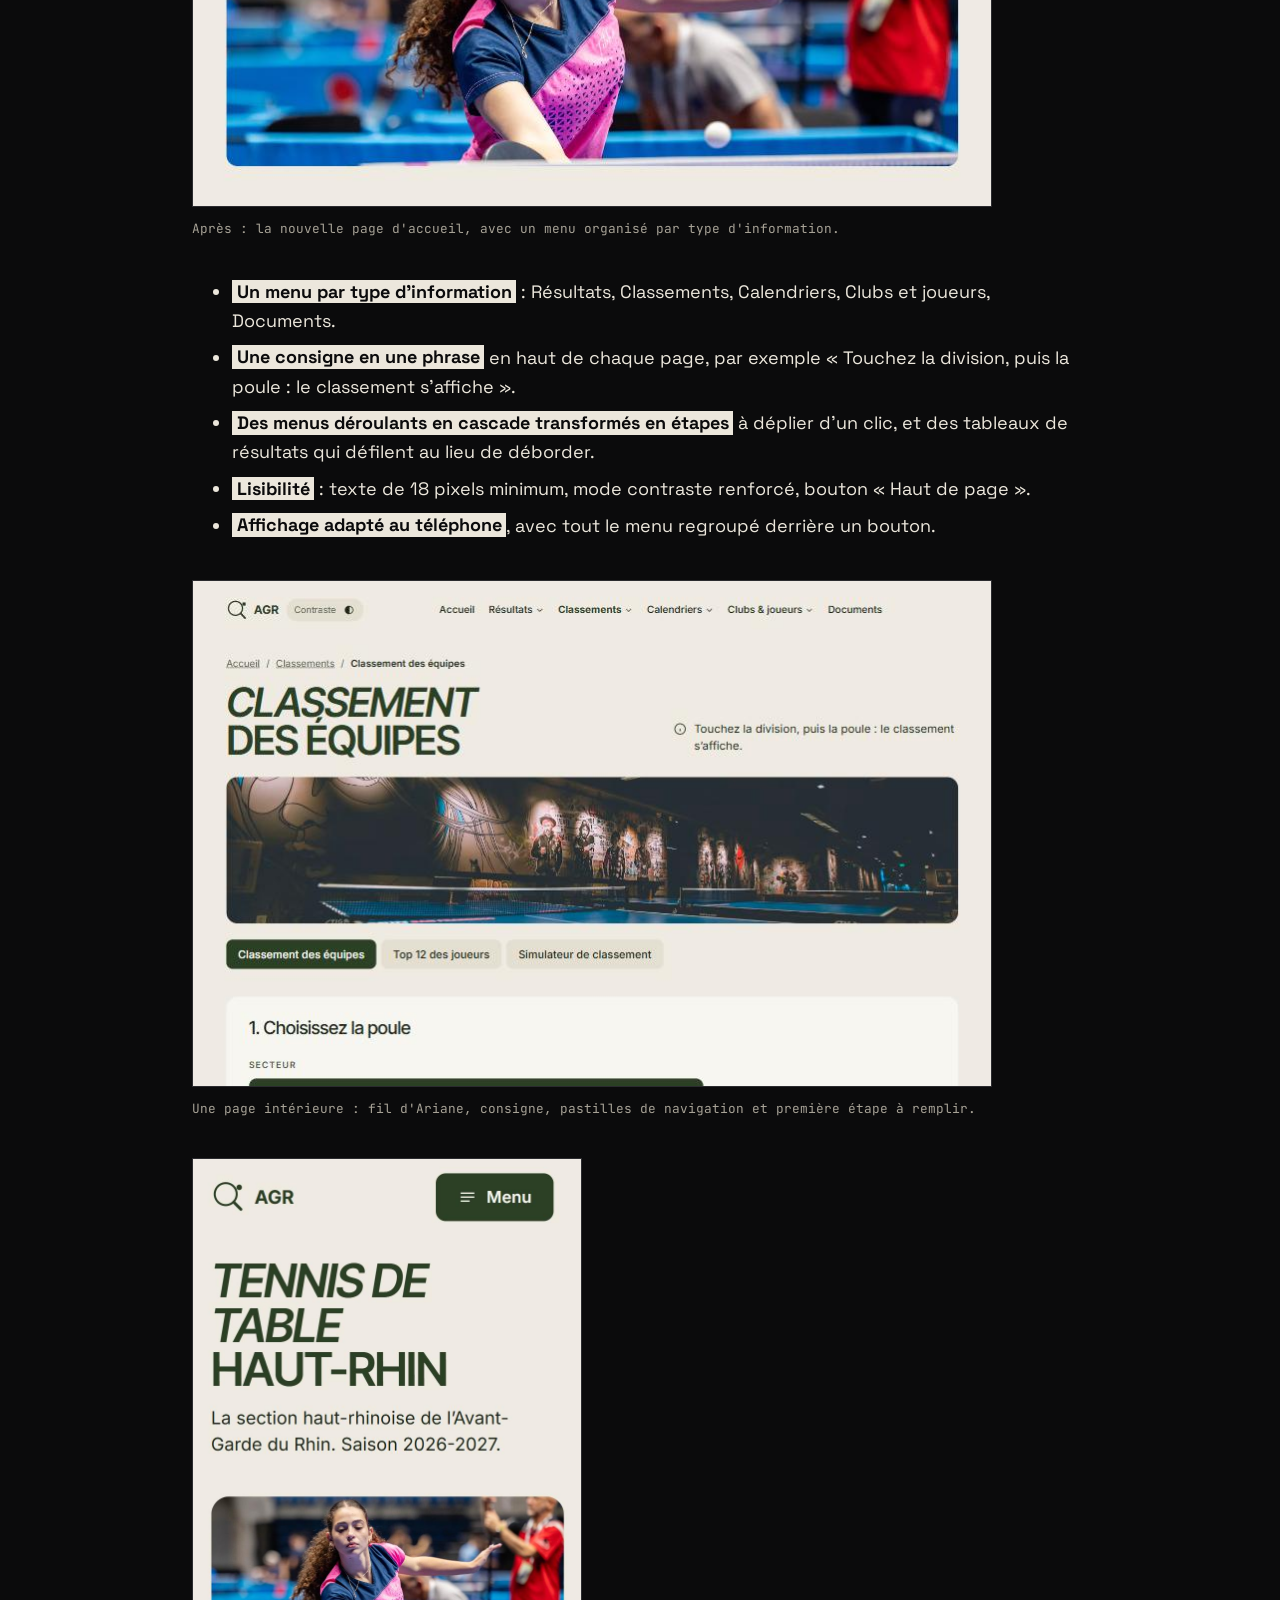
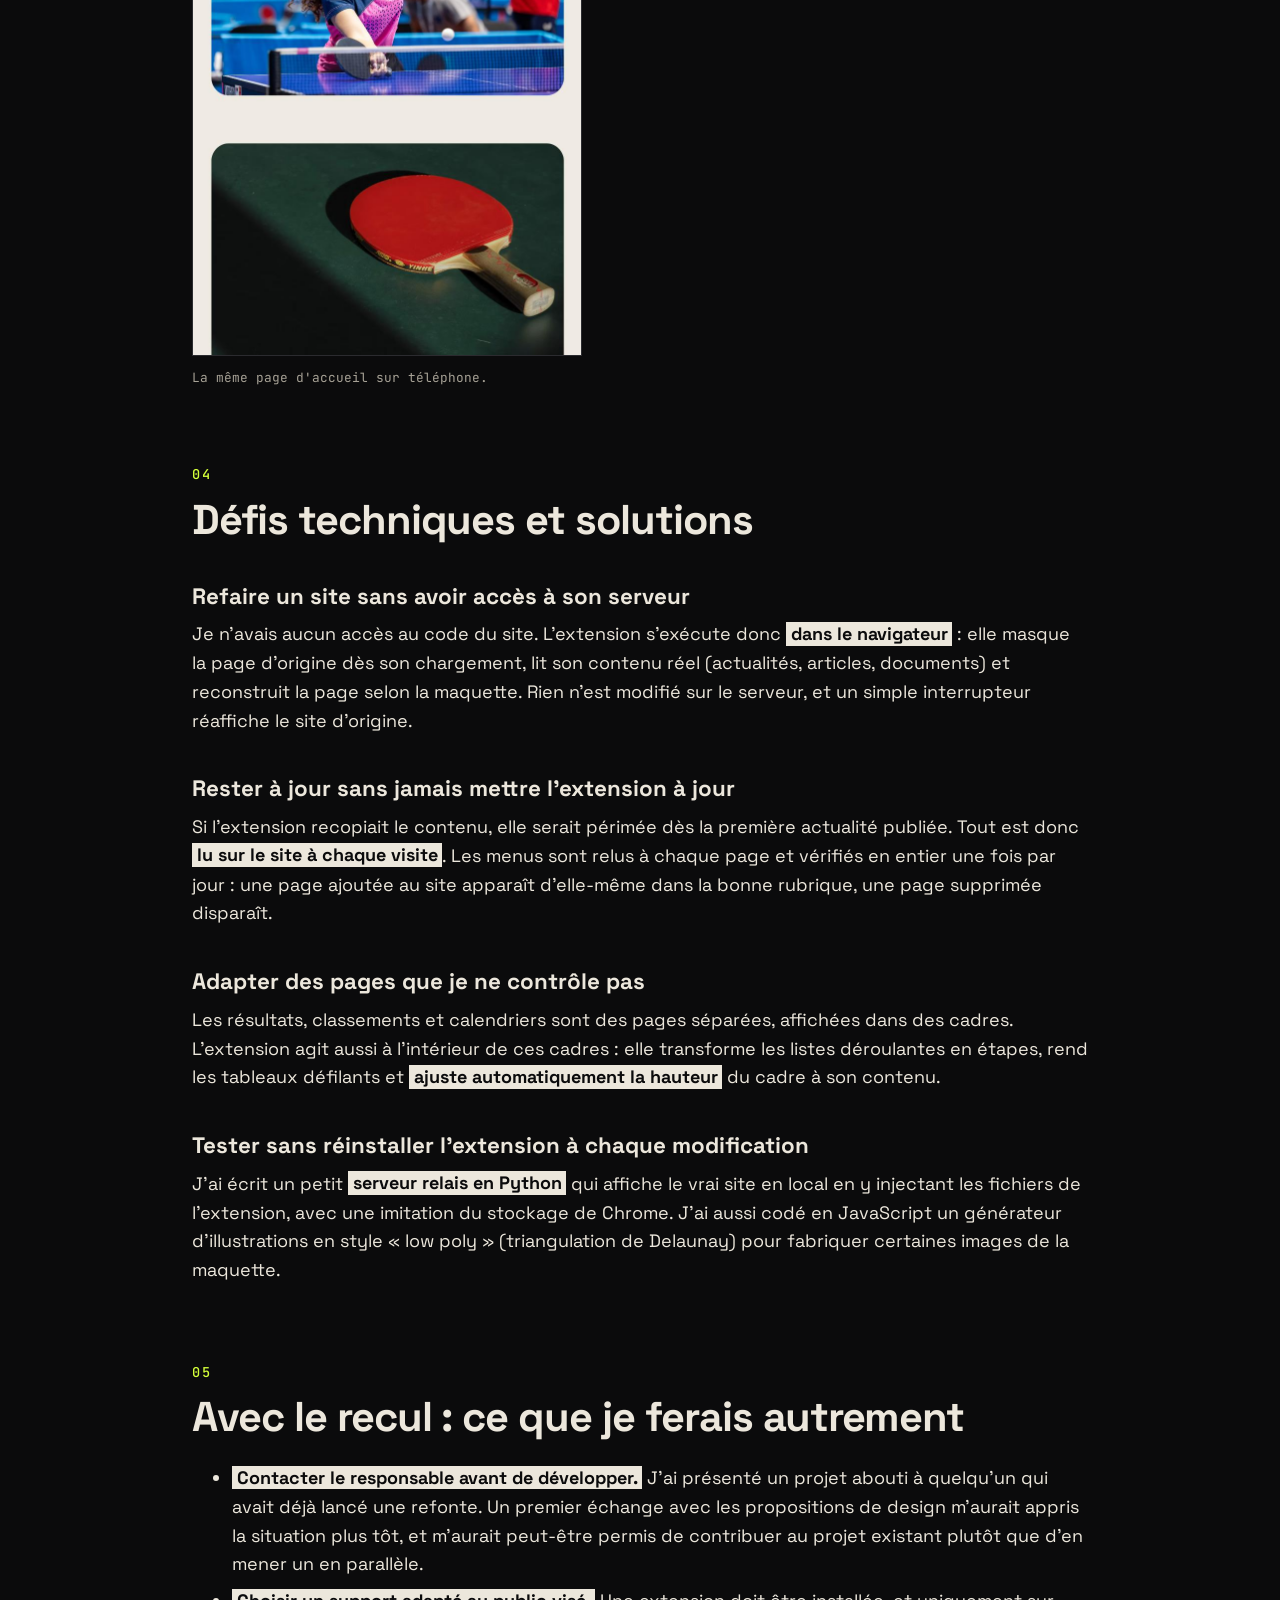
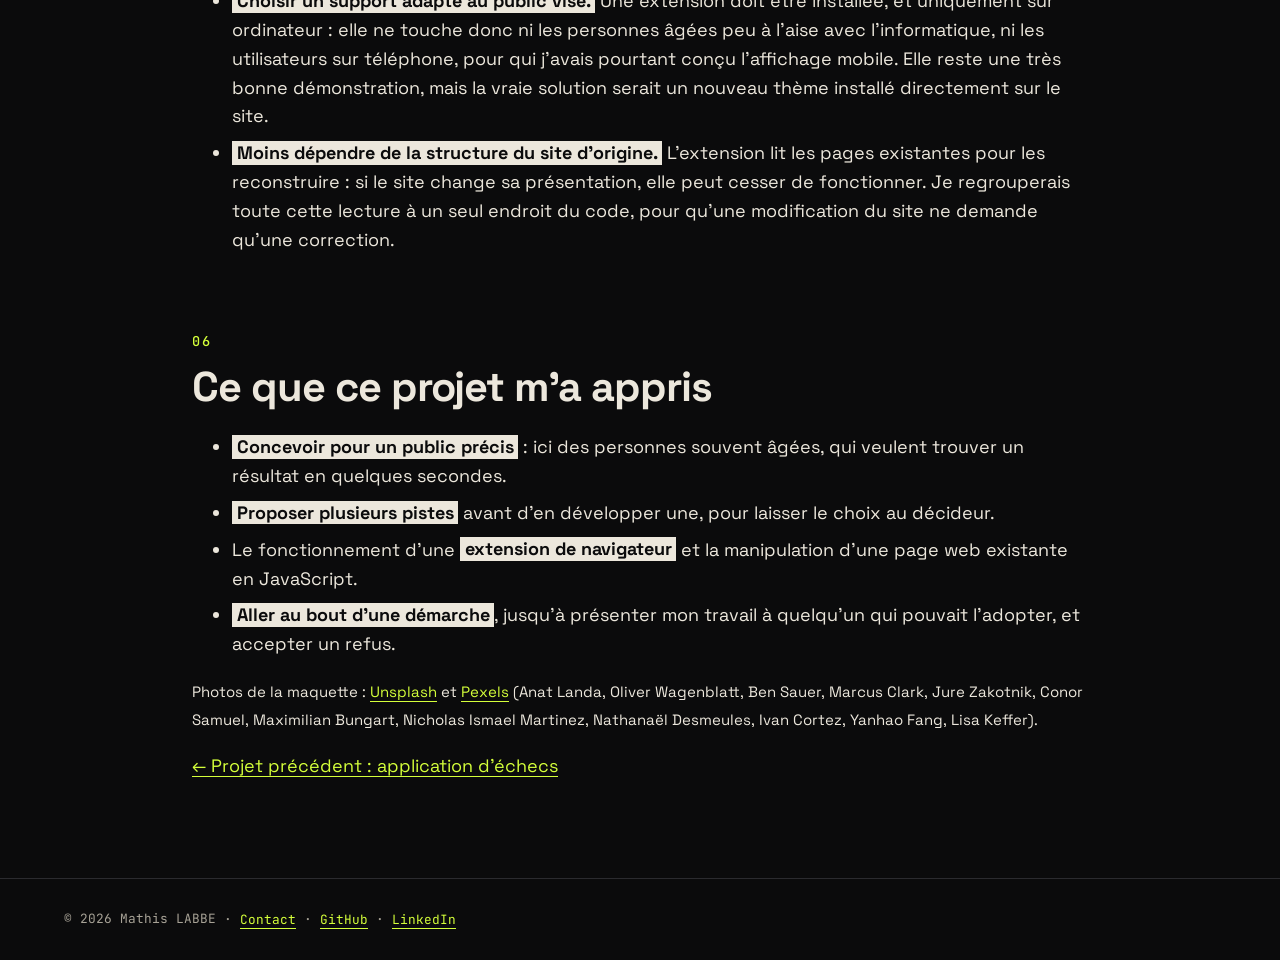
<file: projets/refonte-site.html>
<!DOCTYPE html>
<html lang="fr">
<head>
  <meta charset="utf-8">
  <meta name="viewport" content="width=device-width, initial-scale=1">
  <title>Refonte du site de tennis de table du Haut-Rhin en extension Chrome | Mathis LABBE</title>
  <meta name="description" content="Projet personnel de Mathis LABBE : refonte graphique et ergonomique du site de l'AGR Tennis de Table du Haut-Rhin, livrée sous forme d'extension Chrome en HTML, CSS et JavaScript, puis proposée au responsable du site.">
  <meta name="theme-color" content="#0b0b0c">
  <link rel="preconnect" href="https://fonts.googleapis.com">
  <link rel="preconnect" href="https://fonts.gstatic.com" crossorigin>
  <link rel="stylesheet" href="https://fonts.googleapis.com/css2?family=JetBrains+Mono:wght@400;500&amp;family=Space+Grotesk:wght@400;500;700&amp;family=Syne:wght@700;800&amp;display=swap">
  <link rel="stylesheet" href="../css/style.css">
  <script>document.documentElement.classList.add('js')</script>
  <script src="../js/menu.js" defer></script>
</head>
<body>
  <a class="lien-evitement" href="#contenu">Aller au contenu</a>

  <header class="site">
    <div class="entete">
      <button class="bouton-menu" type="button" aria-expanded="false" aria-controls="menu-principal">
        <svg class="ico-menu" viewBox="0 0 24 24" aria-hidden="true"><path d="M4 6h16M4 12h16M4 18h16"/></svg>
        <svg class="ico-croix" viewBox="0 0 24 24" aria-hidden="true"><path d="M6 6l12 12M18 6L6 18"/></svg>
        <span class="libelle">Menu</span>
      </button>
      <a class="nom" href="../index.html">Mathis <span>LABBE</span></a>
    </div>
    <p class="role">Développeur C# / .NET en alternance</p>
    <nav id="menu-principal" aria-label="Menu principal">
      <ul>
          <li><a href="../index.html"><span class="num" aria-hidden="true">01</span>Accueil</a></li>
          <li><a href="../a-propos.html"><span class="num" aria-hidden="true">02</span>À propos</a></li>
          <li><a href="../projets.html" aria-current="page"><span class="num" aria-hidden="true">03</span>Projets</a></li>
          <li><a href="../competences.html"><span class="num" aria-hidden="true">04</span>Compétences</a></li>
          <li><a href="../veille.html"><span class="num" aria-hidden="true">05</span>Veille</a></li>
          <li><a href="../contact.html"><span class="num" aria-hidden="true">06</span>Contact</a></li>
          <li><a href="../cv/CV-Mathis-LABBE.pdf" download><span class="num" aria-hidden="true">07</span>CV (PDF)</a></li>
      </ul>
    </nav>
    <p class="liens"><a href="https://github.com/MathisLABBE">GitHub</a> · <a href="https://www.linkedin.com/in/mathis-labbe-92518131b/">LinkedIn</a></p>
  </header>

  <main id="contenu" class="contenu">

    <p><a href="../projets.html">← Tous les projets</a></p>

    <h1>Refonte du site du tennis de table haut-rhinois</h1>
    <p><strong>J'ai entièrement repensé l'apparence et la navigation du site de l'AGR Tennis de Table du Haut-Rhin, puis je l'ai rendue utilisable tout de suite sous forme d'extension Chrome, sans toucher au site lui-même.</strong> J'ai ensuite proposé mon travail au responsable du site. Ma proposition n'a pas été retenue, une autre personne travaillant déjà sur le sujet, mais la démarche m'a appris à présenter un projet à un vrai décideur.</p>

    <dl class="fiche">
      <dt>Cadre</dt>
      <dd>Projet personnel, réalisé de ma propre initiative</dd>
      <dt>Dates</dt>
      <dd>Octobre 2026</dd>
      <dt>Équipe</dt>
      <dd>Seul</dd>
      <dt>Technologies</dt>
      <dd>HTML, CSS, JavaScript, extension Chrome (Manifest V3), Python pour les outils de test</dd>
      <dt>Lien</dt>
      <dd>Site d'origine : <a href="https://www.agr-tt.fr/agrtt68/">agr-tt.fr</a> · <a href="https://github.com/MathisLABBE/RefonteAGR">Extension, maquette et propositions sur GitHub</a></dd>
    </dl>

    <section>
      <h2>Pourquoi ce projet</h2>
      <p>Le site du comité départemental de tennis de table publie les calendriers, résultats et classements de toute la saison. L'information est là, mais <strong>difficile à trouver</strong> : menus peu explicites, petits caractères, pages pensées uniquement pour un écran d'ordinateur. Or une partie de ses visiteurs sont des personnes âgées, et beaucoup consultent les résultats depuis leur téléphone.</p>
      <figure>
        <img src="../images/refonte/avant.jpg" alt="Page d'accueil actuelle du site : bandeau sombre, menu en petits caractères (Annuaires, Calendriers, Résultats, Liens, Téléchargements), une seule actualité au centre et une colonne de liens en majuscules à droite." width="800" height="506" loading="lazy">
        <figcaption>Avant : la page d'accueil actuelle du site.</figcaption>
      </figure>
    </section>

    <section>
      <h2>Ma démarche</h2>
      <ol>
        <li><strong>Six propositions de design</strong>, toutes construites avec les vrais contenus du site : style « service public », « journal sportif », « fédération », portail « Je veux… »… Le style et l'organisation du menu étaient indépendants, pour pouvoir les combiner.</li>
        <li><strong>Une maquette de cinq pages</strong> (accueil, actualité, résultats, classement, documents) dans la direction retenue : fond beige, vert forêt, grands titres, vraies photos.</li>
        <li><strong>Une extension Chrome</strong> qui applique cette nouvelle présentation directement sur le vrai site.</li>
        <li><strong>Une prise de contact</strong> avec le responsable du site pour lui proposer de refaire réellement son apparence.</li>
      </ol>
      <figure>
        <img src="../images/refonte/propositions.jpg" alt="Page de présentation des six propositions de design, avec un menu pour passer de l'une à l'autre et la première proposition, de style service public, affichée en dessous." width="800" height="506" loading="lazy">
        <figcaption>La page qui présentait les six propositions, chacune avec les vrais contenus du site.</figcaption>
      </figure>
    </section>

    <section>
      <h2>Le résultat</h2>
      <figure>
        <img src="../images/refonte/apres-accueil.jpg" alt="Nouvelle page d'accueil : menu clair par type d'information (Résultats, Classements, Calendriers, Clubs et joueurs, Documents), bouton Contraste, grand titre Tennis de table Haut-Rhin et grande photo d'une joueuse." width="800" height="506" loading="lazy">
        <figcaption>Après : la nouvelle page d'accueil, avec un menu organisé par type d'information.</figcaption>
      </figure>
      <ul>
        <li><strong>Un menu par type d'information</strong> : Résultats, Classements, Calendriers, Clubs et joueurs, Documents.</li>
        <li><strong>Une consigne en une phrase</strong> en haut de chaque page, par exemple « Touchez la division, puis la poule : le classement s'affiche ».</li>
        <li><strong>Des menus déroulants en cascade transformés en étapes</strong> à déplier d'un clic, et des tableaux de résultats qui défilent au lieu de déborder.</li>
        <li><strong>Lisibilité</strong> : texte de 18 pixels minimum, mode contraste renforcé, bouton « Haut de page ».</li>
        <li><strong>Affichage adapté au téléphone</strong>, avec tout le menu regroupé derrière un bouton.</li>
      </ul>
      <figure>
        <img src="../images/refonte/apres-classement.jpg" alt="Nouvelle page Classement des équipes : fil d'Ariane, grand titre, consigne en une phrase, photo, pastilles pour passer au Top 12 des joueurs ou au simulateur, puis l'étape 1 Choisissez la poule." width="800" height="506" loading="lazy">
        <figcaption>Une page intérieure : fil d'Ariane, consigne, pastilles de navigation et première étape à remplir.</figcaption>
      </figure>
      <figure>
        <img src="../images/refonte/apres-mobile.jpg" alt="Nouvelle page d'accueil sur téléphone : logo, bouton Menu, grand titre sur trois lignes et photos en pleine largeur." width="390" height="800" loading="lazy">
        <figcaption>La même page d'accueil sur téléphone.</figcaption>
      </figure>
    </section>

    <section>
      <h2>Défis techniques et solutions</h2>

      <h3>Refaire un site sans avoir accès à son serveur</h3>
      <p>Je n'avais aucun accès au code du site. L'extension s'exécute donc <strong>dans le navigateur</strong> : elle masque la page d'origine dès son chargement, lit son contenu réel (actualités, articles, documents) et reconstruit la page selon la maquette. Rien n'est modifié sur le serveur, et un simple interrupteur réaffiche le site d'origine.</p>

      <h3>Rester à jour sans jamais mettre l'extension à jour</h3>
      <p>Si l'extension recopiait le contenu, elle serait périmée dès la première actualité publiée. Tout est donc <strong>lu sur le site à chaque visite</strong>. Les menus sont relus à chaque page et vérifiés en entier une fois par jour : une page ajoutée au site apparaît d'elle-même dans la bonne rubrique, une page supprimée disparaît.</p>

      <h3>Adapter des pages que je ne contrôle pas</h3>
      <p>Les résultats, classements et calendriers sont des pages séparées, affichées dans des cadres. L'extension agit aussi à l'intérieur de ces cadres : elle transforme les listes déroulantes en étapes, rend les tableaux défilants et <strong>ajuste automatiquement la hauteur</strong> du cadre à son contenu.</p>

      <h3>Tester sans réinstaller l'extension à chaque modification</h3>
      <p>J'ai écrit un petit <strong>serveur relais en Python</strong> qui affiche le vrai site en local en y injectant les fichiers de l'extension, avec une imitation du stockage de Chrome. J'ai aussi codé en JavaScript un générateur d'illustrations en style « low poly » (triangulation de Delaunay) pour fabriquer certaines images de la maquette.</p>
    </section>

    <section>
      <h2>Avec le recul : ce que je ferais autrement</h2>
      <ul>
        <li><strong>Contacter le responsable avant de développer.</strong> J'ai présenté un projet abouti à quelqu'un qui avait déjà lancé une refonte. Un premier échange avec les propositions de design m'aurait appris la situation plus tôt, et m'aurait peut-être permis de contribuer au projet existant plutôt que d'en mener un en parallèle.</li>
        <li><strong>Choisir un support adapté au public visé.</strong> Une extension doit être installée, et uniquement sur ordinateur : elle ne touche donc ni les personnes âgées peu à l'aise avec l'informatique, ni les utilisateurs sur téléphone, pour qui j'avais pourtant conçu l'affichage mobile. Elle reste une très bonne démonstration, mais la vraie solution serait un nouveau thème installé directement sur le site.</li>
        <li><strong>Moins dépendre de la structure du site d'origine.</strong> L'extension lit les pages existantes pour les reconstruire : si le site change sa présentation, elle peut cesser de fonctionner. Je regrouperais toute cette lecture à un seul endroit du code, pour qu'une modification du site ne demande qu'une correction.</li>
      </ul>
    </section>

    <section>
      <h2>Ce que ce projet m'a appris</h2>
      <ul>
        <li><strong>Concevoir pour un public précis</strong> : ici des personnes souvent âgées, qui veulent trouver un résultat en quelques secondes.</li>
        <li><strong>Proposer plusieurs pistes</strong> avant d'en développer une, pour laisser le choix au décideur.</li>
        <li>Le fonctionnement d'une <strong>extension de navigateur</strong> et la manipulation d'une page web existante en JavaScript.</li>
        <li><strong>Aller au bout d'une démarche</strong>, jusqu'à présenter mon travail à quelqu'un qui pouvait l'adopter, et accepter un refus.</li>
      </ul>
    </section>

    <p><small>Photos de la maquette : <a href="https://unsplash.com">Unsplash</a> et <a href="https://www.pexels.com">Pexels</a> (Anat Landa, Oliver Wagenblatt, Ben Sauer, Marcus Clark, Jure Zakotnik, Conor Samuel, Maximilian Bungart, Nicholas Ismael Martinez, Nathanaël Desmeules, Ivan Cortez, Yanhao Fang, Lisa Keffer).</small></p>

    <p><a href="echecs.html">← Projet précédent : application d'échecs</a></p>

  </main>

  <footer class="site">
    <div class="contenu">
      <p>© 2026 Mathis LABBE · <a href="../contact.html">Contact</a> · <a href="https://github.com/MathisLABBE">GitHub</a> · <a href="https://www.linkedin.com/in/mathis-labbe-92518131b/">LinkedIn</a></p>
    </div>
  </footer>
</body>
</html>
</file>
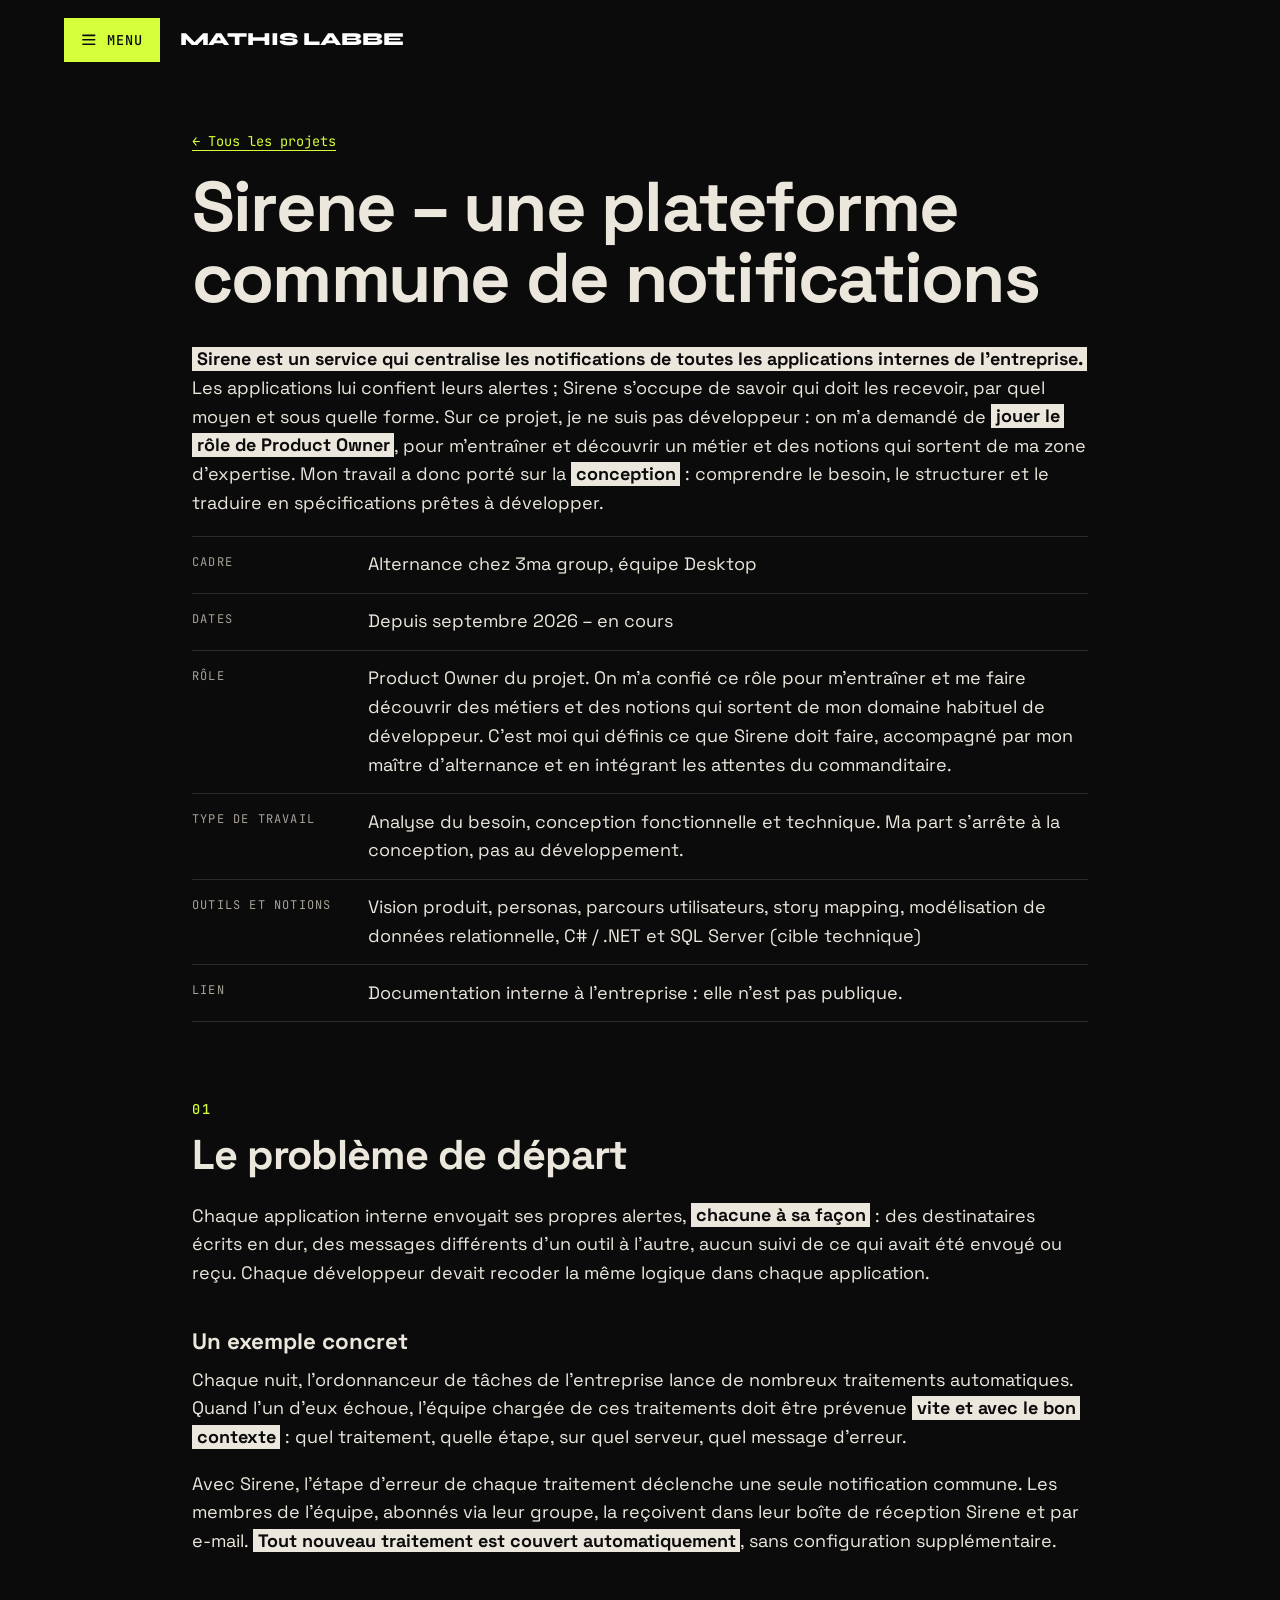
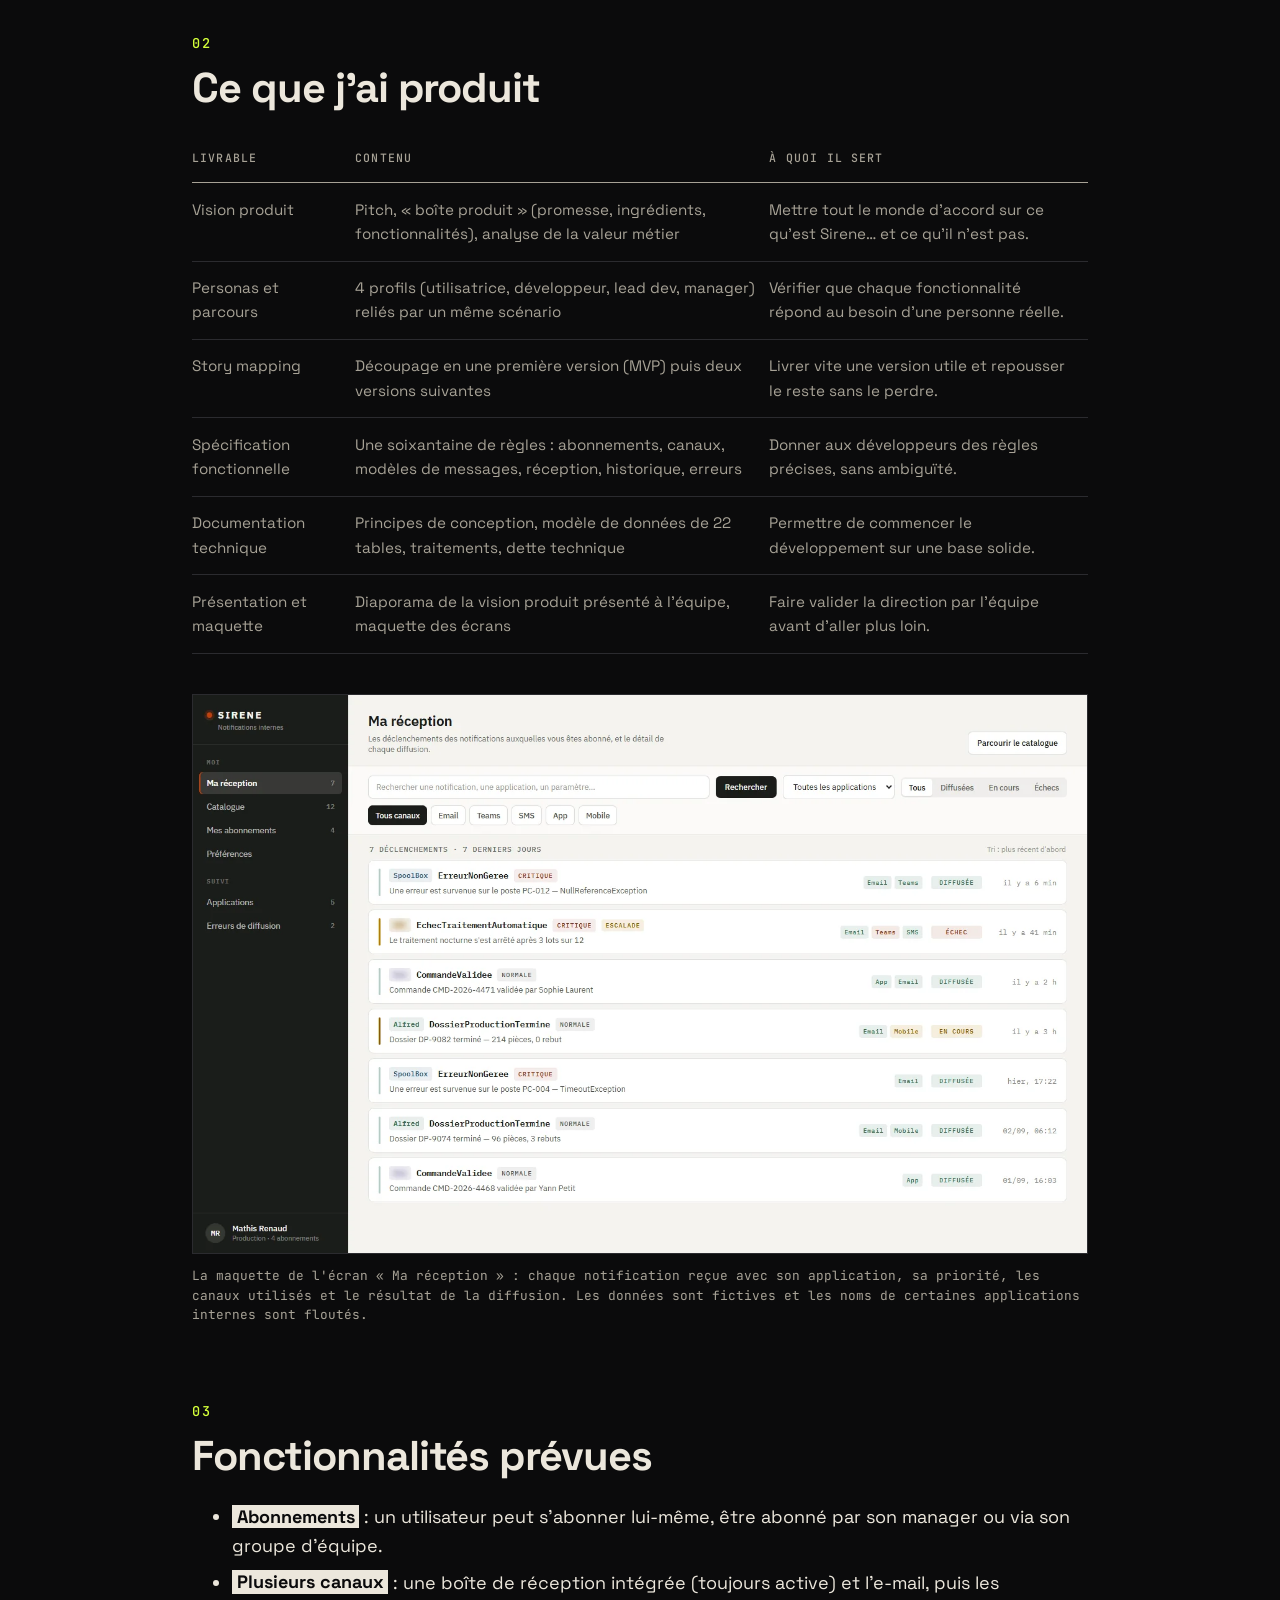
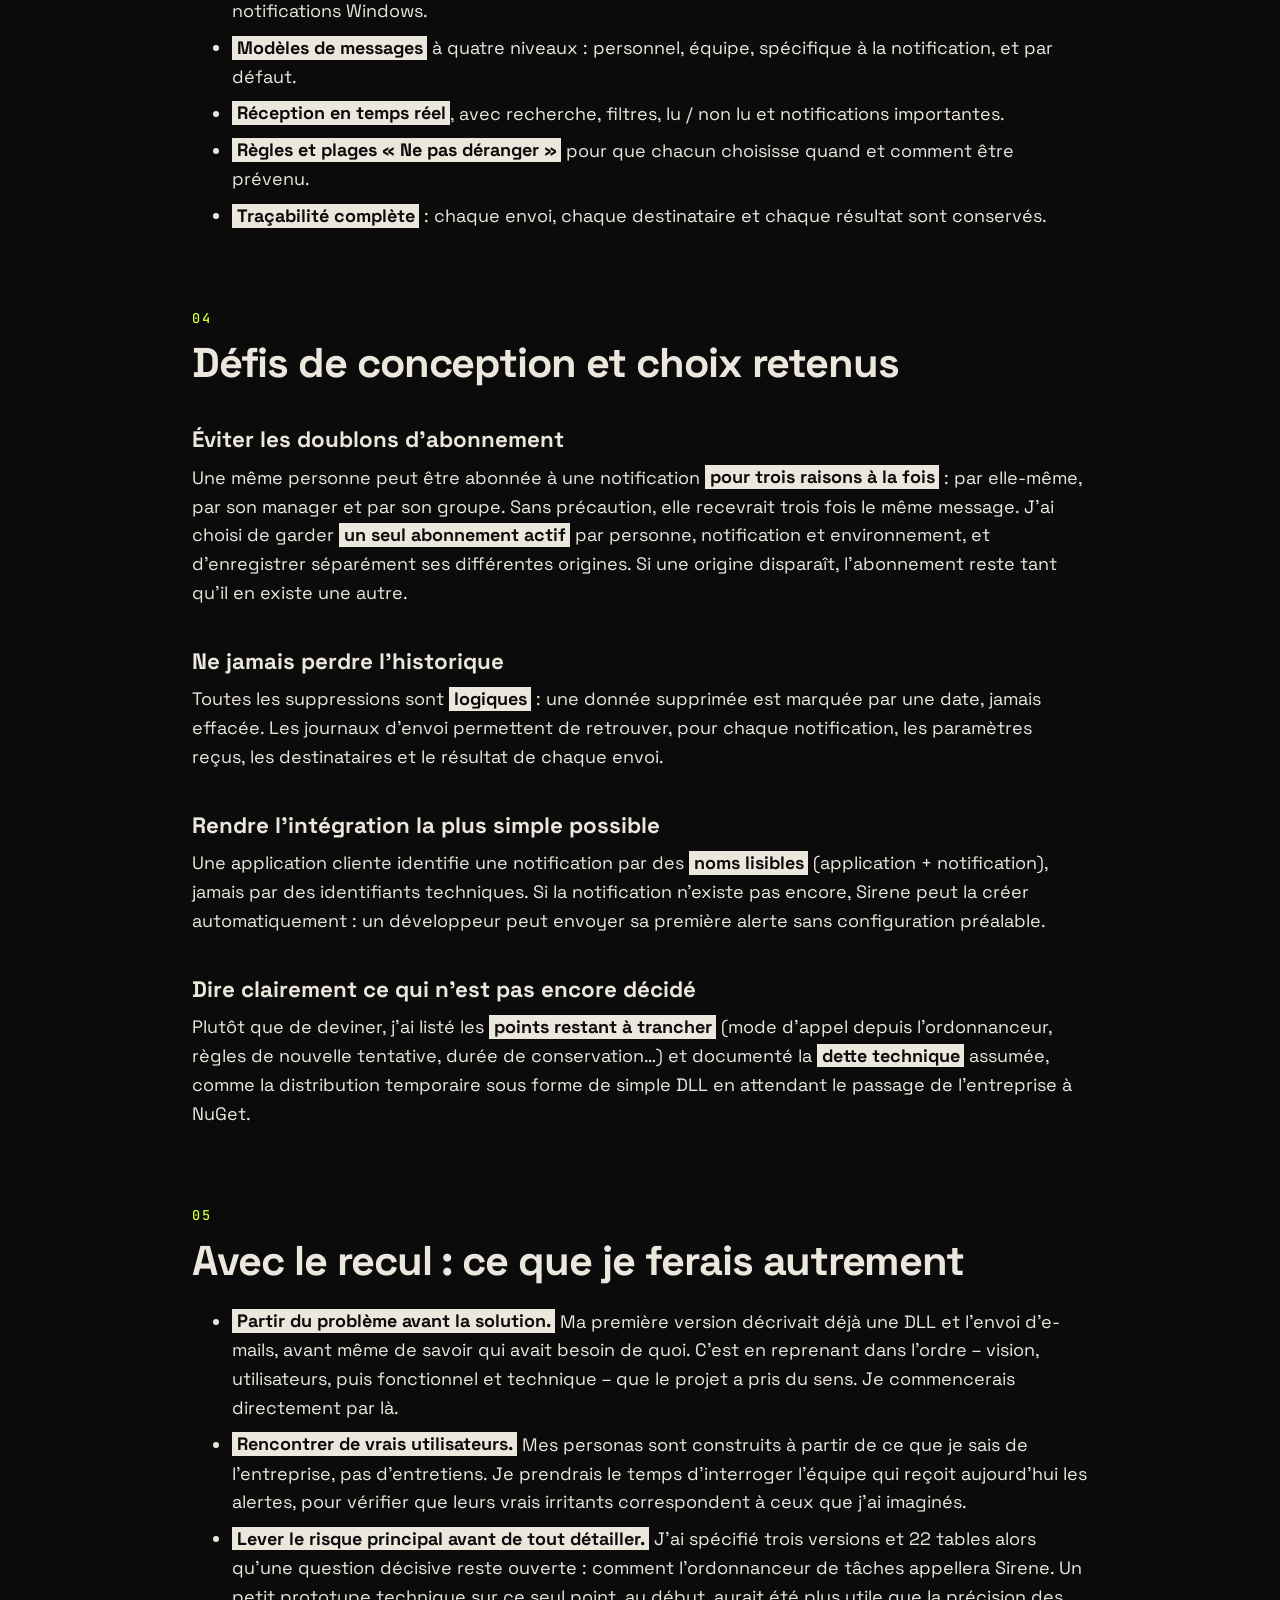
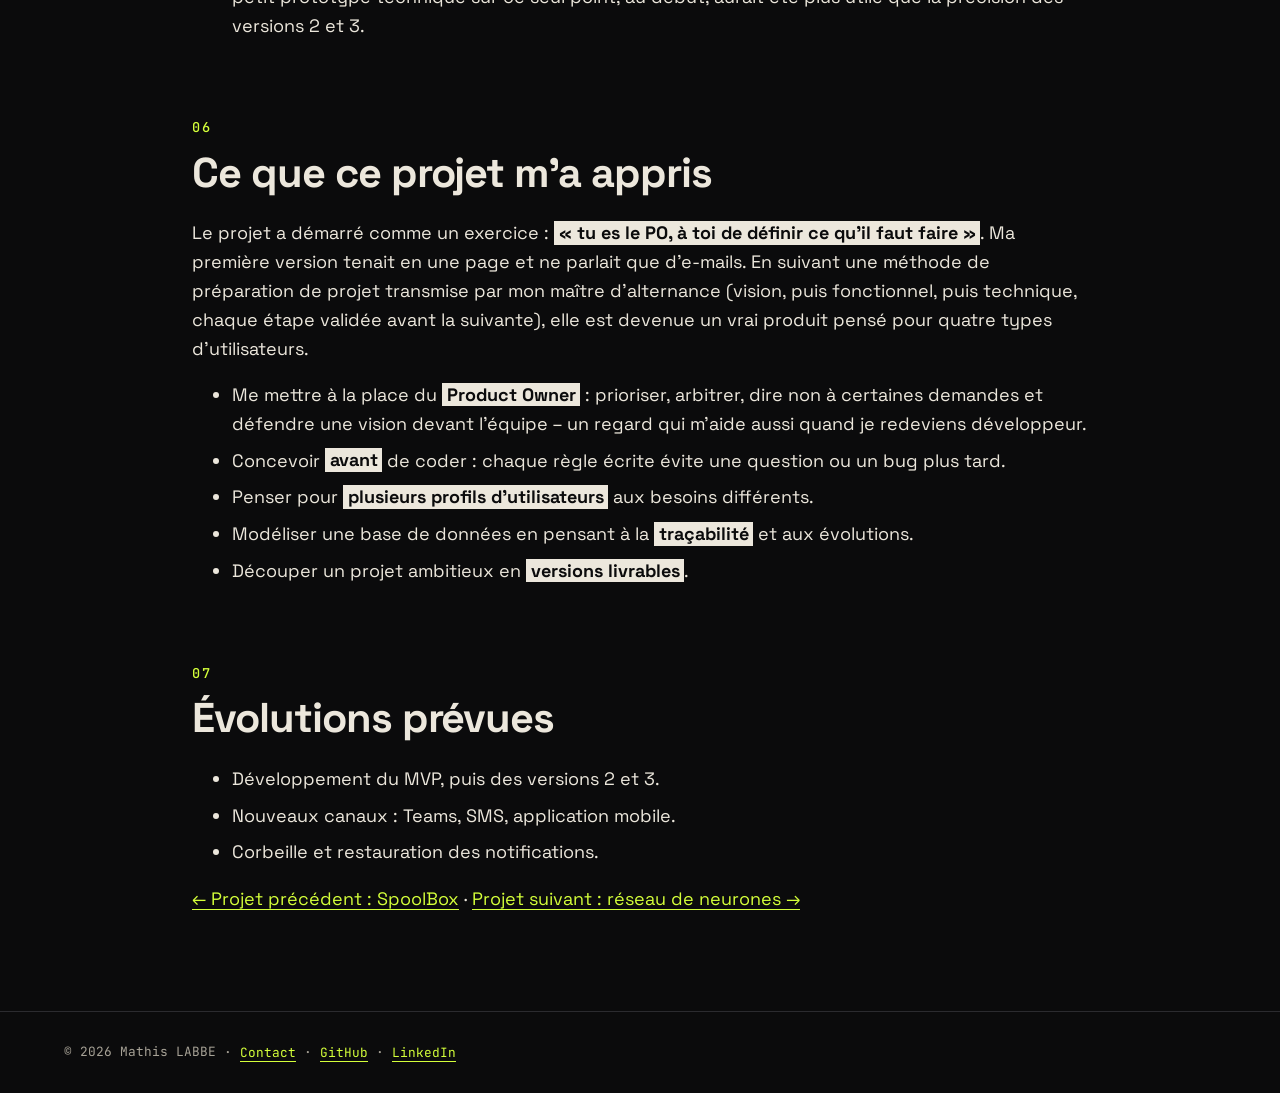
<file: projets/sirene.html>
<!DOCTYPE html>
<html lang="fr">
<head>
  <meta charset="utf-8">
  <meta name="viewport" content="width=device-width, initial-scale=1">
  <title>Sirene – conception d'une plateforme de notifications | Mathis LABBE</title>
  <meta name="description" content="Sirene, plateforme de notifications commune aux applications internes de 3ma group : vision produit, personas, story mapping, spécification fonctionnelle et modèle de données conçus par Mathis LABBE.">
  <meta name="theme-color" content="#0b0b0c">
  <link rel="preconnect" href="https://fonts.googleapis.com">
  <link rel="preconnect" href="https://fonts.gstatic.com" crossorigin>
  <link rel="stylesheet" href="https://fonts.googleapis.com/css2?family=JetBrains+Mono:wght@400;500&amp;family=Space+Grotesk:wght@400;500;700&amp;family=Syne:wght@700;800&amp;display=swap">
  <link rel="stylesheet" href="../css/style.css">
  <script>document.documentElement.classList.add('js')</script>
  <script src="../js/menu.js" defer></script>
</head>
<body>
  <a class="lien-evitement" href="#contenu">Aller au contenu</a>

  <header class="site">
    <div class="entete">
      <button class="bouton-menu" type="button" aria-expanded="false" aria-controls="menu-principal">
        <svg class="ico-menu" viewBox="0 0 24 24" aria-hidden="true"><path d="M4 6h16M4 12h16M4 18h16"/></svg>
        <svg class="ico-croix" viewBox="0 0 24 24" aria-hidden="true"><path d="M6 6l12 12M18 6L6 18"/></svg>
        <span class="libelle">Menu</span>
      </button>
      <a class="nom" href="../index.html">Mathis <span>LABBE</span></a>
    </div>
    <p class="role">Développeur C# / .NET en alternance</p>
    <nav id="menu-principal" aria-label="Menu principal">
      <ul>
          <li><a href="../index.html"><span class="num" aria-hidden="true">01</span>Accueil</a></li>
          <li><a href="../a-propos.html"><span class="num" aria-hidden="true">02</span>À propos</a></li>
          <li><a href="../projets.html" aria-current="page"><span class="num" aria-hidden="true">03</span>Projets</a></li>
          <li><a href="../competences.html"><span class="num" aria-hidden="true">04</span>Compétences</a></li>
          <li><a href="../veille.html"><span class="num" aria-hidden="true">05</span>Veille</a></li>
          <li><a href="../contact.html"><span class="num" aria-hidden="true">06</span>Contact</a></li>
          <li><a href="../cv/CV-Mathis-LABBE.pdf" download><span class="num" aria-hidden="true">07</span>CV (PDF)</a></li>
      </ul>
    </nav>
    <p class="liens"><a href="https://github.com/MathisLABBE">GitHub</a> · <a href="https://www.linkedin.com/in/mathis-labbe-92518131b/">LinkedIn</a></p>
  </header>

  <main id="contenu" class="contenu">

    <p><a href="../projets.html">← Tous les projets</a></p>

    <h1>Sirene – une plateforme commune de notifications</h1>
    <p><strong>Sirene est un service qui centralise les notifications de toutes les applications internes de l'entreprise.</strong> Les applications lui confient leurs alertes ; Sirene s'occupe de savoir qui doit les recevoir, par quel moyen et sous quelle forme. Sur ce projet, je ne suis pas développeur : on m'a demandé de <strong>jouer le rôle de Product Owner</strong>, pour m'entraîner et découvrir un métier et des notions qui sortent de ma zone d'expertise. Mon travail a donc porté sur la <strong>conception</strong> : comprendre le besoin, le structurer et le traduire en spécifications prêtes à développer.</p>

    <dl class="fiche">
      <dt>Cadre</dt>
      <dd>Alternance chez 3ma group, équipe Desktop</dd>
      <dt>Dates</dt>
      <dd>Depuis septembre 2026 – en cours</dd>
      <dt>Rôle</dt>
      <dd>Product Owner du projet. On m'a confié ce rôle pour m'entraîner et me faire découvrir des métiers et des notions qui sortent de mon domaine habituel de développeur. C'est moi qui définis ce que Sirene doit faire, accompagné par mon maître d'alternance et en intégrant les attentes du commanditaire.</dd>
      <dt>Type de travail</dt>
      <dd>Analyse du besoin, conception fonctionnelle et technique. Ma part s'arrête à la conception, pas au développement.</dd>
      <dt>Outils et notions</dt>
      <dd>Vision produit, personas, parcours utilisateurs, story mapping, modélisation de données relationnelle, C# / .NET et SQL Server (cible technique)</dd>
      <dt>Lien</dt>
      <dd>Documentation interne à l'entreprise : elle n'est pas publique.</dd>
    </dl>

    <section>
      <h2>Le problème de départ</h2>
      <p>Chaque application interne envoyait ses propres alertes, <strong>chacune à sa façon</strong> : des destinataires écrits en dur, des messages différents d'un outil à l'autre, aucun suivi de ce qui avait été envoyé ou reçu. Chaque développeur devait recoder la même logique dans chaque application.</p>
      <h3>Un exemple concret</h3>
      <p>Chaque nuit, l'ordonnanceur de tâches de l'entreprise lance de nombreux traitements automatiques. Quand l'un d'eux échoue, l'équipe chargée de ces traitements doit être prévenue <strong>vite et avec le bon contexte</strong> : quel traitement, quelle étape, sur quel serveur, quel message d'erreur.</p>
      <p>Avec Sirene, l'étape d'erreur de chaque traitement déclenche une seule notification commune. Les membres de l'équipe, abonnés via leur groupe, la reçoivent dans leur boîte de réception Sirene et par e-mail. <strong>Tout nouveau traitement est couvert automatiquement</strong>, sans configuration supplémentaire.</p>
    </section>

    <section>
      <h2>Ce que j'ai produit</h2>
      <div class="tableau-defilant">
        <table>
          <thead>
            <tr><th scope="col">Livrable</th><th scope="col">Contenu</th><th scope="col">À quoi il sert</th></tr>
          </thead>
          <tbody>
            <tr>
              <td>Vision produit</td>
              <td>Pitch, « boîte produit » (promesse, ingrédients, fonctionnalités), analyse de la valeur métier</td>
              <td>Mettre tout le monde d'accord sur ce qu'est Sirene… et ce qu'il n'est pas.</td>
            </tr>
            <tr>
              <td>Personas et parcours</td>
              <td>4 profils (utilisatrice, développeur, lead dev, manager) reliés par un même scénario</td>
              <td>Vérifier que chaque fonctionnalité répond au besoin d'une personne réelle.</td>
            </tr>
            <tr>
              <td>Story mapping</td>
              <td>Découpage en une première version (MVP) puis deux versions suivantes</td>
              <td>Livrer vite une version utile et repousser le reste sans le perdre.</td>
            </tr>
            <tr>
              <td>Spécification fonctionnelle</td>
              <td>Une soixantaine de règles : abonnements, canaux, modèles de messages, réception, historique, erreurs</td>
              <td>Donner aux développeurs des règles précises, sans ambiguïté.</td>
            </tr>
            <tr>
              <td>Documentation technique</td>
              <td>Principes de conception, modèle de données de 22 tables, traitements, dette technique</td>
              <td>Permettre de commencer le développement sur une base solide.</td>
            </tr>
            <tr>
              <td>Présentation et maquette</td>
              <td>Diaporama de la vision produit présenté à l'équipe, maquette des écrans</td>
              <td>Faire valider la direction par l'équipe avant d'aller plus loin.</td>
            </tr>
          </tbody>
        </table>
      </div>
      <figure>
        <img src="../images/sirene/reception.webp" alt="Maquette de l'écran Ma réception de Sirene : menu à gauche (réception, catalogue, abonnements, préférences, applications, erreurs de diffusion), recherche et filtres par application, canal et statut, puis la liste des notifications reçues avec leur application, leur priorité (critique, normale, escalade), les canaux utilisés et le résultat de la diffusion." width="1440" height="900" loading="lazy">
        <figcaption>La maquette de l'écran « Ma réception » : chaque notification reçue avec son application, sa priorité, les canaux utilisés et le résultat de la diffusion. Les données sont fictives et les noms de certaines applications internes sont floutés.</figcaption>
      </figure>
    </section>

    <section>
      <h2>Fonctionnalités prévues</h2>
      <ul>
        <li><strong>Abonnements</strong> : un utilisateur peut s'abonner lui-même, être abonné par son manager ou via son groupe d'équipe.</li>
        <li><strong>Plusieurs canaux</strong> : une boîte de réception intégrée (toujours active) et l'e-mail, puis les notifications Windows.</li>
        <li><strong>Modèles de messages</strong> à quatre niveaux : personnel, équipe, spécifique à la notification, et par défaut.</li>
        <li><strong>Réception en temps réel</strong>, avec recherche, filtres, lu / non lu et notifications importantes.</li>
        <li><strong>Règles et plages « Ne pas déranger »</strong> pour que chacun choisisse quand et comment être prévenu.</li>
        <li><strong>Traçabilité complète</strong> : chaque envoi, chaque destinataire et chaque résultat sont conservés.</li>
      </ul>
    </section>

    <section>
      <h2>Défis de conception et choix retenus</h2>

      <h3>Éviter les doublons d'abonnement</h3>
      <p>Une même personne peut être abonnée à une notification <strong>pour trois raisons à la fois</strong> : par elle-même, par son manager et par son groupe. Sans précaution, elle recevrait trois fois le même message. J'ai choisi de garder <strong>un seul abonnement actif</strong> par personne, notification et environnement, et d'enregistrer séparément ses différentes origines. Si une origine disparaît, l'abonnement reste tant qu'il en existe une autre.</p>

      <h3>Ne jamais perdre l'historique</h3>
      <p>Toutes les suppressions sont <strong>logiques</strong> : une donnée supprimée est marquée par une date, jamais effacée. Les journaux d'envoi permettent de retrouver, pour chaque notification, les paramètres reçus, les destinataires et le résultat de chaque envoi.</p>

      <h3>Rendre l'intégration la plus simple possible</h3>
      <p>Une application cliente identifie une notification par des <strong>noms lisibles</strong> (application + notification), jamais par des identifiants techniques. Si la notification n'existe pas encore, Sirene peut la créer automatiquement : un développeur peut envoyer sa première alerte sans configuration préalable.</p>

      <h3>Dire clairement ce qui n'est pas encore décidé</h3>
      <p>Plutôt que de deviner, j'ai listé les <strong>points restant à trancher</strong> (mode d'appel depuis l'ordonnanceur, règles de nouvelle tentative, durée de conservation…) et documenté la <strong>dette technique</strong> assumée, comme la distribution temporaire sous forme de simple DLL en attendant le passage de l'entreprise à NuGet.</p>
    </section>

    <section>
      <h2>Avec le recul : ce que je ferais autrement</h2>
      <ul>
        <li><strong>Partir du problème avant la solution.</strong> Ma première version décrivait déjà une DLL et l'envoi d'e-mails, avant même de savoir qui avait besoin de quoi. C'est en reprenant dans l'ordre – vision, utilisateurs, puis fonctionnel et technique – que le projet a pris du sens. Je commencerais directement par là.</li>
        <li><strong>Rencontrer de vrais utilisateurs.</strong> Mes personas sont construits à partir de ce que je sais de l'entreprise, pas d'entretiens. Je prendrais le temps d'interroger l'équipe qui reçoit aujourd'hui les alertes, pour vérifier que leurs vrais irritants correspondent à ceux que j'ai imaginés.</li>
        <li><strong>Lever le risque principal avant de tout détailler.</strong> J'ai spécifié trois versions et 22 tables alors qu'une question décisive reste ouverte : comment l'ordonnanceur de tâches appellera Sirene. Un petit prototype technique sur ce seul point, au début, aurait été plus utile que la précision des versions 2 et 3.</li>
      </ul>
    </section>

    <section>
      <h2>Ce que ce projet m'a appris</h2>
      <p>Le projet a démarré comme un exercice : <strong>« tu es le PO, à toi de définir ce qu'il faut faire »</strong>. Ma première version tenait en une page et ne parlait que d'e-mails. En suivant une méthode de préparation de projet transmise par mon maître d'alternance (vision, puis fonctionnel, puis technique, chaque étape validée avant la suivante), elle est devenue un vrai produit pensé pour quatre types d'utilisateurs.</p>
      <ul>
        <li>Me mettre à la place du <strong>Product Owner</strong> : prioriser, arbitrer, dire non à certaines demandes et défendre une vision devant l'équipe – un regard qui m'aide aussi quand je redeviens développeur.</li>
        <li>Concevoir <strong>avant</strong> de coder : chaque règle écrite évite une question ou un bug plus tard.</li>
        <li>Penser pour <strong>plusieurs profils d'utilisateurs</strong> aux besoins différents.</li>
        <li>Modéliser une base de données en pensant à la <strong>traçabilité</strong> et aux évolutions.</li>
        <li>Découper un projet ambitieux en <strong>versions livrables</strong>.</li>
      </ul>
    </section>

    <section>
      <h2>Évolutions prévues</h2>
      <ul>
        <li>Développement du MVP, puis des versions 2 et 3.</li>
        <li>Nouveaux canaux : Teams, SMS, application mobile.</li>
        <li>Corbeille et restauration des notifications.</li>
      </ul>
    </section>

    <p><a href="spoolbox.html">← Projet précédent : SpoolBox</a> · <a href="projet-ia.html">Projet suivant : réseau de neurones →</a></p>

  </main>

  <footer class="site">
    <div class="contenu">
      <p>© 2026 Mathis LABBE · <a href="../contact.html">Contact</a> · <a href="https://github.com/MathisLABBE">GitHub</a> · <a href="https://www.linkedin.com/in/mathis-labbe-92518131b/">LinkedIn</a></p>
    </div>
  </footer>
</body>
</html>
</file>
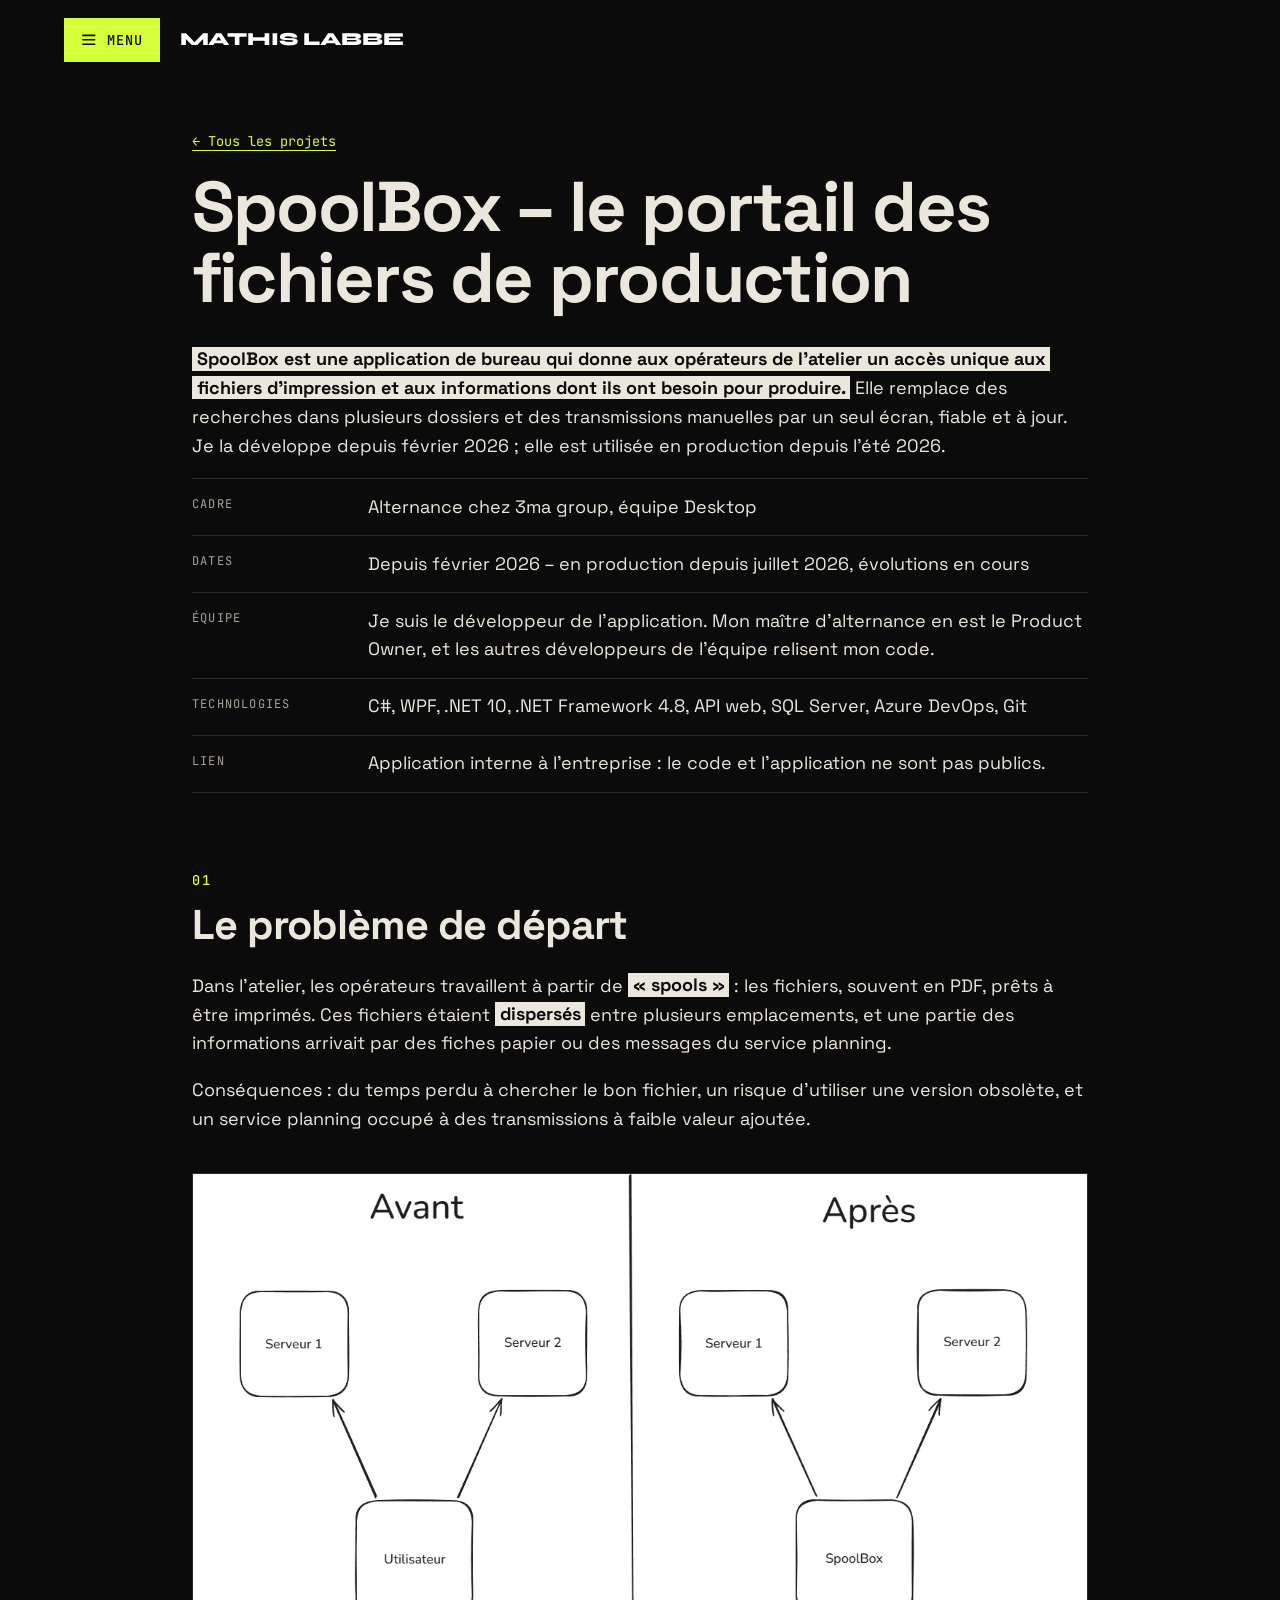
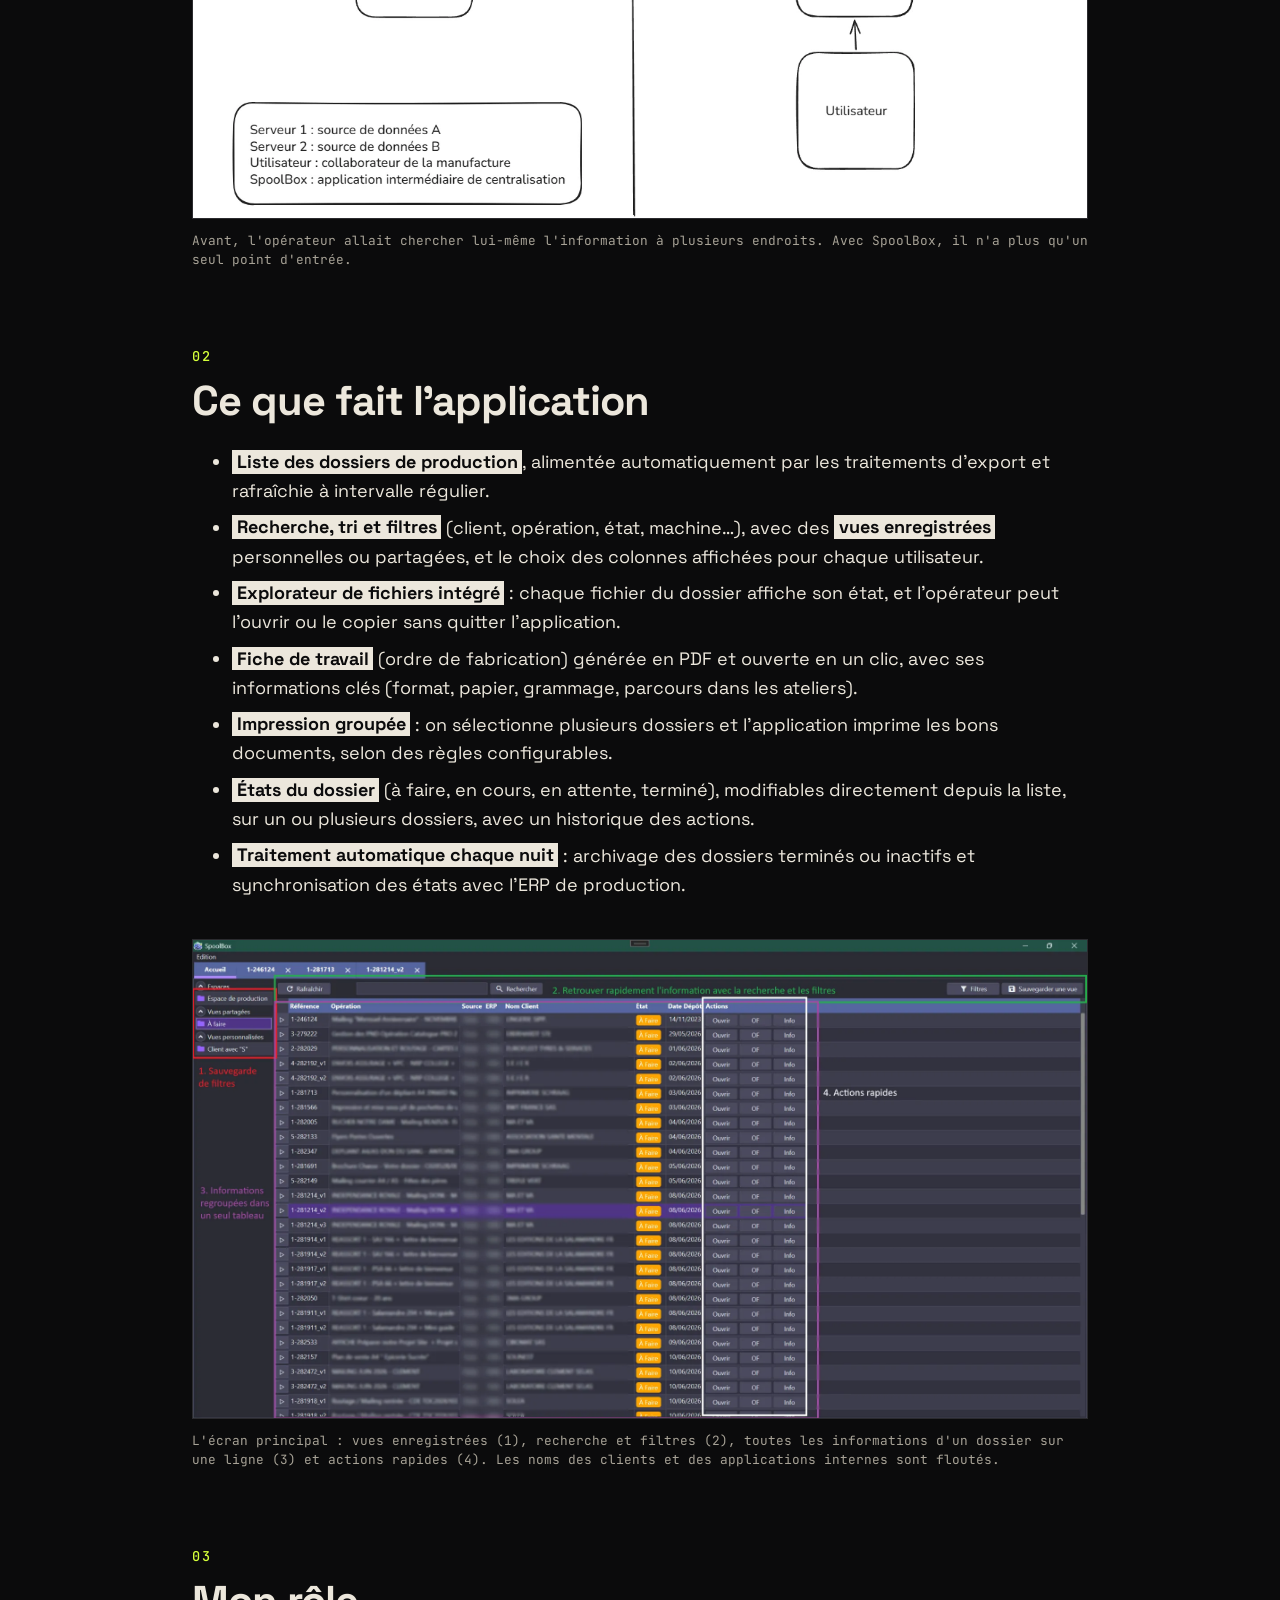
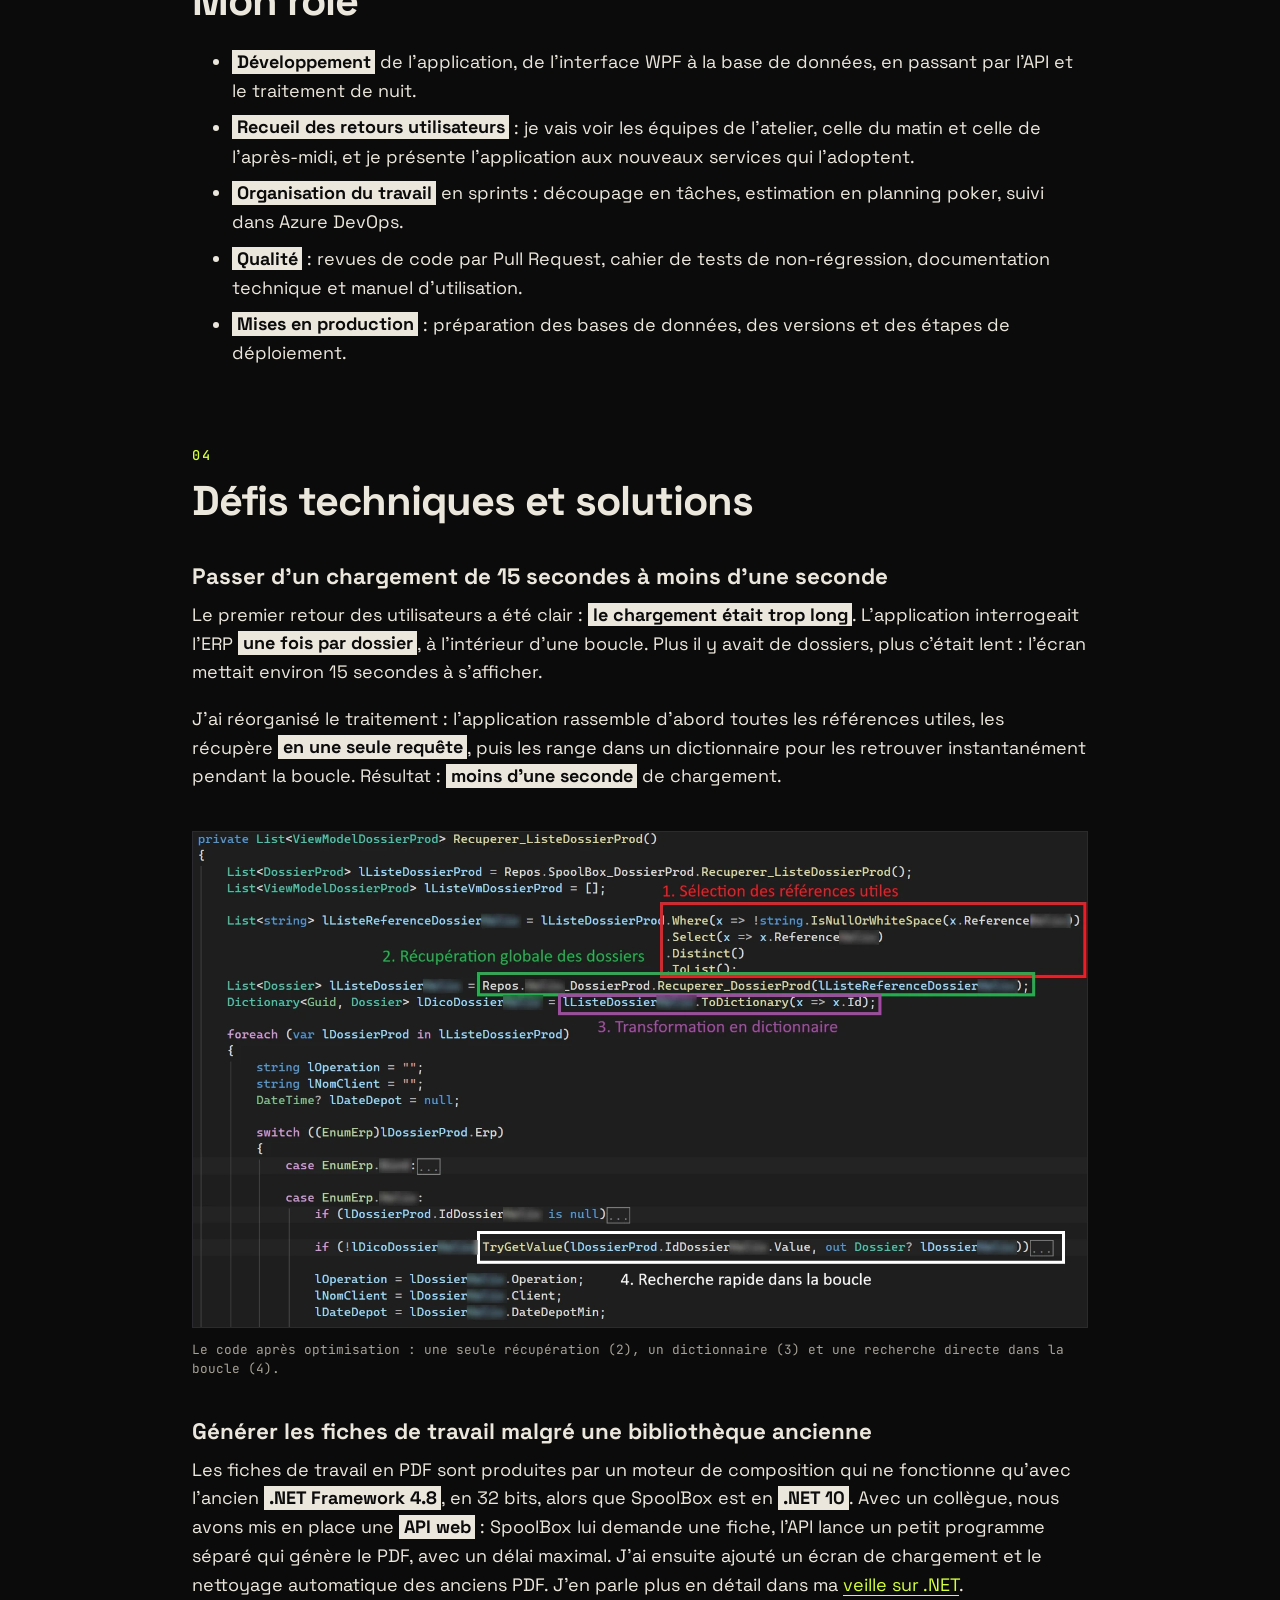
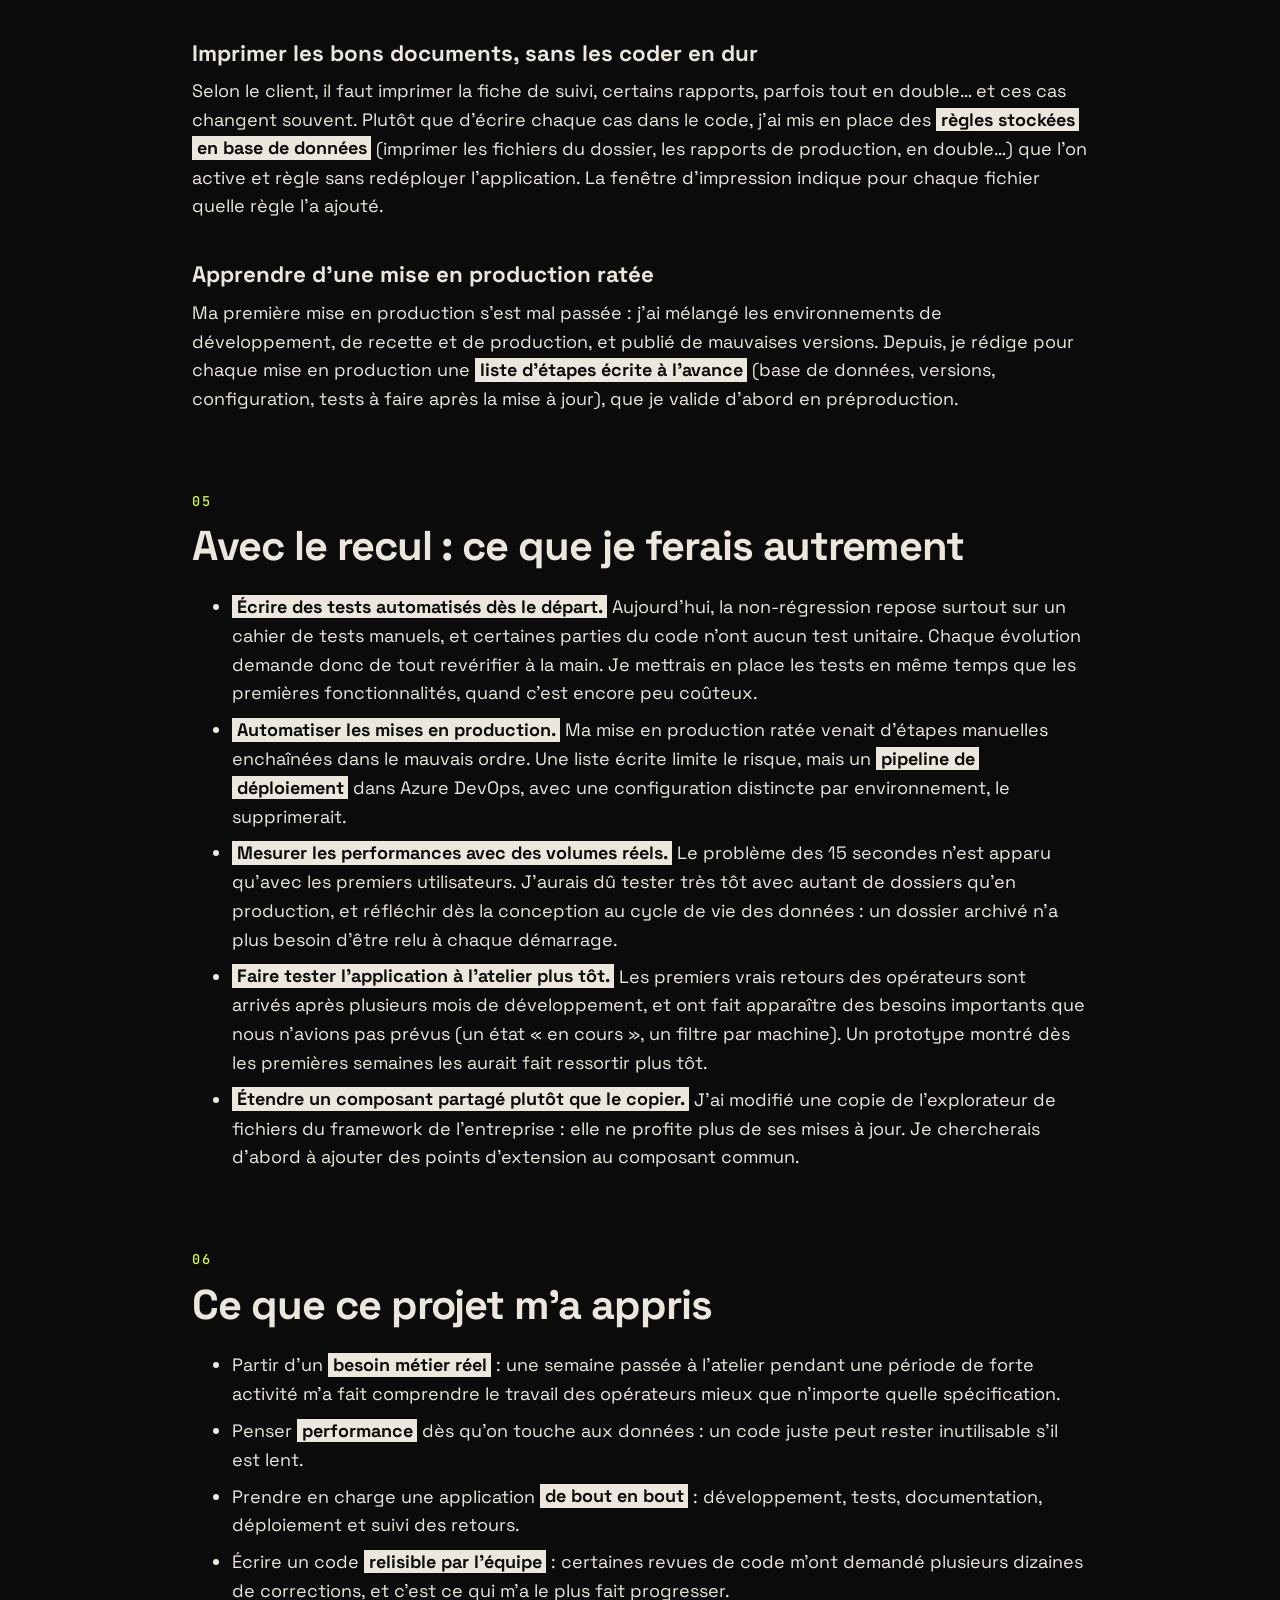
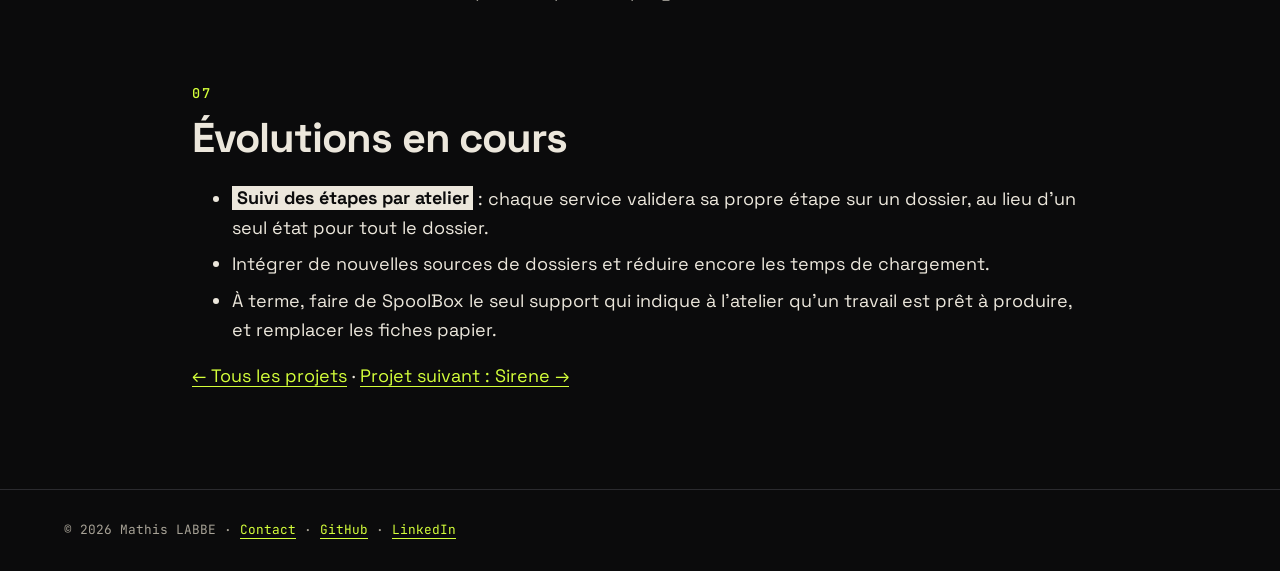
<file: projets/spoolbox.html>
<!DOCTYPE html>
<html lang="fr">
<head>
  <meta charset="utf-8">
  <meta name="viewport" content="width=device-width, initial-scale=1">
  <title>SpoolBox – application WPF / .NET pour l'atelier de production | Mathis LABBE</title>
  <meta name="description" content="SpoolBox, application C# / WPF développée en alternance chez 3ma group : accès unique aux fichiers de production, recherche, filtres, impression groupée par règles, API web, SQL Server, optimisation des performances.">
  <meta name="theme-color" content="#0b0b0c">
  <link rel="preconnect" href="https://fonts.googleapis.com">
  <link rel="preconnect" href="https://fonts.gstatic.com" crossorigin>
  <link rel="stylesheet" href="https://fonts.googleapis.com/css2?family=JetBrains+Mono:wght@400;500&amp;family=Space+Grotesk:wght@400;500;700&amp;family=Syne:wght@700;800&amp;display=swap">
  <link rel="stylesheet" href="../css/style.css">
  <script>document.documentElement.classList.add('js')</script>
  <script src="../js/menu.js" defer></script>
</head>
<body>
  <a class="lien-evitement" href="#contenu">Aller au contenu</a>

  <header class="site">
    <div class="entete">
      <button class="bouton-menu" type="button" aria-expanded="false" aria-controls="menu-principal">
        <svg class="ico-menu" viewBox="0 0 24 24" aria-hidden="true"><path d="M4 6h16M4 12h16M4 18h16"/></svg>
        <svg class="ico-croix" viewBox="0 0 24 24" aria-hidden="true"><path d="M6 6l12 12M18 6L6 18"/></svg>
        <span class="libelle">Menu</span>
      </button>
      <a class="nom" href="../index.html">Mathis <span>LABBE</span></a>
    </div>
    <p class="role">Développeur C# / .NET en alternance</p>
    <nav id="menu-principal" aria-label="Menu principal">
      <ul>
          <li><a href="../index.html"><span class="num" aria-hidden="true">01</span>Accueil</a></li>
          <li><a href="../a-propos.html"><span class="num" aria-hidden="true">02</span>À propos</a></li>
          <li><a href="../projets.html" aria-current="page"><span class="num" aria-hidden="true">03</span>Projets</a></li>
          <li><a href="../competences.html"><span class="num" aria-hidden="true">04</span>Compétences</a></li>
          <li><a href="../veille.html"><span class="num" aria-hidden="true">05</span>Veille</a></li>
          <li><a href="../contact.html"><span class="num" aria-hidden="true">06</span>Contact</a></li>
          <li><a href="../cv/CV-Mathis-LABBE.pdf" download><span class="num" aria-hidden="true">07</span>CV (PDF)</a></li>
      </ul>
    </nav>
    <p class="liens"><a href="https://github.com/MathisLABBE">GitHub</a> · <a href="https://www.linkedin.com/in/mathis-labbe-92518131b/">LinkedIn</a></p>
  </header>

  <main id="contenu" class="contenu">

    <p><a href="../projets.html">← Tous les projets</a></p>

    <h1>SpoolBox – le portail des fichiers de production</h1>
    <p><strong>SpoolBox est une application de bureau qui donne aux opérateurs de l'atelier un accès unique aux fichiers d'impression et aux informations dont ils ont besoin pour produire.</strong> Elle remplace des recherches dans plusieurs dossiers et des transmissions manuelles par un seul écran, fiable et à jour. Je la développe depuis février 2026 ; elle est utilisée en production depuis l'été 2026.</p>

    <dl class="fiche">
      <dt>Cadre</dt>
      <dd>Alternance chez 3ma group, équipe Desktop</dd>
      <dt>Dates</dt>
      <dd>Depuis février 2026 – en production depuis juillet 2026, évolutions en cours</dd>
      <dt>Équipe</dt>
      <dd>Je suis le développeur de l'application. Mon maître d'alternance en est le Product Owner, et les autres développeurs de l'équipe relisent mon code.</dd>
      <dt>Technologies</dt>
      <dd>C#, WPF, .NET 10, .NET Framework 4.8, API web, SQL Server, Azure DevOps, Git</dd>
      <dt>Lien</dt>
      <dd>Application interne à l'entreprise : le code et l'application ne sont pas publics.</dd>
    </dl>

    <section>
      <h2>Le problème de départ</h2>
      <p>Dans l'atelier, les opérateurs travaillent à partir de <strong>« spools »</strong> : les fichiers, souvent en PDF, prêts à être imprimés. Ces fichiers étaient <strong>dispersés</strong> entre plusieurs emplacements, et une partie des informations arrivait par des fiches papier ou des messages du service planning.</p>
      <p>Conséquences : du temps perdu à chercher le bon fichier, un risque d'utiliser une version obsolète, et un service planning occupé à des transmissions à faible valeur ajoutée.</p>
      <figure>
        <img src="../images/spoolbox/avant-apres.webp" alt="Schéma avant / après. Avant : l'utilisateur interroge lui-même deux serveurs de données. Après : l'utilisateur passe uniquement par SpoolBox, qui interroge les deux serveurs." width="1227" height="883" loading="lazy">
        <figcaption>Avant, l'opérateur allait chercher lui-même l'information à plusieurs endroits. Avec SpoolBox, il n'a plus qu'un seul point d'entrée.</figcaption>
      </figure>
    </section>

    <section>
      <h2>Ce que fait l'application</h2>
      <ul>
        <li><strong>Liste des dossiers de production</strong>, alimentée automatiquement par les traitements d'export et rafraîchie à intervalle régulier.</li>
        <li><strong>Recherche, tri et filtres</strong> (client, opération, état, machine…), avec des <strong>vues enregistrées</strong> personnelles ou partagées, et le choix des colonnes affichées pour chaque utilisateur.</li>
        <li><strong>Explorateur de fichiers intégré</strong> : chaque fichier du dossier affiche son état, et l'opérateur peut l'ouvrir ou le copier sans quitter l'application.</li>
        <li><strong>Fiche de travail</strong> (ordre de fabrication) générée en PDF et ouverte en un clic, avec ses informations clés (format, papier, grammage, parcours dans les ateliers).</li>
        <li><strong>Impression groupée</strong> : on sélectionne plusieurs dossiers et l'application imprime les bons documents, selon des règles configurables.</li>
        <li><strong>États du dossier</strong> (à faire, en cours, en attente, terminé), modifiables directement depuis la liste, sur un ou plusieurs dossiers, avec un historique des actions.</li>
        <li><strong>Traitement automatique chaque nuit</strong> : archivage des dossiers terminés ou inactifs et synchronisation des états avec l'ERP de production.</li>
      </ul>
      <figure>
        <img src="../images/spoolbox/interface.webp" alt="Écran principal de SpoolBox : à gauche les vues enregistrées, en haut la recherche et les filtres, au centre le tableau des dossiers avec leur référence, opération, client, état et date, à droite les boutons Ouvrir, OF et Info." width="2000" height="1068" loading="lazy">
        <figcaption>L'écran principal : vues enregistrées (1), recherche et filtres (2), toutes les informations d'un dossier sur une ligne (3) et actions rapides (4). Les noms des clients et des applications internes sont floutés.</figcaption>
      </figure>
    </section>

    <section>
      <h2>Mon rôle</h2>
      <ul>
        <li><strong>Développement</strong> de l'application, de l'interface WPF à la base de données, en passant par l'API et le traitement de nuit.</li>
        <li><strong>Recueil des retours utilisateurs</strong> : je vais voir les équipes de l'atelier, celle du matin et celle de l'après-midi, et je présente l'application aux nouveaux services qui l'adoptent.</li>
        <li><strong>Organisation du travail</strong> en sprints : découpage en tâches, estimation en planning poker, suivi dans Azure DevOps.</li>
        <li><strong>Qualité</strong> : revues de code par Pull Request, cahier de tests de non-régression, documentation technique et manuel d'utilisation.</li>
        <li><strong>Mises en production</strong> : préparation des bases de données, des versions et des étapes de déploiement.</li>
      </ul>
    </section>

    <section>
      <h2>Défis techniques et solutions</h2>

      <h3>Passer d'un chargement de 15 secondes à moins d'une seconde</h3>
      <p>Le premier retour des utilisateurs a été clair : <strong>le chargement était trop long</strong>. L'application interrogeait l'ERP <strong>une fois par dossier</strong>, à l'intérieur d'une boucle. Plus il y avait de dossiers, plus c'était lent : l'écran mettait environ 15 secondes à s'afficher.</p>
      <p>J'ai réorganisé le traitement : l'application rassemble d'abord toutes les références utiles, les récupère <strong>en une seule requête</strong>, puis les range dans un dictionnaire pour les retrouver instantanément pendant la boucle. Résultat : <strong>moins d'une seconde</strong> de chargement.</p>
      <figure>
        <img src="../images/spoolbox/optimisation.webp" alt="Extrait de code C# annoté en quatre étapes : sélection des références utiles, récupération globale des dossiers, transformation en dictionnaire, recherche rapide dans la boucle avec TryGetValue." width="1470" height="813" loading="lazy">
        <figcaption>Le code après optimisation : une seule récupération (2), un dictionnaire (3) et une recherche directe dans la boucle (4).</figcaption>
      </figure>

      <h3>Générer les fiches de travail malgré une bibliothèque ancienne</h3>
      <p>Les fiches de travail en PDF sont produites par un moteur de composition qui ne fonctionne qu'avec l'ancien <strong>.NET Framework 4.8</strong>, en 32 bits, alors que SpoolBox est en <strong>.NET 10</strong>. Avec un collègue, nous avons mis en place une <strong>API web</strong> : SpoolBox lui demande une fiche, l'API lance un petit programme séparé qui génère le PDF, avec un délai maximal. J'ai ensuite ajouté un écran de chargement et le nettoyage automatique des anciens PDF. J'en parle plus en détail dans ma <a href="../veille.html">veille sur .NET</a>.</p>

      <h3>Imprimer les bons documents, sans les coder en dur</h3>
      <p>Selon le client, il faut imprimer la fiche de suivi, certains rapports, parfois tout en double… et ces cas changent souvent. Plutôt que d'écrire chaque cas dans le code, j'ai mis en place des <strong>règles stockées en base de données</strong> (imprimer les fichiers du dossier, les rapports de production, en double…) que l'on active et règle sans redéployer l'application. La fenêtre d'impression indique pour chaque fichier quelle règle l'a ajouté.</p>

      <h3>Apprendre d'une mise en production ratée</h3>
      <p>Ma première mise en production s'est mal passée : j'ai mélangé les environnements de développement, de recette et de production, et publié de mauvaises versions. Depuis, je rédige pour chaque mise en production une <strong>liste d'étapes écrite à l'avance</strong> (base de données, versions, configuration, tests à faire après la mise à jour), que je valide d'abord en préproduction.</p>
    </section>

    <section>
      <h2>Avec le recul : ce que je ferais autrement</h2>
      <ul>
        <li><strong>Écrire des tests automatisés dès le départ.</strong> Aujourd'hui, la non-régression repose surtout sur un cahier de tests manuels, et certaines parties du code n'ont aucun test unitaire. Chaque évolution demande donc de tout revérifier à la main. Je mettrais en place les tests en même temps que les premières fonctionnalités, quand c'est encore peu coûteux.</li>
        <li><strong>Automatiser les mises en production.</strong> Ma mise en production ratée venait d'étapes manuelles enchaînées dans le mauvais ordre. Une liste écrite limite le risque, mais un <strong>pipeline de déploiement</strong> dans Azure DevOps, avec une configuration distincte par environnement, le supprimerait.</li>
        <li><strong>Mesurer les performances avec des volumes réels.</strong> Le problème des 15 secondes n'est apparu qu'avec les premiers utilisateurs. J'aurais dû tester très tôt avec autant de dossiers qu'en production, et réfléchir dès la conception au cycle de vie des données : un dossier archivé n'a plus besoin d'être relu à chaque démarrage.</li>
        <li><strong>Faire tester l'application à l'atelier plus tôt.</strong> Les premiers vrais retours des opérateurs sont arrivés après plusieurs mois de développement, et ont fait apparaître des besoins importants que nous n'avions pas prévus (un état « en cours », un filtre par machine). Un prototype montré dès les premières semaines les aurait fait ressortir plus tôt.</li>
        <li><strong>Étendre un composant partagé plutôt que le copier.</strong> J'ai modifié une copie de l'explorateur de fichiers du framework de l'entreprise : elle ne profite plus de ses mises à jour. Je chercherais d'abord à ajouter des points d'extension au composant commun.</li>
      </ul>
    </section>

    <section>
      <h2>Ce que ce projet m'a appris</h2>
      <ul>
        <li>Partir d'un <strong>besoin métier réel</strong> : une semaine passée à l'atelier pendant une période de forte activité m'a fait comprendre le travail des opérateurs mieux que n'importe quelle spécification.</li>
        <li>Penser <strong>performance</strong> dès qu'on touche aux données : un code juste peut rester inutilisable s'il est lent.</li>
        <li>Prendre en charge une application <strong>de bout en bout</strong> : développement, tests, documentation, déploiement et suivi des retours.</li>
        <li>Écrire un code <strong>relisible par l'équipe</strong> : certaines revues de code m'ont demandé plusieurs dizaines de corrections, et c'est ce qui m'a le plus fait progresser.</li>
      </ul>
    </section>

    <section>
      <h2>Évolutions en cours</h2>
      <ul>
        <li><strong>Suivi des étapes par atelier</strong> : chaque service validera sa propre étape sur un dossier, au lieu d'un seul état pour tout le dossier.</li>
        <li>Intégrer de nouvelles sources de dossiers et réduire encore les temps de chargement.</li>
        <li>À terme, faire de SpoolBox le seul support qui indique à l'atelier qu'un travail est prêt à produire, et remplacer les fiches papier.</li>
      </ul>
    </section>

    <p><a href="../projets.html">← Tous les projets</a> · <a href="sirene.html">Projet suivant : Sirene →</a></p>

  </main>

  <footer class="site">
    <div class="contenu">
      <p>© 2026 Mathis LABBE · <a href="../contact.html">Contact</a> · <a href="https://github.com/MathisLABBE">GitHub</a> · <a href="https://www.linkedin.com/in/mathis-labbe-92518131b/">LinkedIn</a></p>
    </div>
  </footer>
</body>
</html>
</file>
<file: css/style.css>
/* Portfolio de Mathis LABBE – style « impact »
   Noir profond, blanc cassé, vert acide pour tout ce qui est cliquable.
   Les éléments importants sont posés en négatif (fond clair, texte noir).
   Très grande typographie (Syne), texte en Space Grotesk, repères en JetBrains Mono. */

:root {
  --noir: #0b0b0c;
  --noir-2: #151517;
  --os: #ece7dc;
  --os-doux: #a7a296;
  --trait: #2b2b2f;
  --acide: #d4ff3a;
  --acide-survol: #e7ff8f;
  --affiche: "Syne", "Arial Black", sans-serif;     /* réservée au nom et au bandeau */
  --titre: "Space Grotesk", "Segoe UI", Arial, sans-serif; /* titres : plus lisible */
  --texte: "Space Grotesk", "Segoe UI", Arial, sans-serif;
  --mono: "JetBrains Mono", Consolas, monospace;
  --marge: clamp(1rem, 5vw, 4.5rem);
  color-scheme: dark;
}

*, *::before, *::after { box-sizing: border-box; }

html { -webkit-text-size-adjust: 100%; scroll-behavior: smooth; }

body {
  margin: 0;
  font-family: var(--texte);
  font-size: 1.125rem;
  line-height: 1.6;
  color: var(--os);
  background: var(--noir);
  overflow-x: hidden;
}

::selection { background: var(--acide); color: var(--noir); }
:focus-visible { outline: 2px solid var(--acide); outline-offset: 4px; }

/* ---------- Typographie ---------- */

h1, h2 { font-family: var(--titre); font-weight: 700; color: var(--os); letter-spacing: -0.025em; }

h1 { font-size: clamp(2.3rem, 5.5vw, 4.5rem); line-height: 1; margin: 0 0 2rem; overflow-wrap: break-word; hyphens: auto; }

/* Chaque rubrique est numérotée automatiquement : 01, 02, 03… */
main { counter-reset: rubrique; }
h2 { font-size: clamp(1.6rem, 3.6vw, 2.6rem); line-height: 1.1; margin: 5rem 0 1.5rem; overflow-wrap: break-word; hyphens: auto; }
h2::before {
  counter-increment: rubrique;
  content: counter(rubrique, decimal-leading-zero);
  display: block;
  margin-bottom: .9rem;
  font-family: var(--mono);
  font-size: .85rem;
  font-weight: 500;
  letter-spacing: .12em;
  color: var(--acide);
}

h3 { font-size: 1.4rem; line-height: 1.25; margin: 2.5rem 0 .6rem; color: var(--os); }

p, ul, ol { margin: 0 0 1.1rem; }
li { margin-bottom: .5rem; }

/* L'important ressort en négatif, comme un surligneur */
strong { color: var(--noir); background: var(--os); padding: .02em .25em; font-weight: 700; -webkit-box-decoration-break: clone; box-decoration-break: clone; }
a strong, h3 strong { color: inherit; background: none; padding: 0; }

/* Tout ce qui est cliquable est en vert acide */
a { color: var(--acide); text-decoration-thickness: 1px; text-underline-offset: 4px; }
a:hover { color: var(--acide-survol); text-decoration-thickness: 3px; }

code { font-family: var(--mono); font-size: .9em; background: var(--noir-2); border: 1px solid var(--trait); padding: 0 .35em; border-radius: 3px; }

img { max-width: 100%; height: auto; }
figure { margin: 2.5rem 0; }
figure img { display: block; border: 1px solid var(--trait); }
figcaption { margin-top: .75rem; font-family: var(--mono); font-size: .8rem; line-height: 1.5; color: var(--os-doux); }

.lien-evitement { position: absolute; left: -999px; top: 0; }
.lien-evitement:focus { left: 1rem; top: 1rem; z-index: 100; background: var(--acide); color: var(--noir); padding: .5rem .75rem; font-weight: 700; }

/* ---------- En-tête et menu plein écran ---------- */

header.site { position: relative; z-index: 50; padding: 1.1rem var(--marge); background: var(--noir); }

/* Le bouton Menu à gauche, le nom juste à côté */
header.site .entete { display: flex; align-items: center; justify-content: flex-start; gap: 1.25rem; }

header.site .nom {
  font-family: var(--affiche);
  font-weight: 800;
  font-size: 1.15rem;
  letter-spacing: -0.01em;
  text-transform: uppercase;
  color: var(--os);
  text-decoration: none;
  white-space: nowrap;
}
header.site .nom span { color: var(--acide); }

header.site .role { font-family: var(--mono); font-size: .85rem; color: var(--os-doux); margin: 1rem 0 0; }

header.site nav ul { list-style: none; margin: 1rem 0 0; padding: 0; display: flex; flex-wrap: wrap; gap: .25rem 1.25rem; }
header.site nav li { margin: 0; }
header.site nav a { color: var(--acide); text-decoration: none; font-weight: 500; display: inline-flex; gap: .5rem; align-items: baseline; padding: .3rem 0; }
header.site nav .num { font-family: var(--mono); font-size: .75rem; color: var(--os-doux); }
header.site nav a[aria-current="page"] { color: var(--os); }

header.site .liens { margin: 1rem 0 0; font-family: var(--mono); font-size: .85rem; }

.bouton-menu {
  display: none;
  align-items: center;
  gap: .6rem;
  min-height: 2.75rem;
  padding: .5rem 1rem;
  font-family: var(--mono);
  font-size: .85rem;
  font-weight: 500;
  letter-spacing: .08em;
  text-transform: uppercase;
  color: var(--noir);
  background: var(--acide);
  border: 0;
  cursor: pointer;
}
.bouton-menu:hover { background: var(--acide-survol); }
.bouton-menu svg { display: none; width: 1.1rem; height: 1.1rem; fill: none; stroke: currentColor; stroke-width: 2.2; stroke-linecap: round; }
.bouton-menu[aria-expanded="false"] .ico-menu,
.bouton-menu[aria-expanded="true"] .ico-croix { display: block; }

/* Avec JavaScript : barre fixe en haut, menu caché derrière le bouton */
.js header.site {
  position: fixed;
  top: 0; left: 0; right: 0;
  background: transparent;
  pointer-events: none;
}
.js header.site .entete { pointer-events: auto; }
.js header.site .nom { mix-blend-mode: difference; color: #fff; }
.js header.site .nom span { color: #fff; }
.js .bouton-menu { display: inline-flex; }
.js header.site .role,
.js header.site nav,
.js header.site .liens { display: none; }

.a-defile header.site { background: var(--noir); border-bottom: 1px solid var(--trait); padding-top: .7rem; padding-bottom: .7rem; }
.a-defile header.site .nom { mix-blend-mode: normal; color: var(--os); }
.a-defile header.site .nom span { color: var(--acide); }

/* Menu ouvert : il recouvre tout l'écran */
.menu-ouvert body { overflow: hidden; }
.menu-ouvert header.site {
  bottom: 0;
  background: var(--noir);
  pointer-events: auto;
  overflow-y: auto;
  display: flex;
  flex-direction: column;
}
.menu-ouvert header.site .nom { mix-blend-mode: normal; color: var(--os); }
.menu-ouvert header.site .nom span { color: var(--acide); }
.menu-ouvert header.site nav { display: block; margin: auto 0; padding: 2rem 0; }
.menu-ouvert header.site nav ul { flex-direction: column; gap: 0; margin: 0; }
.menu-ouvert header.site nav a {
  font-family: var(--titre);
  font-weight: 700;
  font-size: clamp(1.8rem, 6vh, 3.6rem);
  line-height: 1.1;
  letter-spacing: -0.025em;
  padding: .1em 0;
}
.menu-ouvert header.site nav .num { font-size: clamp(.75rem, 1.6vh, 1rem); letter-spacing: .1em; }
.menu-ouvert header.site nav a:hover { color: var(--acide-survol); transform: translateX(.15em); }
.menu-ouvert header.site nav a[aria-current="page"] { color: var(--os); }
.menu-ouvert header.site .role,
.menu-ouvert header.site .liens { display: block; }
.menu-ouvert header.site .role { order: 3; margin-top: 0; }

/* ---------- Mise en page ---------- */

.contenu { max-width: 64rem; margin: 0 auto; padding: 0 var(--marge); }
main.contenu { padding-top: clamp(6rem, 14vh, 9rem); padding-bottom: 5rem; }
main > p:first-child a { font-family: var(--mono); font-size: .85rem; }

/* ---------- Boutons ---------- */

.bouton {
  display: inline-flex;
  align-items: center;
  gap: .5rem;
  margin: 0 .75rem .75rem 0;
  padding: 1rem 1.5rem;
  font-weight: 700;
  text-decoration: none;
  color: var(--noir);
  background: var(--acide);
  border: 2px solid var(--acide);
}
.bouton:hover { color: var(--noir); background: var(--acide-survol); border-color: var(--acide-survol); }
.bouton + .bouton { color: var(--acide); background: transparent; }
.bouton + .bouton:hover { color: var(--noir); background: var(--acide); }

/* ---------- Cartes, fiches, tableaux ---------- */

.carte { border-top: 1px solid var(--trait); padding: 1.75rem 0; margin: 0; }
.carte:last-of-type { border-bottom: 1px solid var(--trait); }
.carte h3 { overflow-wrap: break-word; hyphens: auto; margin: 0 0 .6rem; font-family: var(--titre); font-weight: 700; font-size: clamp(1.35rem, 2.4vw, 1.8rem); letter-spacing: -0.015em; line-height: 1.15; }
.carte h3 a { text-decoration: none; }
.carte h3 a::after { content: " →"; }
.carte h3 a:hover { text-decoration: underline; text-decoration-thickness: 3px; }
.carte p { color: var(--os-doux); max-width: 44rem; }
.carte p:last-child { margin-bottom: 0; }
.carte em { font-style: normal; font-family: var(--mono); font-size: .8rem; color: var(--os); }

.fiche { margin: 0 0 2rem; padding: 0; border-top: 1px solid var(--trait); }
.fiche dt { font-family: var(--mono); font-size: .75rem; letter-spacing: .1em; text-transform: uppercase; color: var(--os-doux); padding-top: 1rem; }
.fiche dd { margin: .2rem 0 0; padding-bottom: 1rem; border-bottom: 1px solid var(--trait); }
@media (min-width: 45rem) {
  .fiche { display: grid; grid-template-columns: 11rem 1fr; }
  .fiche dt { padding: 1rem 0; border-bottom: 1px solid var(--trait); }
  .fiche dd { margin: 0; padding: .85rem 0; }
}

.tableau-defilant { overflow-x: auto; margin: 1.5rem 0; }
table { border-collapse: collapse; width: 100%; font-size: .95rem; }
th, td { border-bottom: 1px solid var(--trait); padding: .9rem .75rem .9rem 0; text-align: left; vertical-align: top; }
th { font-family: var(--mono); font-size: .72rem; font-weight: 500; letter-spacing: .1em; text-transform: uppercase; color: var(--os-doux); border-bottom-color: var(--os-doux); }
td { color: var(--os-doux); }

/* ---------- Formulaire ---------- */

form { max-width: 40rem; }
form p { margin: 0 0 1.6rem; }
label { display: block; margin-bottom: .4rem; font-family: var(--mono); font-size: .8rem; letter-spacing: .08em; text-transform: uppercase; color: var(--os-doux); }
input, textarea, select {
  width: 100%;
  padding: .75rem 0;
  font: inherit;
  font-size: 1.25rem;
  color: var(--os);
  background: transparent;
  border: 0;
  border-bottom: 2px solid var(--trait);
  border-radius: 0;
}
select { background: var(--noir); }
input:focus, textarea:focus, select:focus { outline: none; border-bottom-color: var(--acide); }
input[type="checkbox"] { width: 1.4rem; height: 1.4rem; vertical-align: middle; margin-right: .5rem; accent-color: var(--acide); }
label[for="consentement"] { font-family: var(--texte); font-size: 1rem; letter-spacing: 0; text-transform: none; color: var(--os); }
button[type="submit"] {
  font: inherit;
  font-weight: 700;
  padding: 1rem 1.75rem;
  color: var(--noir);
  background: var(--acide);
  border: 0;
  cursor: pointer;
}
button[type="submit"]:hover { background: var(--acide-survol); }

/* ---------- Pied de page ---------- */

footer.site { border-top: 1px solid var(--trait); font-family: var(--mono); font-size: .8rem; color: var(--os-doux); }
footer.site .contenu { max-width: none; padding-top: 1.5rem; padding-bottom: 1.5rem; }
footer.site p { margin: 0; }
footer.site a { display: inline-block; padding: .4rem 0; }

/* ==================== Accueil ==================== */

.heros {
  position: relative;
  min-height: 100vh;
  min-height: 100svh;
  display: flex;
  flex-direction: column;
  justify-content: flex-end;
  padding: 6rem var(--marge) 2.5rem;
  overflow: hidden;
  isolation: isolate;
}
#circuit { position: absolute; inset: 0; width: 100%; height: 100%; z-index: -1; }
.heros-texte { position: relative; pointer-events: none; max-width: 80rem; }
.heros-texte a { pointer-events: auto; }
.heros .surtitre { font-family: var(--mono); font-size: .85rem; letter-spacing: .08em; color: var(--os); margin: 0 0 1rem; }
.heros .geant {
  font-family: var(--affiche);
  font-weight: 800;
  font-size: clamp(3rem, min(13.5vw, 24vh), 15rem);
  line-height: .82;
  white-space: nowrap;
  letter-spacing: -0.055em;
  text-transform: uppercase;
  margin: 0 0 2rem -.04em;
  color: #fff;
  mix-blend-mode: difference;
}
.heros .accroche { font-size: clamp(1.15rem, 1.8vw, 1.55rem); line-height: 1.45; max-width: 42rem; margin-bottom: 1.75rem; }
.heros .accroche, .heros .surtitre { text-shadow: 0 0 14px var(--noir), 0 0 4px var(--noir); }
.heros .accroche strong { padding: .05em .3em; }

.legende-reseau {
  position: absolute;
  top: 5.5rem;
  right: var(--marge);
  max-width: 20rem;
  margin: 0;
  font-family: var(--mono);
  font-size: .75rem;
  line-height: 1.6;
  color: var(--os-doux);
  text-align: left;
  background: rgba(11, 11, 12, .82);
  padding: .75rem .9rem;
}
.legende-reseau p { margin: 0 0 .3rem; }
@media (min-width: 48rem) {
  .legende-reseau { top: auto; bottom: 2.5rem; }
}
.legende-reseau .legende-titre { font-size: .8rem; color: var(--acide); text-transform: uppercase; letter-spacing: .06em; }
.legende-reseau .legende-stats { color: var(--os); }
.legende-reseau .legende-jalon { color: var(--acide); }
.legende-reseau .legende-note { font-size: .68rem; color: var(--os-doux); }
.legende-reseau .pedale { margin-left: .4rem; padding: 0 .35rem; font-size: .68rem; text-transform: uppercase; letter-spacing: .06em; }
.legende-reseau .pedale.frein { color: #fff; background: #d42a2a; }
.legende-reseau .pedale.gaz { color: var(--noir); background: var(--acide); }
.legende-reseau .pedale.derapage { color: var(--noir); background: #ff9f1c; }
.legende-reseau .legende-jalon:empty { display: none; }
.legende-reseau b { color: var(--os); font-weight: 500; }
.legende-reseau button {
  font: inherit;
  color: var(--acide);
  background: none;
  border: 1px solid var(--acide);
  padding: .35rem .7rem;
  margin-top: .6rem;
  cursor: pointer;
}
.legende-reseau button:hover { background: var(--acide); color: var(--noir); }
.legende-reseau .legende-commandes { display: flex; align-items: center; gap: .4rem; margin: .5rem 0 0; color: var(--os); }
.legende-reseau .legende-commandes button { margin: 0; min-width: 2rem; min-height: 2rem; padding: 0 .4rem; font-size: .95rem; line-height: 1; }
.legende-reseau .legende-commandes .relancer { margin-left: auto; font-size: .7rem; }
.legende-reseau .legende-commandes button:disabled { opacity: .35; cursor: default; background: none; color: var(--acide); }
.legende-reseau .legende-commandes b { min-width: 2.4rem; text-align: center; }
.legende-reseau .legende-details { margin-top: .5rem; border-top: 1px solid var(--trait); padding-top: .4rem; }
.legende-reseau .legende-details summary { cursor: pointer; color: var(--acide); list-style-position: inside; }
.legende-reseau .legende-details summary:hover { text-decoration: underline; }
.legende-reseau .legende-details p { margin: .5rem 0 0; }

/* Bandeau qui défile */
.defilant { border-block: 1px solid var(--trait); overflow: hidden; white-space: nowrap; padding: 1.1rem 0; }
.defilant div { display: inline-block; animation: defile 38s linear infinite; }
.defilant span { font-family: var(--affiche); font-weight: 800; font-size: clamp(2rem, 6vw, 4.5rem); letter-spacing: -0.03em; color: transparent; -webkit-text-stroke: 1.5px var(--os); padding-right: .5em; }
.defilant span:nth-child(4n+3) { color: var(--os); -webkit-text-stroke: 0; }
.defilant i { font-style: normal; color: var(--os-doux); font-family: var(--affiche); font-weight: 800; font-size: clamp(2rem, 6vw, 4.5rem); padding-right: .5em; }
@keyframes defile { to { transform: translateX(-50%); } }

.section-accueil { max-width: 80rem; margin: 0 auto; padding: 0 var(--marge); }
.section-accueil > h2 { margin-top: 7rem; }
.section-accueil > p { max-width: 46rem; color: var(--os-doux); }

/* Projets à la une : grandes lignes qui s'inversent au survol */
.liste-projets { margin-top: 2.5rem; border-top: 1px solid var(--os-doux); }
.ligne-projet {
  display: grid;
  grid-template-columns: 4.5rem 1fr auto;
  gap: .25rem 1.5rem;
  align-items: baseline;
  padding: 1.75rem 1rem;
  border-bottom: 1px solid var(--trait);
  color: var(--os);
  text-decoration: none;
}
.ligne-projet .num { font-family: var(--mono); font-size: .85rem; color: var(--os-doux); }
.ligne-projet .titre { font-family: var(--titre); font-weight: 700; font-size: clamp(1.6rem, 4vw, 3rem); line-height: 1.05; letter-spacing: -0.025em; color: var(--acide); }
.ligne-projet .fleche { font-family: var(--titre); font-weight: 700; font-size: clamp(1.4rem, 3vw, 2.4rem); color: var(--acide); }
.ligne-projet .desc { grid-column: 2 / 3; font-size: 1.1rem; color: var(--os); }
.ligne-projet .meta { grid-column: 2 / 3; font-family: var(--mono); font-size: .78rem; color: var(--os-doux); }
.ligne-projet:hover { background: var(--acide); color: var(--noir); }
.ligne-projet:hover .num,
.ligne-projet:hover .titre,
.ligne-projet:hover .fleche,
.ligne-projet:hover .desc,
.ligne-projet:hover .meta { color: var(--noir); }
.tous-projets { display: inline-block; margin-top: 1.5rem; font-family: var(--mono); font-size: .9rem; }

/* Parcours : une frise de dates réelles */
.parcours { list-style: none; padding: 0; margin: 2.5rem 0 0; border-left: 1px solid var(--trait); }
.parcours li { position: relative; display: grid; grid-template-columns: 10rem 1fr; gap: .25rem 2rem; padding: 0 0 2rem 2rem; margin: 0; }
.parcours li::before { content: ""; position: absolute; left: -5px; top: .55rem; width: 9px; height: 9px; background: var(--os); }
.parcours .date { font-family: var(--mono); font-size: .85rem; color: var(--os-doux); padding-top: .2rem; }
.parcours .quoi { font-size: 1.25rem; }
.parcours li.avenir::before { background: var(--os); width: 13px; height: 13px; left: -7px; }
.parcours li.avenir .date { color: var(--os); }
.parcours li.avenir .quoi { font-family: var(--titre); font-weight: 700; font-size: clamp(1.3rem, 2.6vw, 1.9rem); line-height: 1.2; letter-spacing: -0.02em; }

/* Appel final */
.appel { padding: 8rem var(--marge) 6rem; max-width: 80rem; margin: 0 auto; }
.appel p { font-family: var(--mono); font-size: .9rem; color: var(--os-doux); margin-bottom: 1.5rem; }
.appel a {
  font-family: var(--titre);
  font-weight: 700;
  font-size: clamp(2.2rem, 6vw, 4.5rem);
  line-height: 1;
  letter-spacing: -0.03em;
  text-decoration: none;
  display: inline-block;
}
.appel a:hover { text-decoration: underline; text-decoration-thickness: .06em; text-underline-offset: .08em; }

/* ---------- Apparition au défilement (seulement si le mouvement est autorisé) ---------- */
.animations .revele { opacity: 0; transform: translateY(28px); transition: opacity .7s cubic-bezier(.2, .7, .2, 1), transform .7s cubic-bezier(.2, .7, .2, 1); }
.animations .revele.visible { opacity: 1; transform: none; }

/* ---------- Téléphone ---------- */
@media (max-width: 47.99rem) {
  body { font-size: 1.0625rem; }
  h2 { margin-top: 3.5rem; }
  .heros { padding-top: 36vh; }
  /* Sur téléphone, l'explication suit directement le circuit */
  .legende-reseau { position: static; text-align: left; max-width: none; margin: 0 0 2rem; order: -1; }
  .ligne-projet { grid-template-columns: 1fr auto; padding: 1.25rem .5rem; }
  .ligne-projet .num { grid-column: 1 / -1; }
  .ligne-projet .desc, .ligne-projet .meta { grid-column: 1 / -1; }
  .parcours li { grid-template-columns: 1fr; padding-left: 1.25rem; }
  .appel { padding-top: 5rem; }
  .bouton { padding: .9rem 1.2rem; }
}

@media (prefers-reduced-motion: reduce) {
  html { scroll-behavior: auto; }
  .defilant div { animation: none; }
  *, *::before, *::after { transition: none !important; }
}
</file>
